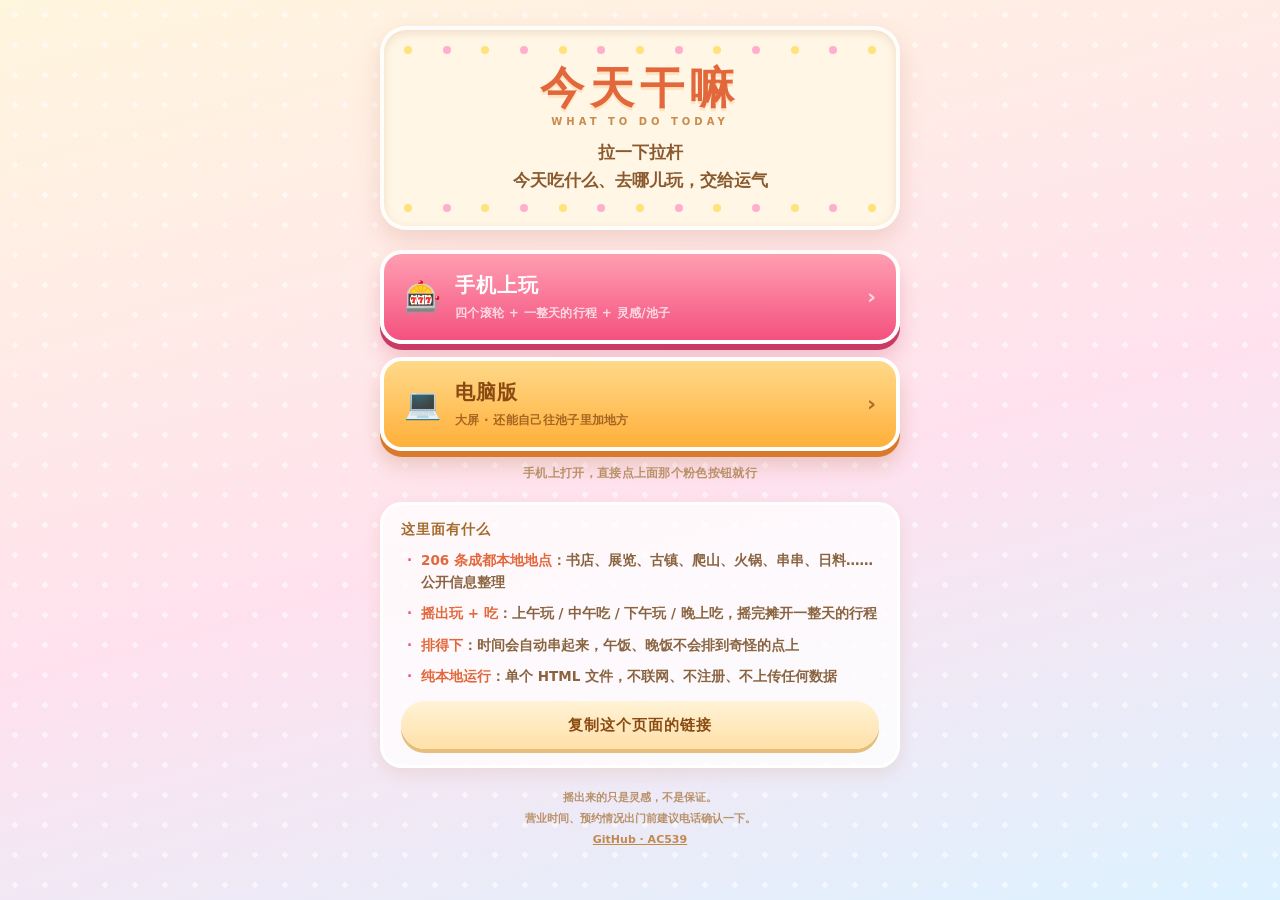
<file: index.html>
<!DOCTYPE html>
<html lang="zh-CN">
<head>
<meta charset="utf-8">
<meta name="viewport" content="width=device-width,initial-scale=1,viewport-fit=cover">
<meta name="theme-color" content="#FF9E4F">
<title>今天干嘛 · 摇一下，今天不用想</title>
<meta name="description" content="「今天干嘛」：拉一下拉杆，随机摇出今天的玩法和吃法。成都本地内容池，纯静态页面，不联网、不上传任何数据。">
<link rel="icon" href="data:image/svg+xml,%3Csvg xmlns='http://www.w3.org/2000/svg' viewBox='0 0 64 64'%3E%3Crect width='64' height='64' rx='14' fill='%23FF9E4F'/%3E%3Ccircle cx='22' cy='28' r='7' fill='%23fff'/%3E%3Ccircle cx='42' cy='28' r='7' fill='%23fff'/%3E%3Ccircle cx='22' cy='29' r='3' fill='%234A2C17'/%3E%3Ccircle cx='42' cy='29' r='3' fill='%234A2C17'/%3E%3Cpath d='M32 36l4 4-4 4-4-4z' fill='%23F4517F'/%3E%3C/svg%3E">
<style>
:root{
  --orange:#FF9E4F; --orange-d:#E07B2E; --pink:#FF8FB1; --pink-d:#F4517F;
  --cream:#FFF6E5; --brown:#7A4A21; --yellow:#FFE27A; --ink3:#B99169;
  --cute:"Yuanti SC","YouYuan","ZCOOL KuaiLe","PingFang SC","Microsoft YaHei",sans-serif;
}
*{box-sizing:border-box;-webkit-tap-highlight-color:transparent}
html,body{margin:0;padding:0}
body{
  min-height:100dvh;color:var(--brown);
  font-family:"PingFang SC","Hiragino Sans GB","Microsoft YaHei",system-ui,sans-serif;
  background:
    radial-gradient(circle, rgba(255,255,255,.55) 2.5px, transparent 3px) 0 0/30px 30px,
    linear-gradient(165deg,#FFF6DE 0%,#FFE1EE 55%,#DDF2FF 100%);
  background-attachment:fixed;
  -webkit-font-smoothing:antialiased;
  display:flex;justify-content:center;
  padding:calc(env(safe-area-inset-top,0px) + 26px) 18px calc(env(safe-area-inset-bottom,0px) + 30px);
}
.wrap{width:100%;max-width:520px;display:flex;flex-direction:column;gap:20px}

/* ---- 招牌 ---- */
.board{
  position:relative;background:var(--cream);border-radius:26px;
  padding:16px 16px 14px;text-align:center;
  border:4px solid rgba(255,255,255,.8);
  box-shadow:0 10px 24px rgba(180,90,60,.18), inset 0 3px 8px rgba(150,80,20,.14);
}
.bulbs{display:flex;justify-content:space-between;padding:0 4px}
.bulbs span{width:8px;height:8px;border-radius:50%;background:var(--yellow);animation:glow 1.2s ease-in-out infinite alternate}
.bulbs span:nth-child(even){background:#FFAFCE;animation-delay:.6s}
.bulbs:last-child{margin-top:10px}
@keyframes glow{from{opacity:.35}to{opacity:1;box-shadow:0 0 8px 2px rgba(255,200,90,.85)}}
.title{
  font-family:var(--cute);font-size:44px;font-weight:700;color:#E2683C;
  letter-spacing:6px;line-height:1.1;margin:10px 0 4px;text-shadow:0 3px 0 #FFE3C2;
}
.sub{font-size:10px;font-weight:800;letter-spacing:4px;color:#C98B4E}
.slogan{
  font-family:var(--cute);font-size:17px;font-weight:700;color:#8A5A2E;
  margin-top:12px;line-height:1.6;
}

/* ---- 入口按钮 ---- */
.doors{display:flex;flex-direction:column;gap:13px}
a.door{
  display:flex;align-items:center;gap:14px;text-decoration:none;
  padding:18px 20px;border-radius:22px;border:4px solid #fff;
  transition:transform .1s, box-shadow .1s;
}
a.door .em{font-size:30px;line-height:1;flex:0 0 auto}
a.door .tx{flex:1;min-width:0}
a.door .t1{display:block;font-family:var(--cute);font-size:20px;font-weight:700;letter-spacing:1px}
a.door .t2{display:block;font-size:12px;font-weight:700;opacity:.75;margin-top:5px;letter-spacing:.3px;line-height:1.5}
a.door .arr{font-size:22px;font-weight:800;opacity:.7}
.door.play{background:linear-gradient(180deg,#FF9FB2,#F4517F);color:#fff;box-shadow:0 6px 0 #C93A64, 0 14px 20px rgba(200,60,100,.24)}
.door.play:active{transform:translateY(5px);box-shadow:0 1px 0 #C93A64}
.door.desk{background:linear-gradient(180deg,#FFD98A,#FFB03A);color:#8A4A12;box-shadow:0 6px 0 #D97A2B, 0 14px 20px rgba(150,70,10,.2)}
.door.desk:active{transform:translateY(5px);box-shadow:0 1px 0 #D97A2B}
.hint{
  text-align:center;font-size:12px;font-weight:700;color:var(--ink3);
  letter-spacing:.3px;margin-top:-6px;
}

/* ---- 说明卡 ---- */
.card{
  background:rgba(255,255,255,.78);border:3px solid #fff;border-radius:22px;
  padding:16px 18px;box-shadow:0 6px 16px rgba(180,110,40,.12);
}
.card h2{
  margin:0 0 10px;font-size:14px;font-weight:800;color:#A56A2C;letter-spacing:1px;
  font-family:var(--cute);
}
.card ul{margin:0;padding:0;list-style:none;display:flex;flex-direction:column;gap:9px}
.card li{font-size:13.5px;font-weight:600;line-height:1.65;color:#8A6440;padding-left:20px;position:relative}
.card li::before{content:"·";position:absolute;left:6px;color:var(--pink-d);font-weight:900}
.card li b{color:#E2683C}
.linkbtn{
  margin-top:14px;width:100%;height:48px;border:0;border-radius:24px;cursor:pointer;
  background:linear-gradient(180deg,#FFF3D6,#FFE0A8);color:#8A4A12;
  box-shadow:0 4px 0 #E5BE7C;font-family:var(--cute);font-size:14.5px;font-weight:700;letter-spacing:1px;
}
.linkbtn:active{transform:translateY(3px);box-shadow:0 1px 0 #E5BE7C}
.foot{text-align:center;font-size:11px;font-weight:600;color:#B99169;line-height:1.9;padding:0 6px}
.foot a{color:#C2894F}
</style>
</head>
<body>
<div class="wrap">

  <div class="board">
    <div class="bulbs" id="bulbs1"></div>
    <div class="title">今天干嘛</div>
    <div class="sub">WHAT TO DO TODAY</div>
    <div class="slogan">拉一下拉杆<br>今天吃什么、去哪儿玩，交给运气</div>
    <div class="bulbs" id="bulbs2"></div>
  </div>

  <div class="doors">
    <a class="door play" href="play.html">
      <span class="em">🎰</span>
      <span class="tx">
        <span class="t1">手机上玩</span>
        <span class="t2">四个滚轮 + 一整天的行程 + 灵感/池子</span>
      </span>
      <span class="arr">›</span>
    </a>
    <a class="door desk" href="desktop.html">
      <span class="em">💻</span>
      <span class="tx">
        <span class="t1">电脑版</span>
        <span class="t2">大屏 · 还能自己往池子里加地方</span>
      </span>
      <span class="arr">›</span>
    </a>
  </div>
  <div class="hint">手机上打开，直接点上面那个粉色按钮就行</div>

  <div class="card">
    <h2>这里面有什么</h2>
    <ul>
      <li><b>206 条成都本地地点</b>：书店、展览、古镇、爬山、火锅、串串、日料……公开信息整理</li>
      <li><b>摇出玩 + 吃</b>：上午玩 / 中午吃 / 下午玩 / 晚上吃，摇完摊开一整天的行程</li>
      <li><b>排得下</b>：时间会自动串起来，午饭、晚饭不会排到奇怪的点上</li>
      <li><b>纯本地运行</b>：单个 HTML 文件，不联网、不注册、不上传任何数据</li>
    </ul>
    <button class="linkbtn" id="btnCopy">复制这个页面的链接</button>
  </div>

  <div class="foot">
    摇出来的只是灵感，不是保证。<br>
    营业时间、预约情况出门前建议电话确认一下。<br>
    <a href="https://github.com/AC539" id="repoLink">GitHub · AC539</a>
  </div>

</div>

<script>
(function () {
  /* 招牌上下两排小灯泡 */
  [['bulbs1', 13], ['bulbs2', 13]].forEach(function (cfg) {
    var box = document.getElementById(cfg[0]), html = '';
    for (var i = 0; i < cfg[1]; i++) html += '<span></span>';
    box.innerHTML = html;
  });

  /* 复制当前链接（https 下 navigator.clipboard 可用；file:// 下退化成选中） */
  var btn = document.getElementById('btnCopy');
  btn.addEventListener('click', function () {
    var url = location.href;
    var done = function (okText) {
      btn.textContent = okText;
      setTimeout(function () { btn.textContent = '复制这个页面的链接'; }, 1800);
    };
    if (navigator.clipboard && window.isSecureContext) {
      navigator.clipboard.writeText(url).then(function () { done('已复制 ✓ 发给要一起出门的人'); },
                                              function () { fallback(url); });
    } else {
      fallback(url);
    }
    function fallback(u) {
      var ta = document.createElement('textarea');
      ta.value = u; ta.style.position = 'fixed'; ta.style.opacity = '0';
      document.body.appendChild(ta); ta.select();
      var ok = false;
      try { ok = document.execCommand('copy'); } catch (e) { ok = false; }
      document.body.removeChild(ta);
      done(ok ? '已复制 ✓ 发给要一起出门的人' : '长按地址栏复制吧');
    }
  });
})();
</script>
</body>
</html>
</file>
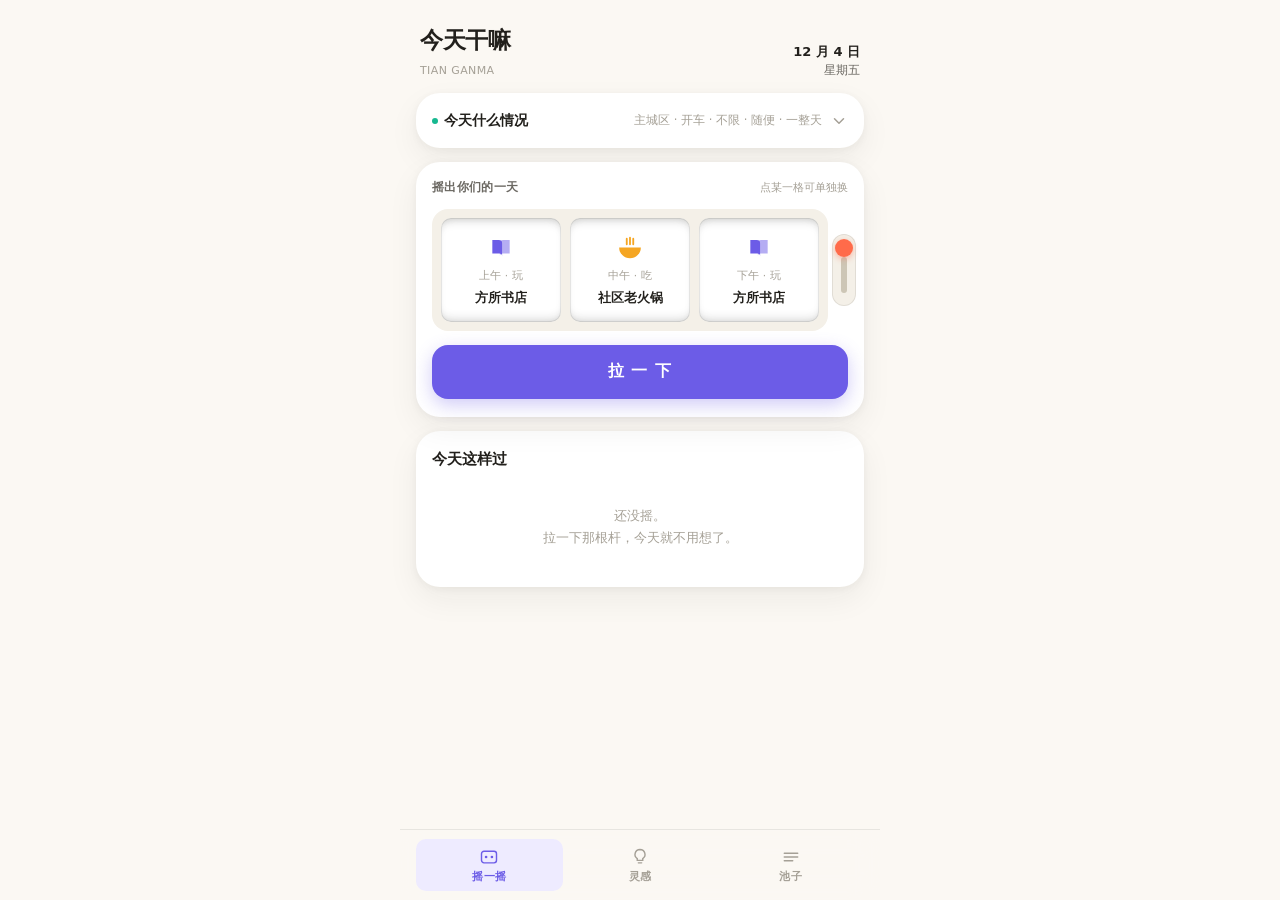
<file: desktop.html>
<!DOCTYPE html>
<html lang="zh-CN">
<head>
<meta charset="utf-8">
<meta name="viewport" content="width=device-width,initial-scale=1,viewport-fit=cover">
<meta name="theme-color" content="#FBF8F3">
<meta name="apple-mobile-web-app-capable" content="yes">
<meta name="apple-mobile-web-app-status-bar-style" content="default">
<meta name="apple-mobile-web-app-title" content="今天干嘛">
<title>今天干嘛</title>
<!-- 内联图标：零请求，本地和线上都不会去要 /favicon.ico（那个会 404） -->
<link rel="icon" href="data:image/svg+xml,%3Csvg xmlns='http://www.w3.org/2000/svg' viewBox='0 0 64 64'%3E%3Crect width='64' height='64' rx='14' fill='%23FF9E4F'/%3E%3Ccircle cx='22' cy='28' r='7' fill='%23fff'/%3E%3Ccircle cx='42' cy='28' r='7' fill='%23fff'/%3E%3Ccircle cx='22' cy='29' r='3' fill='%234A2C17'/%3E%3Ccircle cx='42' cy='29' r='3' fill='%234A2C17'/%3E%3Cpath d='M32 36l4 4-4 4-4-4z' fill='%23F4517F'/%3E%3C/svg%3E">
<link rel="apple-touch-icon" href="apple-touch-icon.png">
<style>
:root{
  --bg:#FBF8F3; --surface:#FFFFFF; --surface2:#F4F0E8;
  --ink:#22201C; --ink2:#6B6862; --ink3:#A5A096;
  --line:rgba(34,32,28,.09); --line2:rgba(34,32,28,.16);
  --purple:#6C5CE7; --purple-s:#EEEBFF;
  --coral:#FF6B4A; --coral-s:#FFEDE8;
  --mint:#17B890; --mint-s:#E3F7F1;
  --amber:#F5A623; --amber-s:#FFF3E0;
  --blue:#3B8DF0; --blue-s:#E7F1FE;
  --r-l:24px; --r-m:16px; --r-s:10px;
  --sh:0 2px 8px rgba(34,32,28,.05), 0 12px 32px rgba(34,32,28,.06);
}
*{box-sizing:border-box;-webkit-tap-highlight-color:transparent}
html,body{margin:0;padding:0}
body{
  background:var(--bg); color:var(--ink);
  font-family:system-ui,-apple-system,"PingFang SC","Hiragino Sans GB","Microsoft YaHei",sans-serif;
  font-size:15px; line-height:1.6;
  -webkit-font-smoothing:antialiased;
  overscroll-behavior-y:none;
}
button{font-family:inherit;font-size:inherit;color:inherit;border:0;background:none;cursor:pointer}
input,textarea,select{font-family:inherit;font-size:inherit;color:inherit}
.hide{display:none !important}

#app{max-width:480px;margin:0 auto;padding:0 16px 100px;position:relative}

/* ---------- 顶栏 ---------- */
.top{display:flex;align-items:flex-end;justify-content:space-between;padding:22px 4px 14px}
.top h1{margin:0;font-size:23px;font-weight:700;letter-spacing:-.3px}
.top h1 small{display:block;font-size:11px;font-weight:500;color:var(--ink3);letter-spacing:.4px;margin-top:3px}
.top .date{font-size:12px;color:var(--ink2);text-align:right;line-height:1.5}
.top .date b{display:block;font-size:13px;color:var(--ink);font-weight:600}

/* ---------- 通用卡 ---------- */
.card{background:var(--surface);border-radius:var(--r-l);box-shadow:var(--sh);padding:16px;margin-bottom:14px}
.card-t{display:flex;align-items:center;justify-content:space-between;margin-bottom:12px}
.card-t h2{margin:0;font-size:15px;font-weight:600}
.card-t .lnk{font-size:12px;color:var(--purple);font-weight:500}

/* ---------- 折叠条件 ---------- */
.cond-head{display:flex;align-items:center;justify-content:space-between;cursor:pointer;user-select:none}
.cond-head h2{margin:0;font-size:14px;font-weight:600;display:flex;align-items:center;gap:6px}
.cond-dot{width:6px;height:6px;border-radius:50%;background:var(--mint)}
.cond-sum{font-size:11.5px;color:var(--ink3);flex:1;text-align:right;margin-right:8px;overflow:hidden;text-overflow:ellipsis;white-space:nowrap}
.cond-head .chev{width:18px;height:18px;flex:0 0 18px;transition:transform .25s;color:var(--ink3)}
.cond.open .chev{transform:rotate(180deg)}
.cond-body{display:none;margin-top:14px;padding-top:14px;border-top:1px dashed var(--line)}
.cond.open .cond-body{display:block}
.row{margin-bottom:12px}
.row:last-child{margin-bottom:0}
.row>label{display:block;font-size:11.5px;color:var(--ink3);font-weight:500;margin-bottom:7px}
.chips{display:flex;flex-wrap:wrap;gap:7px}
.chip{
  padding:7px 13px;border-radius:999px;background:var(--surface2);color:var(--ink2);
  font-size:12.5px;font-weight:500;border:1px solid transparent;transition:.16s;line-height:1.3;
}
.chip:active{transform:scale(.95)}
.chip.on{background:var(--purple);color:#fff;border-color:var(--purple)}

/* ---------- 老虎机 ---------- */
.machine{
  position:relative;background:var(--surface);border-radius:var(--r-l);
  box-shadow:var(--sh);padding:16px 16px 18px;margin-bottom:14px;
  transition:transform .12s;
}
.machine.rolling{animation:rumble .13s linear infinite}
@keyframes rumble{
  0%{transform:translate(0,0) rotate(0)}
  25%{transform:translate(-1.4px,.6px) rotate(-.16deg)}
  50%{transform:translate(1.2px,-.8px) rotate(.16deg)}
  75%{transform:translate(-.8px,-.5px) rotate(.1deg)}
  100%{transform:translate(.9px,.7px) rotate(-.1deg)}
}
.machine-t{display:flex;align-items:center;justify-content:space-between;margin-bottom:12px}
.machine-t .lb{font-size:12px;font-weight:600;color:var(--ink2);letter-spacing:.3px}
.machine-t .hint{font-size:11px;color:var(--ink3)}

.reels{
  display:flex;gap:9px;background:var(--surface2);
  border-radius:var(--r-m);padding:9px;position:relative;
  margin-right:20px;
}
.reel{
  flex:1;height:104px;overflow:hidden;position:relative;
  background:var(--surface);border-radius:var(--r-s);
  box-shadow:inset 0 0 0 1px var(--line), inset 0 2px 6px rgba(34,32,28,.05);
}
.reel .strip{position:absolute;left:0;right:0;top:0;will-change:transform}
.cell{
  height:104px;display:flex;flex-direction:column;align-items:center;justify-content:center;
  gap:6px;padding:6px 5px;text-align:center;
}
.cell .ic{width:26px;height:26px;flex:0 0 26px;color:var(--ink3)}
.cell .ic svg{width:26px;height:26px;display:block}
.cell .tag{font-size:10.5px;color:var(--ink3);font-weight:500;letter-spacing:.2px}
.cell .nm{font-size:12.5px;font-weight:600;line-height:1.25;word-break:break-all;
  display:-webkit-box;-webkit-line-clamp:3;-webkit-box-orient:vertical;overflow:hidden}
.reel::after{
  content:"";position:absolute;inset:0;pointer-events:none;border-radius:var(--r-s);
  box-shadow:inset 0 10px 12px -10px rgba(34,32,28,.28), inset 0 -10px 12px -10px rgba(34,32,28,.28);
}
.reel.win{animation:pop .42s cubic-bezier(.34,1.56,.64,1)}
@keyframes pop{0%{transform:scale(1)}45%{transform:scale(1.07)}100%{transform:scale(1)}}

.lever{position:absolute;right:8px;top:72px;width:24px;height:72px;z-index:3;
  cursor:grab;touch-action:none;border-radius:12px;background:var(--surface2);
  box-shadow:inset 0 0 0 1px var(--line);
  display:flex;flex-direction:column;align-items:center;padding-top:5px}
.lever .knob{width:18px;height:18px;flex:0 0 18px;border-radius:50%;background:var(--coral);
  box-shadow:0 2px 6px rgba(255,107,74,.45);transition:transform .18s cubic-bezier(.34,1.56,.64,1);
  position:relative;z-index:2}
.lever .stick{width:6px;height:36px;border-radius:3px;background:#CDC6B6;transition:height .16s}
.lever.pulled .knob{transform:translateY(16px)}
.lever.pulled .stick{height:20px}

.spin-btn{
  width:100%;height:54px;margin-top:14px;border-radius:var(--r-m);
  background:var(--purple);color:#fff;font-size:16px;font-weight:700;letter-spacing:1px;
  box-shadow:0 6px 18px rgba(108,92,231,.32);transition:.14s;
  display:flex;align-items:center;justify-content:center;gap:8px;
}
.spin-btn:active{transform:translateY(2px) scale(.985);box-shadow:0 2px 8px rgba(108,92,231,.28)}
.spin-btn:disabled{opacity:.5;box-shadow:none}

/* ---------- 时间轴 ---------- */
.plan-empty{text-align:center;color:var(--ink3);font-size:13px;padding:22px 10px;line-height:1.7}
.tl{position:relative;padding-left:4px}
.tl-row{display:flex;gap:11px;padding:11px 0;border-bottom:1px solid var(--line)}
.tl-row:last-child{border-bottom:0}
.tl-time{width:42px;flex:0 0 42px;font-size:12px;font-weight:600;color:var(--ink2);
  font-variant-numeric:tabular-nums;padding-top:2px}
.tl-rail{width:9px;flex:0 0 9px;display:flex;flex-direction:column;align-items:center;padding-top:5px}
.tl-rail i{width:9px;height:9px;border-radius:50%;display:block}
.tl-rail s{flex:1;width:1.5px;background:var(--line);display:block;margin-top:3px}
.tl-row:last-child .tl-rail s{display:none}
.tl-body{flex:1;min-width:0}
.tl-body .k{font-size:10.5px;color:var(--ink3);font-weight:600;letter-spacing:.4px}
.tl-body .v{font-size:14.5px;font-weight:600;line-height:1.35;margin-top:1px;word-break:break-all}
.tl-body .p{font-size:12px;color:var(--ink2);margin-top:3px;line-height:1.5}
.tl-acts{display:flex;gap:8px;margin-top:6px;flex-wrap:wrap}
.mini{font-size:11.5px;font-weight:500;color:var(--purple);padding:4px 9px;
  background:var(--purple-s);border-radius:999px}
.mini.gray{color:var(--ink2);background:var(--surface2)}

.plan-acts{display:flex;gap:9px;margin-top:14px}
.plan-acts button{flex:1;height:42px;border-radius:var(--r-s);font-size:13.5px;font-weight:600;
  background:var(--surface2);color:var(--ink);transition:.14s}
.plan-acts button:active{transform:scale(.97)}
.plan-acts button.pri{background:var(--ink);color:#fff}

/* ---------- 标签 ---------- */
.tags{display:flex;flex-wrap:wrap;gap:5px;margin-top:6px}
.tg{font-size:10.5px;padding:2.5px 7px;border-radius:5px;background:var(--surface2);color:var(--ink2);font-weight:500}
.tg.p{background:var(--purple-s);color:#5A4BD1}
.tg.c{background:var(--coral-s);color:#E0522F}
.tg.m{background:var(--mint-s);color:#0E8E6E}
.tg.a{background:var(--amber-s);color:#B87914}
.tg.b{background:var(--blue-s);color:#2C74CE}

/* ---------- 灵感/池子列表 ---------- */
.item{display:flex;gap:11px;padding:12px 0;border-bottom:1px solid var(--line);align-items:flex-start}
.item:last-child{border-bottom:0}
.item .bul{width:34px;height:34px;flex:0 0 34px;border-radius:10px;display:flex;
  align-items:center;justify-content:center;font-size:11px;font-weight:700}
.item .bul.p{background:var(--blue-s);color:#2C74CE}
.item .bul.e{background:var(--coral-s);color:#E0522F}
.item .bd{flex:1;min-width:0}
.item .bd .h{font-size:14px;font-weight:600;line-height:1.35}
.item .bd .s{font-size:11.5px;color:var(--ink3);margin-top:2px}
.item .bd .t{font-size:12.5px;color:var(--ink2);margin-top:4px;line-height:1.5}
.item .op{display:flex;flex-direction:column;gap:6px;flex:0 0 auto}
.icon-btn{width:30px;height:30px;border-radius:9px;background:var(--surface2);
  display:flex;align-items:center;justify-content:center;transition:.14s}
.icon-btn:active{transform:scale(.9)}
.icon-btn svg{width:15px;height:15px}
.icon-btn.add{background:var(--mint-s)}
.icon-btn.del{background:var(--coral-s)}

/* ---------- 输入 ---------- */
textarea{width:100%;min-height:92px;padding:12px;border-radius:var(--r-s);
  border:1px solid var(--line2);background:var(--surface2);resize:vertical;line-height:1.6;outline:none}
textarea:focus{border-color:var(--purple);background:#fff}
input[type=text],input[type=password],select{width:100%;height:42px;padding:0 12px;border-radius:var(--r-s);
  border:1px solid var(--line2);background:var(--surface2);outline:none}
input:focus,select:focus{border-color:var(--purple);background:#fff}
textarea::placeholder,input::placeholder{color:var(--ink3)}
.btn-row{display:flex;gap:9px;margin-top:10px}
.btn-row button{flex:1;height:44px;border-radius:var(--r-s);font-size:14px;font-weight:600;transition:.14s}
.btn-row button:active{transform:scale(.97)}
.btn-pri{background:var(--purple);color:#fff;box-shadow:0 4px 12px rgba(108,92,231,.26)}
.btn-sec{background:var(--surface2);color:var(--ink)}
.btn-g{flex:1;height:42px;border-radius:var(--r-s);background:var(--surface2);font-size:13px;font-weight:600}

/* ---------- 底栏导航 ---------- */
.nav{
  position:fixed;left:50%;transform:translateX(-50%);bottom:0;
  width:100%;max-width:480px;padding:9px 16px calc(9px + env(safe-area-inset-bottom));
  background:rgba(251,248,243,.92);backdrop-filter:blur(14px);
  border-top:1px solid var(--line);display:flex;gap:4px;z-index:50;
}
.nav button{flex:1;height:52px;border-radius:var(--r-s);display:flex;flex-direction:column;
  align-items:center;justify-content:center;gap:3px;color:var(--ink3);transition:.16s}
.nav button.on{color:var(--purple);background:var(--purple-s)}
.nav button svg{width:20px;height:20px}
.nav button span{font-size:10.5px;font-weight:600;letter-spacing:.3px}

/* ---------- toast ---------- */
#toast{position:fixed;left:50%;bottom:96px;transform:translate(-50%,14px);
  background:rgba(34,32,28,.9);color:#fff;font-size:13px;font-weight:500;
  padding:10px 18px;border-radius:999px;opacity:0;pointer-events:none;
  transition:.28s;z-index:99;max-width:86%;text-align:center}
#toast.on{opacity:1;transform:translate(-50%,0)}

/* ---------- 空态 ---------- */
.empty{text-align:center;padding:34px 16px;color:var(--ink3);font-size:13px;line-height:1.8}
.empty b{display:block;font-size:14px;color:var(--ink2);margin-bottom:5px;font-weight:600}

.note{font-size:11.5px;color:var(--ink3);line-height:1.6;margin-top:10px;
  padding:9px 11px;background:var(--surface2);border-radius:var(--r-s)}
.seg{display:flex;background:var(--surface2);border-radius:var(--r-s);padding:3px;gap:3px;margin-bottom:12px}
.seg button{flex:1;height:34px;border-radius:7px;font-size:12.5px;font-weight:600;color:var(--ink2);transition:.16s}
.seg button.on{background:var(--surface);color:var(--ink);box-shadow:0 1px 4px rgba(34,32,28,.08)}

</style>
</head>
<body>

<div id="app">
  <div class="top">
    <h1>今天干嘛<small>TIAN GANMA</small></h1>
    <div class="date"><b id="dToday">—</b><span id="dWeek">—</span></div>
  </div>

  <main>
    <section id="pgRoll">

      <div class="card cond" id="condCard">
        <div class="cond-head" id="condHead">
          <h2><span class="cond-dot"></span>今天什么情况</h2>
          <span class="cond-sum" id="condSum"></span>
          <svg class="chev" viewBox="0 0 24 24" fill="none"><path d="M6 9l6 6 6-6" stroke="currentColor" stroke-width="2" stroke-linecap="round" stroke-linejoin="round"/></svg>
        </div>
        <div class="cond-body">
          <div class="row"><label>活动范围</label><div class="chips" data-k="scope">
            <button class="chip" data-v="city">主城区</button>
            <button class="chip" data-v="near">含近郊</button>
            <button class="chip" data-v="any">不限</button>
          </div></div>
          <div class="row"><label>怎么去</label><div class="chips" data-k="traffic">
            <button class="chip" data-v="car">开车</button>
            <button class="chip" data-v="metro">地铁</button>
            <button class="chip" data-v="walk">走路</button>
          </div></div>
          <div class="row"><label>人均预算</label><div class="chips" data-k="budget">
            <button class="chip" data-v="0">不限</button>
            <button class="chip" data-v="1">50 内</button>
            <button class="chip" data-v="2">100 内</button>
            <button class="chip" data-v="3">200 内</button>
          </div></div>
          <div class="row"><label>今天的状态</label><div class="chips" data-k="energy">
            <button class="chip" data-v="chill">躺平</button>
            <button class="chip" data-v="any">随便</button>
            <button class="chip" data-v="active">想动</button>
          </div></div>
          <div class="row"><label>玩多久</label><div class="chips" data-k="len">
            <button class="chip" data-v="full">一整天</button>
            <button class="chip" data-v="half">半天</button>
          </div></div>
          <div class="row"><label>摇过的</label><div class="chips" data-k="repeat">
            <button class="chip" data-v="norepeat">不再出现</button>
            <button class="chip" data-v="allow">允许重复</button>
          </div></div>
          <div class="row">
            <label>附近实时数据（可选）</label>
            <input type="password" id="amapKey" placeholder="高德 Web 服务 Key，不填就用本地池">
            <div class="btn-row">
              <button class="btn-g" id="btnLive">拉取附近</button>
              <button class="btn-g" id="btnLiveClear">清空实时数据</button>
            </div>
            <div class="note" id="liveNote">不填也能用。</div>
          </div>
        </div>
      </div>

      <div class="machine" id="machine">
        <div class="machine-t">
          <span class="lb">摇出你们的一天</span>
          <span class="hint">点某一格可单独换</span>
        </div>
        <div class="reels" id="reels">
          <div class="reel" data-type="p" data-label="上午 · 玩"><div class="strip"></div></div>
          <div class="reel" data-type="e" data-label="中午 · 吃"><div class="strip"></div></div>
          <div class="reel" data-type="p" data-label="下午 · 玩"><div class="strip"></div></div>
        </div>
        <div class="lever" id="lever"><div class="knob"></div><div class="stick"></div></div>
        <button class="spin-btn" id="btnSpin">拉 一 下</button>
      </div>

      <div class="card">
        <div class="card-t">
          <h2>今天这样过</h2>
          <span class="lnk" id="planCount"></span>
        </div>
        <div id="planBox"><div class="plan-empty">还没摇。<br>拉一下那根杆，今天就不用想了。</div></div>
        <div class="plan-acts" id="planActs" style="display:none">
          <button id="btnRerollAll">全部重摇</button>
          <button id="btnCopyPlan">复制计划</button>
          <button class="pri" id="btnSaveCombo">存进池子</button>
        </div>
      </div>
    </section>

    <section id="pgIdea" class="hide">
      <div class="card">
        <div class="card-t"><h2>粘贴一个点子进来</h2></div>
        <textarea id="pasteBox" placeholder="刷到好玩的、朋友推荐的，直接粘在这里。一行一个，用句号分开也行。"></textarea>
        <div class="btn-row">
          <button class="btn-sec" id="btnPasteClear">清空</button>
          <button class="btn-pri" id="btnParse">解析成条目</button>
        </div>
      </div>

      <div class="card" id="candCard" style="display:none">
        <div class="card-t"><h2>待确认</h2><span class="lnk" id="candCount"></span></div>
        <div id="candBox"></div>
        <div class="btn-row"><button class="btn-pri" id="btnCandAll">全部加进池子</button></div>
      </div>

      <div class="card">
        <div class="card-t"><h2>换一批灵感</h2><span class="lnk" id="btnMoreIdeas">换一批</span></div>
        <div id="ideaBox"></div>
        <div class="note">标「报道」的是从公开报道整理的，标「AI」的是生成的。去之前都建议先搜一下确认还在不在。</div>
      </div>
    </section>

    <section id="pgPool" class="hide">
      <div class="card">
        <input type="text" id="poolSearch" placeholder="搜名字 / 区域 / 标签" style="margin-bottom:12px">
        <div class="seg" id="poolSeg">
          <button class="on" data-v="all">全部</button>
          <button data-v="p">玩的</button>
          <button data-v="e">吃的</button>
          <button data-v="u">我加的</button>
          <button data-v="x">拉黑</button>
        </div>
        <div id="poolBox"></div>
      </div>

      <div class="card">
        <div class="card-t"><h2>手动加一条</h2></div>
        <input type="text" id="addName" placeholder="名字，比如「家楼下新开的串串」">
        <div class="chips" id="addType" style="margin-top:10px">
          <button class="chip on" data-v="p">玩的</button>
          <button class="chip" data-v="e">吃的</button>
        </div>
        <div class="btn-row"><button class="btn-pri" id="btnAdd">加进池子</button></div>
      </div>

      <div class="card">
        <div class="card-t"><h2>收藏的组合</h2><span class="lnk" id="comboClear">清空</span></div>
        <div id="comboBox"></div>
      </div>

      <div class="card">
        <div class="card-t"><h2>维护</h2></div>
        <div class="btn-row">
          <button class="btn-sec" id="btnResetRecent">清空「摇过的」</button>
          <button class="btn-sec" id="btnResetAll">恢复出厂</button>
        </div>
        <div class="note" id="statNote"></div>
      </div>
    </section>
  </main>

  <nav class="nav" id="nav">
    <button data-p="roll" class="on">
      <svg viewBox="0 0 24 24" fill="none"><rect x="3" y="5" width="18" height="14" rx="3" stroke="currentColor" stroke-width="1.7"/><circle cx="8.5" cy="12" r="1.6" fill="currentColor"/><circle cx="15.5" cy="12" r="1.6" fill="currentColor"/></svg>
      <span>摇一摇</span>
    </button>
    <button data-p="idea">
      <svg viewBox="0 0 24 24" fill="none"><path d="M12 3a6 6 0 0 0-3.3 11v2h6.6v-2A6 6 0 0 0 12 3Z" stroke="currentColor" stroke-width="1.7"/><path d="M10 19h4" stroke="currentColor" stroke-width="1.7" stroke-linecap="round"/></svg>
      <span>灵感</span>
    </button>
    <button data-p="pool">
      <svg viewBox="0 0 24 24" fill="none"><path d="M4 7.5h16M4 12h16M4 16.5h10" stroke="currentColor" stroke-width="1.9" stroke-linecap="round"/></svg>
      <span>池子</span>
    </button>
  </nav>
</div>

<div id="toast"></div>

<script>
/* 今天干嘛 · 内容池 v1 · 2026-09-25
   格式 [名称, 类型, 子类, 区域, 价位1-3, 时长h, 标签, 贴士]
   类型: p=玩 e=吃
   来源说明: 本池由公开信息整理而成, 营业状态可能变化, 出门前建议电话确认。
   新增条目请直接往对应数组里加, 然后重跑 build.py。 */

window.POOL_RAW = [

/* ============ 玩 · 书店阅读 ============ */
["方所书店",           "p","书店","锦江",2,2,  "室内,安静,出片",        "太古里负一层, 傍晚人少, 看完书直接上楼吃饭"],
["几何书店",           "p","书店","成华",2,2,  "室内,安静,出片",        "猛追湾那家是洞穴式设计, 适合拍照"],
["钟书阁",             "p","书店","高新",2,1.5,"室内,出片",              "镜面天花板, 周末进门要排队"],
["西西弗书店",         "p","书店","锦江",2,1,  "室内,安静",              "商场里最好找, 随便翻翻就走"],
["一苇书坊",           "p","书店","青羊",1,2,  "室内,安静,小众",        "宽窄巷子附近的独立书店, 有猫"],
["读本屋",             "p","书店","锦江",1,1.5,"室内,安静,小众",        "镋钯街里面, 书选得不错"],

/* ============ 玩 · 展览博物馆 ============ */
["天府艺术公园美术馆", "p","展览","金牛",1,2.5,"室内,免费,出片,雨天友好","免预约直接进, A区穹顶展厅光影好, 逛完湖边喝咖啡"],
["成都博物馆",         "p","博物馆","青羊",1,2.5,"室内,免费,雨天友好",  "天府广场旁, 周一闭馆, 记得提前约票"],
["成都自然博物馆",     "p","博物馆","成华",2,2.5,"室内,亲子,雨天友好",  "理工大旁边, 恐龙化石是主角, 周末人多"],
["四川博物院",         "p","博物馆","青羊",1,2,  "室内,免费,安静",      "浣花溪边, 人比成都博物馆少, 看得舒服"],
["成都当代影像馆",     "p","展览","金牛",2,1.5,"室内,安静,出片",        "华侨城那边, 摄影展为主, 人不多"],
["A4美术馆",           "p","展览","天府",2,1.5,"室内,安静,出片",        "麓湖生态城里, 看完可以沿湖走走"],
["蓝顶艺术中心",       "p","展览","锦江",2,1.5,"室内,安静,小众",        "三圣乡, 当代艺术聚集地, 看运气赶上开放"],
["成都画院",           "p","展览","青羊",1,1,  "室内,免费,安静",        "宽窄巷子旁边, 很小很安静, 顺路逛"],
["成都科幻馆",         "p","展览","郫都",2,2.5,"室内,出片,需要预约",    "周末晚八点有无人机表演, 票要提前三天在公众号约"],
["川菜博物馆",         "p","博物馆","郫都",2,2,  "室内,体验,雨天友好",  "里面有全天自助小吃街, 真能吃一整天"],
["成都美术馆",         "p","展览","青羊",1,2,  "室内,免费,安静",        "天府艺术公园旁边, 常设展免费看"],
["建川博物馆聚落",     "p","博物馆","大邑",2,4,  "室内外,历史,体力活",  "安仁古镇那一片, 馆太多一天看不完"],
["成都武侯祠",         "p","博物馆","武侯",2,2,  "室内外,历史,游客多",  "红墙竹影那段最出片, 和锦里连着逛"],
["杜甫草堂",           "p","博物馆","青羊",2,2,  "室内外,历史,安静",    "往里走比门口安静得多, 旁边就是浣花溪"],

/* ============ 玩 · 公园户外 ============ */
["桂溪生态公园",       "p","公园","高新",1,2,  "户外,免费,轻运动,出片","天府大道边上, 草坪大, 适合野餐和滑板"],
["青龙湖湿地公园",     "p","公园","成华",1,2.5,"户外,免费,轻运动,骑行","环湖骑一圈正好, 门口有租车的"],
["兴隆湖",             "p","户外","天府",1,2.5,"户外,免费,轻运动,出片","湖很大, 日落好看, 周末人不少"],
["白鹭湾湿地公园",     "p","公园","锦江",1,2,  "户外,免费,安静,骑行",  "三圣乡旁边, 人少, 适合什么都不干"],
["人民公园",           "p","公园","青羊",1,1.5,"户外,免费,躺平,体验",  "鹤鸣茶社喝盖碗茶加采耳, 最成都的一下午"],
["望江楼公园",         "p","公园","武侯",1,1.5,"户外,免费,安静",        "竹子多, 人不多, 适合慢慢走"],
["浣花溪公园",         "p","公园","青羊",1,1.5,"户外,免费,安静",        "跟杜甫草堂挨着, 两个一起逛正好"],
["东湖公园",           "p","公园","锦江",1,1.5,"户外,免费,出片",        "城里最近的湖, 傍晚跑步的人很多"],
["塔子山公园",         "p","公园","成华",1,1.5,"户外,免费,亲子",        "有野餐区, 周末带垫子来的人多"],
["交子公园",           "p","公园","高新",1,1.5,"户外,免费,夜晚",        "晚上有灯光秀, 双塔下面"],
["天府绿道",           "p","户外","不限",1,3,  "户外,免费,轻运动,骑行",  "随便找一段入口, 骑到累为止"],
["龙泉山看日落",       "p","户外","龙泉",1,3,  "户外,免费,出片",        "开车上山, 日落后天黑路滑慢点开"],
["麓客岛",             "p","户外","天府",2,3,  "户外,出片,遛娃",        "麓湖里的小岛, 有草坪有集市"],
["三圣乡花市",         "p","户外","锦江",1,2,  "户外,免费,出片",        "买两把花回家, 比市区便宜很多"],
["青龙湖观鸟",         "p","户外","成华",1,2,  "户外,免费,安静",        "冬天候鸟多, 带个望远镜"],
["锦城湖公园",         "p","公园","高新",1,2,  "户外,免费,轻运动",      "环湖跑道好, 适合跑步和骑车"],
["非遗博览园",         "p","公园","青羊",1,2,  "户外,免费,小众",        "人少地大, 春天花开的时候最好"],
["音乐百花谷",         "p","户外","新都",2,3,  "户外,出片",            "花海为主, 季节性强, 去之前看看花期"],

/* ============ 玩 · 街区园区 ============ */
["东郊记忆",           "p","园区","成华",1,3,  "户外,出片,免费,热闹",  "老厂区改造, 红砖厂房和成都墙, 常有漫展市集"],
["U37创意仓库",        "p","园区","锦江",1,1.5,"户外,出片,小众",        "水碾河那边, 小店和文创, 人比东郊少"],
["铁像寺水街",         "p","街区","高新",2,2,  "户外,出片,茶馆",        "古风建筑配商业, 喝茶吃饭都在一条街上"],
["镋钯街",             "p","街区","锦江",2,1.5,"户外,出片,咖啡",        "成都小泰国, 独立咖啡馆和买手店密集"],
["青莲上街",           "p","街区","锦江",2,1.5,"户外,出片,小众",        "社区小店一条街, 适合边逛边喝"],
["抚琴小区老巷",       "p","街区","金牛",1,1.5,"户外,烟火气,免费,小吃","五块钱喝一下午盖碗茶, 傍晚夜市糖油果子现炸"],
["建设路小吃街",       "p","街区","成华",1,1.5,"户外,小吃,热闹",        "电子科大旁边, 晚上才出摊, 排队是常态"],
["太古里",             "p","街区","锦江",2,2,  "户外,出片,逛街",        "白天拍照晚上灯光好, 什么时候人都多"],
["宽窄巷子",           "p","街区","青羊",1,1.5,"户外,游客多,出片",      "游客多但确实好看, 往旁边柿子巷走人少"],
["锦里",               "p","街区","武侯",1,1.5,"户外,游客多,出片,夜晚","晚上红灯笼亮起来好看, 和武侯祠连着逛"],
["香香巷望平街",       "p","街区","成华",1,1.5,"户外,免费,出片,夜生活","猛追湾河边, 咖啡馆和酒吧挤在一条街上"],
["东门市井",           "p","街区","成华",1,1.5,"户外,免费,出片,体验",  "老成都街景复刻, 有川剧变脸和盖碗茶"],
["文殊院街区",         "p","街区","青羊",1,1.5,"户外,免费,安静",        "庙里安静, 旁边小吃街热闹, 一动一静"],
["青羊宫",             "p","街区","青羊",1,1,  "户外,免费,安静,历史",  "门票十块, 里面很清静"],
["大慈寺",             "p","街区","锦江",1,1,  "户外,免费,安静",        "就在太古里里面, 闹中取静"],
["川大望江校区",       "p","街区","武侯",1,1.5,"户外,免费,安静",        "老校区树多, 走一圈很舒服"],

/* ============ 玩 · 夜生活演出 ============ */
["玉林路小酒馆",       "p","夜生活","武侯",2,3,  "夜生活,热闹,需要预约","就是歌里那个, 听现场要早点去占位"],
["九眼桥酒吧街",       "p","夜生活","锦江",2,3,  "夜生活,热闹",        "河边一整条, 挑一家有驻场的坐坐"],
["339电视塔片区",      "p","夜生活","成华",2,3,  "夜生活,热闹,出片",    "塔下面一圈酒吧和Livehouse, 晚上才热闹"],
["正火艺术中心",       "p","演出","成华",2,3,  "夜生活,演出,需要预约","东郊记忆里面, 看乐队演出, 提前买票"],
["小酒馆空间",         "p","演出","武侯",2,2.5,"夜生活,演出,需要预约","玉林那边的新场地, 独立乐队多"],
["过载喜剧",           "p","演出","锦江",1,2,  "室内,演出,需要预约",  "成都本土脱口秀, 小剧场, 票不贵但抢手"],
["成都城市音乐厅",     "p","演出","武侯",2,2.5,"室内,演出,需要预约",  "音乐会为主, 穿得正式点不违和"],
["四川大剧院",         "p","演出","青羊",2,2.5,"室内,演出,需要预约",  "话剧舞剧为主, 天府广场附近"],
["繁星戏剧村",         "p","演出","锦江",2,2,  "室内,演出",            "小剧场话剧和沉浸式戏剧, 票价便宜"],
["东郊记忆演艺中心",   "p","演出","成华",2,2.5,"室内,演出,需要预约",  "音乐剧和live都有, 看排期"],
["成都城市音乐坊",     "p","夜生活","武侯",2,2,  "夜生活,音乐,出片",    "晚上有街头演出, 随便走走听听"],
["天府双塔灯光秀",     "p","夜生活","高新",1,1,  "夜生活,免费,出片",    "金融城那边, 晚上整点有, 看完顺路吃宵夜"],

/* ============ 玩 · 体验动手 ============ */
["陶艺体验",           "p","体验","锦江",2,2.5,"室内,体验,出片,需要预约","太古里周边有店, 捏完要等烧制, 下次来取"],
["漆器制作",           "p","体验","成华",2,2,  "室内,体验,小众",      "老漆器厂改造的大旗茶馆楼上, 楼下还能看变脸"],
["DIY烘焙",            "p","体验","高新",2,2.5,"室内,体验,甜",        "商场里都有, 适合下雨天, 做完直接当下午茶"],
["手冲咖啡课",         "p","体验","锦江",2,2,  "室内,体验,安静",      "不少独立咖啡馆有体验课, 提前问"],
["攀岩馆",             "p","运动","武侯",2,2,  "室内,体力活,体验",    "第一次去玩抱石区就够, 穿运动裤"],
["射箭馆",             "p","运动","锦江",2,1.5,"室内,体验",            "一小时一百出头, 手臂会酸"],
["保龄球",             "p","运动","高新",2,1.5,"室内,轻运动",          "商场里都有, 人多的时候要排道"],
["台球",               "p","运动","成华",1,1.5,"室内,轻运动",          "老球房便宜, 新球房环境好"],
["电玩城",             "p","游戏","锦江",1,1,  "室内,轻运动",          "抓娃娃和赛车, 逛累了进去玩两把"],
["剧本杀",             "p","游戏","锦江",2,4,  "室内,长时间,需要预约", "一场四小时起, 最好先凑够人"],
["密室逃脱",           "p","游戏","青羊",2,1.5,"室内,需要预约",        "两人场少, 一般要拼场"],
["桌游吧",             "p","游戏","武侯",1,2,  "室内,安静,可以耗一天","工作日人少, 老板一般会教你玩"],
["蜀宴赋沉浸式餐秀",   "p","体验","成华",3,2.5,"室内,体验,出片,需要预约,夜生活","东郊记忆里, 边吃边看汉文化演出, 人均不便宜"],
["大话蜀汉宴游洛带",   "p","体验","龙泉",3,2.5,"室内,体验,出片,需要预约,夜生活","洛带古镇里, 能餐能茶能戏"],
["川剧变脸",           "p","体验","青羊",2,1.5,"室内,体验,游客向",    "悦来茶园或大旗茶馆都有, 提前订位"],
["采耳",               "p","体验","青羊",1,0.5,"体验,躺平",            "人民公园里就有, 叮一声很上头"],
["汉服体验拍照",       "p","体验","锦江",2,2,  "出片,体验,需要预约",  "宽窄巷子周边一大堆, 含妆造"],
["拍照写真",           "p","体验","锦江",3,3,  "出片,需要预约",        "纪念日拍一组, 提前找摄影师"],
["油画体验",           "p","体验","青羊",2,2.5,"室内,安静,体验",      "画完能带走, 不用基础"],
["马术体验",           "p","体验","双流",3,1.5,"户外,体验,需要预约",  "近郊马场, 第一次就是牵着走一圈"],
["卡丁车",             "p","运动","龙泉",2,1.5,"户外,体力活",          "近郊的赛道更长, 市区里的偏小"],
["密室剧本一日连打",   "p","游戏","锦江",2,6,  "室内,长时间,需要预约","连着玩两三个本, 一天就过去了"],

/* ============ 玩 · 活动型(不绑地点) ============ */
["去菜市场买菜回家做饭",  "p","活动","不限",1,3,  "室内,躺平,省钱",      "挑两样没做过的菜, 一起做才有意思"],
["找家没去过的咖啡馆坐一下午","p","活动","不限",2,2,"室内,躺平,发呆",    "地图上随便点一家, 摇到什么就是什么, 不许反悔"],
["公园野餐",           "p","活动","不限",1,3,  "户外,免费,出片",        "带上垫子和吃的, 什么都不用买"],
["去旧书市场淘书",     "p","活动","不限",1,2,  "室内,小众,省钱",        "送仙桥或者文殊院附近, 慢慢翻, 一本几块钱"],
["走一条没走过的路",   "p","活动","不限",1,1.5,"户外,免费,发呆",        "不带目的地, 就在家附近走一小时"],
["去看一场电影",       "p","活动","不限",1,2.5,"室内,躺平",            "挑个最近上映的, 别纠结评分"],
["在家做饭加看老电影","p","活动","不限",1,4,  "室内,躺平,省钱",        "提前想好菜单, 别最后又点外卖"],
["去大学门口吃小吃",   "p","活动","不限",1,1.5,"户外,小吃,省钱",        "川大 电子科大 西南交大 随便挑一个"],
["骑车去找一家没吃过的面馆","p","活动","不限",1,2,"户外,轻运动,省钱",  "骑到哪儿吃到哪儿, 不许导航"],
["去书店各挑一本书互相交换","p","活动","不限",1,2,"室内,安静",          "挑完当场交换, 各自看一小时"],
["拼一副拼图",         "p","活动","不限",1,3,  "室内,躺平,安静",        "一千片的够耗一下午, 放着当装饰也行"],
["整理一次家里",       "p","活动","不限",1,3,  "室内,体力活,省钱",      "扔掉一年没用的东西, 弄完心情会好"],
["泡温泉",             "p","活动","温江",3,4,  "室内外,躺平,需要预约",  "近郊温泉, 傍晚去最舒服"],
["露营",               "p","活动","龙泉",2,5,  "户外,出片,需要装备",    "龙泉山或近郊营地, 帐篷一般能租"],
["去酒店住一晚",       "p","活动","锦江",3,24, "室内,躺平,换个环境",    "不用出城, 就在城里找个酒店躺一天"],
["公园划船",           "p","活动","不限",1,1.5,"户外,轻运动,免费",      "人民公园和东湖公园都有, 划一小时正好"],
["逛一次花鸟市场",     "p","活动","青羊",1,1.5,"户外,免费,小众",        "青石桥那边, 看鱼看花看鸟"],
["去体育馆看一场球",   "p","活动","武侯",2,2.5,"室内,热闹,需要预约",    "川队的比赛, 现场气氛和电视完全不一样"],
["打一场羽毛球",       "p","活动","不限",1,1.5,"室内,体力活,需要预约",  "场馆要提前订, 两个人也能打"],
["游泳",               "p","活动","不限",2,1.5,"室内,体力活",           "找个恒温泳池, 冬天也能游"],

/* ============ 玩 · 古镇近郊 ============ */
["洛带古镇",           "p","古镇","龙泉",1,3,  "户外,免费,小吃",        "客家古镇, 伤心凉粉和油烫鹅值得吃"],
["黄龙溪古镇",         "p","古镇","双流",1,4,  "户外,免费,玩水",        "夏天可以下河, 其他季节就是逛吃"],
["安仁古镇",           "p","古镇","大邑",2,5,  "户外,民国风,出片",      "公馆建筑群加建川博物馆, 一天正好"],
["平乐古镇",           "p","古镇","邛崃",1,5,  "户外,免费,玩水",        "竹溪湖边, 夏天凉快"],
["五凤溪古镇",         "p","古镇","金堂",1,4,  "户外,免费,小众",        "人少, 沱江边, 适合发呆"],
["街子古镇",           "p","古镇","崇州",1,5,  "户外,免费,避暑",        "青城山脚下, 光严禅院可以顺路"],
["唐昌古镇",           "p","古镇","郫都",1,3,  "户外,免费,小众",        "常有崇宁王巡游那种民俗活动"],
["白鹿镇",             "p","古镇","彭州",2,5,  "户外,出片,法式",        "法式风情小镇, 有音乐活动的时候更值"],
["青城山",             "p","山水","都江堰",2,6,"户外,体力活,避暑",      "前山轻松后山累, 早点出发"],
["都江堰景区",         "p","山水","都江堰",2,5,"户外,体力活,历史",      "和青城山能连成一天, 太赶就分两天"],
["天台山",             "p","山水","邛崃",2,6,  "户外,体力活,避暑",      "夏天看萤火虫, 晚上住一晚"],
["西岭雪山",           "p","山水","大邑",3,8,  "户外,体力活,需要预约",  "冬天滑雪夏天避暑, 一天来回有点赶"],
["龙泉山爬山",         "p","山水","龙泉",1,4,  "户外,体力活,免费",      "丹景台那条线路好走, 适合新手"],
["彭州葛仙山",         "p","山水","彭州",1,4,  "户外,体力活,小众",      "人少, 春天看花"],
["松鼠部落",           "p","户外","温江",2,3,  "户外,亲子",            "带小孩合适, 两个人去会有点冷清"],
["蔚然花海",           "p","户外","新津",2,3,  "户外,出片",            "季节性花海, 去之前确认花期"],
["竹溪湖",             "p","山水","邛崃",1,3,  "户外,免费,安静",        "可以划船, 人不多"],

/* ============ 吃 · 火锅串串 ============ */
["社区老火锅",         "e","火锅","不限",2,2,  "排队久,热闹,辣",        "别去连锁, 找小区楼下招牌旧的"],
["天星正源火锅",       "e","火锅","锦江",2,2,  "排队久,本地人,辣",      "海椒市店, 牛油锅底越煮越香, 人均八十吃到撑"],
["钢管厂五区小郡肝",   "e","串串","成华",2,2,  "排队久,热闹",          "老牌串串, 下午五点就去排队"],
["冒椒火辣",           "e","串串","青羊",2,1.5,"串串,排队久",          "按签算钱, 冰粉必点"],
["马路边边麻辣烫",     "e","串串","锦江",2,1.5,"复古,热闹,出片",        "装修成八十年代, 适合拍照"],
["玉林串串香",         "e","串串","武侯",2,2,  "夜宵,本地人",          "玉林路那一片, 深夜还开着"],
["小龙坎",             "e","火锅","不限",3,2,  "连锁,稳定,辣",          "贵一点但不会踩雷, 外地朋友来就选这个"],
["蜀大侠",             "e","火锅","不限",3,2,  "连锁,稳定,辣",          "同上, 出品稳"],
["大龙燚",             "e","火锅","不限",3,2,  "连锁,稳定,辣",          "成都本地起来的连锁"],
["冷啖杯",             "e","川菜","不限",1,1.5,"夏夜,便宜,宵夜",        "凉菜配啤酒, 成都夏天的宵夜标配"],
["九宫格老火锅",       "e","火锅","锦江",2,2,  "辣,传统",              "九宫格不同格子火候不一样, 问老板怎么烫"],
["鲜锅兔",             "e","川菜","不限",2,2,  "辣,自贡菜",            "自贡菜偏辣偏鲜, 不能吃辣要提前说"],

/* ============ 吃 · 川菜家常 ============ */
["明婷饭店",           "e","川菜","金牛",2,1.5,"苍蝇馆子,地道,排队久",  "脑花烧豆腐是招牌, 人均六十出头"],
["雨田饭店",           "e","川菜","青羊",1,1,  "苍蝇馆子,地道,省钱",    "老成都家常菜, 上菜快"],
["老妈蹄花",           "e","川菜","青羊",1,1,  "夜宵,清淡",            "半只蹄花一碗汤, 宵夜首选"],
["陈麻婆豆腐",         "e","川菜","青羊",2,1,  "老字号,游客向",        "麻婆豆腐的祖宗, 贵但值得去一次"],
["银杏川菜",           "e","川菜","锦江",3,2,  "正经川菜,请客",        "请客或者纪念日来这种"],
["柴火鸡",             "e","川菜","龙泉",2,2.5,"户外,热闹,需要预约",    "现炒, 一桌人围着吃, 近郊的多"],
["老妈爱厨",           "e","川菜","不限",2,1.5,"家常,地道",            "连锁的家常川菜, 出品稳"],
["乐山钵钵鸡",         "e","小吃","不限",2,1,  "冷吃,小吃",            "藤椒味的最好"],
["跷脚牛肉",           "e","川菜","不限",2,1.5,"汤菜,乐山",            "清淡不辣, 吃不了辣的时候救命"],
["甜皮鸭",             "e","小吃","不限",2,0.5,"熟食,乐山",            "买半只回去当宵夜"],
["自贡盐帮菜",         "e","川菜","不限",2,2,  "辣,重口",              "水煮牛肉和冷吃兔, 辣得过瘾"],
["川北凉粉",           "e","小吃","不限",1,0.5,"小吃,便宜",            "一把凉粉一碗饭"],

/* ============ 吃 · 面食小吃 ============ */
["肥肠粉加节子",       "e","面食","不限",1,0.7,"早餐,地道,省钱",        "成都早餐天花板, 配个锅盔"],
["甘食记",             "e","面食","青羊",1,0.7,"早餐,地道,省钱",        "老牌肥肠粉, 春熙路附近就有"],
["龙抄手",             "e","小吃","锦江",1,1,  "老字号,游客向,小吃",    "一次点一笼各种小吃, 什么都尝一点"],
["钟水饺",             "e","小吃","青羊",1,1,  "老字号,小吃",          "红油水饺, 甜辣口"],
["甜水面",             "e","小吃","不限",1,0.5,"小吃,省钱",            "面条比手指粗, 酱是甜的"],
["蛋烘糕",             "e","小吃","不限",1,0.3,"小吃,路边",            "现烤的, 加奶油肉松"],
["糖油果子",           "e","小吃","金牛",1,0.3,"小吃,现炸,夜市",        "抚琴夜市排队最久那家就对"],
["三大炮",             "e","小吃","青羊",1,0.3,"小吃,游客向",          "锦里和宽窄都有的表演型小吃"],
["军屯锅盔",           "e","小吃","不限",1,0.3,"小吃,省钱",            "刚出炉的最好吃"],
["双流老妈兔头",       "e","小吃","双流",1,1,  "地方特色",            "五香和麻辣各点一个"],
["冒菜",               "e","小吃","不限",1,1,  "一个人也合适,省钱",    "一个人的火锅"],
["清汤抄手",           "e","面食","不限",1,0.5,"早餐,清淡",            "红油或清汤都行"],
["豆花面",             "e","面食","不限",1,0.5,"早餐,便宜",            "咸豆花配面, 加个蛋"],
["凉糕凉虾",           "e","小吃","不限",1,0.5,"甜品,解辣,夏天",        "吃完火锅来一碗"],
["烤苕皮",             "e","小吃","不限",1,0.3,"小吃,夜市",            "建设路和抚琴都有"],
["锅巴土豆",           "e","小吃","不限",1,0.3,"小吃,夜市",            "糖醋麻辣那个味最好"],

/* ============ 吃 · 烧烤夜宵 ============ */
["何师烧烤",           "e","烧烤","不限",2,1.5,"夜宵,热闹,连锁",        "成都最稳的连锁烧烤, 深夜也开"],
["万州烤鱼",           "e","烧烤","不限",2,1.5,"夜宵,热闹,辣",          "配啤酒, 两个人点一条就够"],
["夜蹄花",             "e","夜宵","不限",1,1,  "夜宵,清淡",            "凌晨还开着, 喝完酒来一碗"],
["碳烤生蚝",           "e","烧烤","不限",2,1,  "夜宵,海鲜",            "建设路和玉林都有摊"],
["烤脑花",             "e","烧烤","不限",2,1,  "夜宵,重口",            "锡纸包着烤, 敢吃就很香"],
["冰粉",               "e","甜品","不限",1,0.3,"甜品,解辣",            "吃完火锅必须来一碗"],
["醪糟小汤圆",         "e","甜品","不限",1,0.5,"甜品,宵夜",            "冬天热的, 夏天冰的"],
["锅盔夹凉粉",         "e","小吃","不限",1,0.5,"小吃,省钱",            "南充做法, 一个就饱"],

/* ============ 吃 · 异国与全国菜 ============ */
["泰式料理",           "e","异国","不限",2,1.5,"酸辣,换口味",          "成都泰餐多, 冬阴功必点"],
["日料",               "e","日料","锦江",3,2,  "生食,安静",            "太古里周边密集, 最好提前订"],
["韩式烤肉",           "e","韩餐","不限",3,2,  "热闹",                "人均一百多, 肉要自己烤"],
["粤菜",               "e","粤菜","不限",2,2,  "清淡,换口味",          "吃腻了辣就来这个"],
["新疆菜",             "e","异国","不限",2,1.5,"大份,换口味",          "大盘鸡和烤包子"],
["云南菜",             "e","异国","不限",2,1.5,"酸辣,菌子",            "雨季来吃菌子火锅"],
["江浙菜",             "e","粤菜","不限",2,1.5,"清淡,甜",              "换换口味"],
["东北菜",             "e","异国","不限",2,1.5,"大份,豪爽",            "锅包肉和铁锅炖"],
["西北面馆",           "e","面食","不限",1,1,  "面食,便宜",            "油泼面和臊子面"],
["螺蛳粉",             "e","小吃","不限",1,0.7,"重口,便宜",            "两个人吃就都不臭了"],
["潮汕牛肉火锅",       "e","火锅","不限",3,2,  "清淡,不辣",            "吃不了辣又想火锅就选这个"],
["椰子鸡",             "e","火锅","不限",3,2,  "清淡,不辣",            "汤好喝, 先喝汤再吃肉"],

/* ============ 吃 · 咖啡甜品下午茶 ============ */
["独立咖啡馆",         "e","咖啡","锦江",2,1.5,"发呆,出片",            "镋钯街和青莲上街一条街都是"],
["老街盖碗茶",         "e","茶","不限",1,2,  "躺平,便宜,地道",        "五块钱坐一下午, 没人赶你"],
["鹤鸣茶社",           "e","茶","青羊",1,2,  "躺平,地道,游客多",      "人民公园里, 采耳师傅会来招呼你"],
["酒店下午茶",         "e","咖啡","锦江",3,2,  "出片,安静",            "高层视野, 纪念日合适"],
["甜品店",             "e","甜品","不限",2,1,  "甜,出片",              "成都甜品店密度全国前列"],
["面包店买早餐",       "e","咖啡","不限",1,0.5,"省钱,简单",            "早上顺路买"],
["老茶馆听龙门阵",     "e","茶","不限",1,2,  "躺平,地道,安静",        "随便找家老茶馆, 听旁边大爷聊天"],
["精品茶室",           "e","茶","青羊",3,2,  "安静,慢,需要预约",      "文殊院附近有几家, 一泡茶坐半天"],

/* ============ 吃 · 酒吧微醺 ============ */
["精酿酒吧",           "e","酒吧","锦江",2,2,  "夜生活,安静",          "玉林和九眼桥都有, 人少说话方便"],
["清吧",               "e","酒吧","成华",2,2,  "夜生活,安静,驻场",      "猛追湾河边那几家"],
["小酒馆喝一杯",       "e","酒吧","武侯",2,2,  "夜生活,音乐",          "玉林路, 有现场演出"],
["楼顶酒吧",           "e","酒吧","锦江",3,2,  "夜生活,出片",          "看夜景, 贵但值一次"],
["威士忌吧",           "e","酒吧","锦江",3,2,  "夜生活,安静,小贵",      "太古里周边, 适合聊天"],
["路边摊喝啤酒",       "e","酒吧","不限",1,1.5,"夜生活,便宜,热闹",      "烧烤摊配冰啤, 夏天最舒服"],

/* ============ 吃 · 早餐早茶 ============ */
["肥肠粉当早餐",       "e","面食","不限",1,0.5,"早餐,地道",            "上班路上也能吃"],
["酒店自助早餐",       "e","西餐","锦江",3,1.5,"慢,请客",              "周末早上慢慢吃, 当早午餐"],
["广式早茶",           "e","粤菜","不限",2,2,  "慢,清淡",              "虾饺烧卖凤爪, 点一桌"],
["豆浆油条",           "e","早餐","不限",1,0.5,"早餐,便宜",            "最普通的早饭, 但很少专门去吃"],

/* ============ 吃 · 家里也能算 ============ */
["自己煮一锅小面",     "e","面食","不限",1,0.7,"省钱,家里",            "不用出门, 但要说好谁洗碗"],
["点外卖在家吃",       "e","不限","不限",1,1,  "躺平,省钱,家里",        "摇到这个就认命, 至少点个没点过的"],
["一起做一顿饭",       "e","不限","不限",1,2,  "省钱,家里,体验",        "分工, 一个做菜一个打下手"]
];

</script>
<script>
/* 今天干嘛 · 灵感池 · v1 · 2026-09-25
   格式 [名称, 类型, 子类, 区域, 价位, 时长h, 标签, 贴士, 来源]
   来源: news = 公开报道整理 / ai = AI 生成, 去之前请自行确认 */

window.IDEA_RAW = [

/* ---------- 公开报道整理 ---------- */
["中医解暑观光巴士","p","体验","成华",2,2,"户外,体验,出片,小众","周末开行,串东郊记忆 万象城 太古里, 车上能做香囊喝解暑茶","news"],
["拓竹科技3D打印首店","p","体验","成华",2,1.5,"室内,体验,亲子","万象城里, 自己建模一键打印, 打完能拿走","news"],
["帕帕拉兹热带雨林快闪展","p","展览","高新",2,1.5,"室内,亲子,小众","大魔方招商花园城, 能近距离看爬宠","news"],
["成都自然博物馆夜宿","p","体验","成华",3,14,"室内,亲子,需要预约","在马门溪龙化石旁搭帐篷过夜, 名额很少要抢","news"],
["博物馆奇妙耶公益研学","p","体验","不限",1,3,"室内,免费,亲子,需要预约","全市24家文博场馆几十场免费活动, 关注文旅局公众号报名","news"],
["望江楼非遗小工匠研学","p","体验","武侯",1,2.5,"户外,体验,亲子","在薛涛井旁听故事, 动手做一张薛涛笺","news"],
["杜甫草堂中医药药圃","p","体验","青羊",2,1.5,"户外,体验,小众","草堂里开放的中药圃体验区, 能实地认草药","news"],
["天府艺术公园青年艺术季","p","展览","金牛",1,2,"室内,免费,出片","天府艺术公园美术馆特展, 装置艺术多, 免预约","news"],
["成都科幻馆无人机表演","p","夜生活","郫都",1,1,"户外,免费,出片,需要预约","周末晚八点五千架无人机, 拼三星堆和飞船图案","news"],
["蜀宴赋沉浸式餐秀","p","体验","成华",3,2.5,"室内,体验,出片,需要预约","东郊记忆里, 边吃边看汉文化演出, 换装拍照","news"],
["大旗茶馆看变脸","p","体验","青羊",2,2,"室内,体验,小众","老漆器厂爆改的茶馆, 楼下看变脸楼上做漆器","news"],
["大话蜀汉宴游洛带","p","体验","龙泉",3,2.5,"户外,体验,出片","洛带古镇里, 可餐可茶可戏的三国主题","news"],
["铁像寺水街夜游","p","街区","高新",2,2,"户外,出片,夜生活","古风建筑晚上打灯, 水边吃饭喝茶都舒服","news"],
["东郊记忆成都墙打卡","p","园区","成华",1,0.5,"户外,免费,出片","成都舞台旁边那面巨幅墙, 排队拍照的人不断","news"],
["抚琴夜市糖油果子","e","小吃","金牛",1,0.5,"小吃,夜市,现炸","现炸外脆里糯, 排队最久那家就是","news"],
["中医夜市","p","街区","不限",1,2,"户外,免费,小众,夜生活","把脉推拿香囊摊摆到夜市里, 全城轮流办","news"],
["坝坝电影","p","活动","不限",1,2.5,"户外,免费,躺平,夏夜","社区和公园露天放电影, 自带板凳和小风扇","news"],
["社区食堂探店","e","川菜","不限",1,1,"省钱,家常,小众","一荤一素十几块, 老年人多但味道实在","news"],

/* ---------- AI 生成, 去之前确认 ---------- */
["城市漫步定一个主题","p","活动","不限",1,3,"户外,免费,轻运动,出片","比如今天只走成都的桥, 或者只走梧桐树多的街","ai"],
["摇摆舞社交舞会","p","活动","锦江",2,3,"室内,体验,社交,夜生活","成都每周都有固定的摇摆舞局, 新手场会教基础步","ai"],
["即兴戏剧体验场","p","活动","锦江",2,2,"室内,体验,社交","不用背台词, 现场给题目直接演, 比看演出好玩","ai"],
["天台电影院","p","活动","成华",2,2.5,"户外,出片,夜生活","不少楼顶酒吧会放老电影, 提前问那天放什么","ai"],
["咖啡面包市集","p","街区","不限",1,2,"户外,免费,小吃,周末","成都周末常有咖啡和面包主题市集, 关注本地号","ai"],
["精酿节","p","活动","锦江",2,4,"户外,热闹,夜生活","一整条街的本地精酿厂牌, 按杯买边走边喝","ai"],
["桨板体验","p","运动","天府",3,2,"户外,体力活,玩水","兴隆湖和锦江部分河段有, 会游泳再去","ai"],
["腰旗橄榄球局","p","运动","高新",2,2,"户外,体力活,社交","社交平台上随便搜, 基本都是拼场新手局","ai"],
["夜跑团","p","运动","不限",1,1.5,"户外,轻运动,免费,社交","锦城湖和桂溪公园晚上有固定团, 配速分组","ai"],
["独立书店读书会","p","活动","锦江",1,2,"室内,安静,社交","一苇书坊这类书店常有, 一般免费但要报名","ai"],
["剧本围读","p","活动","锦江",2,3,"室内,体验,安静","几个人分角色读一个剧本, 比剧本杀轻松","ai"],
["手作市集淘东西","p","街区","不限",2,2,"户外,出片,周末","陶器 香薰 手工皂, 东西不贵但很容易买多","ai"],
["黑胶唱片店淘碟","p","街区","锦江",2,1.5,"室内,安静,小众","成都还有几家老唱片店, 老板会给你放来听","ai"],
["城市观鸟","p","户外","锦江",1,2,"户外,免费,安静","白鹭湾和青龙湖, 带上望远镜和一本图鉴","ai"],
["植物园夜游","p","户外","不限",2,2,"户外,小众,夜生活","夏天特定日子开到晚上, 比白天凉快也有意思","ai"],
["龙泉山观星","p","户外","龙泉",1,3,"户外,免费,夜生活,小众","避开满月, 山上看银河比市区清楚得多","ai"],
["房车露营","p","活动","温江",3,8,"户外,出片,需要预约","近郊有房车营地, 一车住两人, 自带食材最好","ai"],
["一日咖啡地图","e","咖啡","锦江",2,4,"咖啡,出片,轻运动","一天只喝三家, 每家点一种不重复的, 走完就饱了","ai"],
["黑胶加咖啡的下午","e","咖啡","锦江",2,2,"室内,安静,发呆","找家放黑胶的咖啡馆, 什么都不干坐一下午","ai"],
["火锅巴士","p","体验","锦江",2,2,"体验,小众,出片","边坐车逛城边吃火锅, 关注本地生活号有没有开","ai"],
["无人驾驶体验","p","体验","天府",1,1,"体验,小众,免费","部分区域有自动驾驶接驳车, 路过就上去坐一站","ai"],
["低空观光飞行","p","体验","龙泉",3,1.5,"体验,出片,需要预约","直升机或动力伞观光, 贵但视角确实不一样","ai"],
["汉服City Walk","p","活动","青羊",2,4,"出片,体验,需要预约","宽窄巷子周边租一套, 走一圈回头率很高","ai"],
["一人食探店","e","不限","不限",1,1.5,"安静,小众,省钱","挑家吧台座的店, 一个人也不尴尬","ai"],
["小众剧场看沉浸式戏剧","p","演出","锦江",2,2.5,"室内,演出,需要预约","几百块的小剧场, 演员就在你旁边演","ai"],
["老茶馆听评书","e","茶","不限",1,2,"躺平,地道,安静","点一壶茶坐着听, 听不懂也没关系","ai"],
["早午餐巡礼","e","西餐","锦江",3,2,"慢,出片,周末","睡到十一点出门, 找家有院子的吃一上午","ai"],
["陶艺夜市","p","街区","不限",1,2,"户外,体验,夜市","晚上摆出来的手作摊, 能现场捏个小东西","ai"],
["老厂房改造空间探店","p","园区","成华",1,3,"户外,出片,小众","成都这类新空间越来越多, 挑没去过的进","ai"]
];

</script>
<script>
/* 今天干嘛 · app.js */
(function(){
'use strict';

/* ===================== 常量 ===================== */
var KEY = 'jtmgz_v1';
var CITY = ['锦江','青羊','金牛','武侯','成华','高新','天府'];
var NEAR = ['龙泉','温江','双流','郫都','新都','新津','金堂'];
var AREAS = {
  '锦江':[104.081,30.657],'青羊':[103.980,30.674],'金牛':[104.048,30.707],
  '武侯':[104.043,30.642],'成华':[104.102,30.668],'高新':[104.066,30.573],
  '天府':[104.068,30.420],'龙泉':[104.275,30.561],'温江':[103.856,30.682],
  '双流':[103.923,30.575],'郫都':[103.888,30.809],'新都':[104.159,30.823],
  '新津':[103.810,30.410],'金堂':[104.412,30.862],'都江堰':[103.617,30.988],
  '崇州':[103.673,30.630],'彭州':[103.958,30.990],'大邑':[103.511,30.587],
  '邛崃':[103.464,30.410]
};
var FAR = ['都江堰','崇州','彭州','大邑','邛崃'];
var ROW_H = 104;

var IC_PLAY = '<svg viewBox="0 0 24 24"><path d="M2.5 20L9 7.5l4.2 7.2L16.4 10 22 20H2.5Z" fill="currentColor"/></svg>';
var IC_EAT  = '<svg viewBox="0 0 24 24"><path d="M2 11.5h20a10 10 0 0 1-20 0Z" fill="currentColor"/><path d="M9 3.5v5M12 2.5v6M15 3.5v5" stroke="currentColor" stroke-width="1.7" stroke-linecap="round" fill="none"/></svg>';
var IC_BOOK = '<svg viewBox="0 0 24 24"><path d="M4 4.5h6a3 3 0 0 1 3 3v12a2.4 2.4 0 0 0-2.4-2.4H4V4.5Z" fill="currentColor"/><path d="M20 4.5h-6a3 3 0 0 0-3 3v12a2.4 2.4 0 0 1 2.4-2.4H20V4.5Z" fill="currentColor" opacity=".5"/></svg>';
var IC_MOON = '<svg viewBox="0 0 24 24"><path d="M15.5 2.5a9.5 9.5 0 1 0 6 15.2A8 8 0 0 1 15.5 2.5Z" fill="currentColor"/></svg>';
var IC_SPORT= '<svg viewBox="0 0 24 24"><circle cx="12" cy="12" r="9.2" fill="none" stroke="currentColor" stroke-width="1.8"/><path d="M12 3v18M3.5 12h17" stroke="currentColor" stroke-width="1.5" opacity=".55"/></svg>';

var C_PURPLE='#6C5CE7', C_CORAL='#FF6B4A', C_MINT='#17B890', C_AMBER='#F5A623', C_BLUE='#3B8DF0';
var RAMP = [C_PURPLE, C_CORAL, C_MINT, C_AMBER, C_BLUE];

var EAT_WORDS = ['吃','餐','饭','火锅','串串','烧烤','咖啡','茶','酒','面','粉','甜品','小吃','包','饼','日料','烤肉','brunch','西餐','食堂','早餐','夜宵','汤','鸭','鸡','鱼','牛','饺','抄手','锅盔','兔'];
var BOOK_SUBS = ['书店','展览','博物馆'];
var NIGHT_SUBS = ['夜生活','演出','酒吧'];
var SPORT_SUBS = ['运动'];

/* ===================== 状态 ===================== */
function defState(){
  return {
    cond:{scope:'city',traffic:'car',budget:0,energy:'any',len:'full',repeat:'norepeat'},
    custom:[], banned:[], fav:[], recent:[], combos:[],
    amapKey:'', amapArea:'锦江', live:[], ideasSeen:[],
    cand:[]
  };
}
var S = defState();

function load(){
  try{
    var raw = localStorage.getItem(KEY);
    if(raw){
      var o = JSON.parse(raw);
      var d = defState();
      for(var k in d){ if(o[k]!==undefined) d[k]=o[k]; }
      for(var k2 in d.cond){ if(!o.cond || o.cond[k2]===undefined) d.cond[k2]=defState().cond[k2]; }
      S = d;
    }
  }catch(e){ S = defState(); }
}
function save(){
  try{ localStorage.setItem(KEY, JSON.stringify(S)); }catch(e){}
}

/* ===================== 数据 ===================== */
var LIB = [];
function buildLib(){
  var raw = window.POOL_RAW || [];
  LIB = raw.map(function(r,i){ return mk(r[0],r[1],r[2],r[3],r[4],r[5],r[6],r[7],'L'+i,'lib'); });
}
function mk(name,type,sub,area,price,dur,tags,tip,id,src){
  return {
    id:id, name:name, type:type, sub:sub, area:area,
    price:price||2, dur:dur||2,
    tags:String(tags||'').split(',').map(function(s){return s.trim();}).filter(Boolean),
    tip:tip||'', src:src||'lib'
  };
}
function allItems(){
  return LIB.concat(S.custom, S.live);
}
function byId(id){
  var a = allItems();
  for(var i=0;i<a.length;i++){ if(a[i].id===id) return a[i]; }
  return null;
}
function isBanned(id){ return S.banned.indexOf(id)>=0; }
function isFav(id){ return S.fav.indexOf(id)>=0; }
function inCity(it){ return it.area==='不限' || CITY.indexOf(it.area)>=0; }
function isFar(it){ return FAR.indexOf(it.area)>=0; }
function hasTag(it,t){ return it.tags.indexOf(t)>=0; }
function subIn(it,arr){ return arr.indexOf(it.sub)>=0; }

function walkable(it){
  if(it.area!=='不限' && CITY.indexOf(it.area)<0) return false;
  if(it.type==='e') return it.price<=2;
  return ['公园','街区','活动','咖啡','茶'].indexOf(it.sub)>=0 || it.dur<=1.5;
}

/* ===================== 筛选与抽取 ===================== */
var LIGHT_SUBS = ['甜品','咖啡','茶'];                 /* 不适合当正餐 */
var FULL_SUBS  = ['火锅','串串','川菜','家常','面食','烧烤','夜宵','异国','粤菜','日料','韩餐','西餐','素食','早餐','不限'];

function isNightOnly(it){
  return hasTag(it,'夜生活') || it.sub==='酒吧' || it.sub==='夜生活';
}
function passesCond(it){
  var c = S.cond;
  if(isBanned(it.id)) return false;
  if(c.scope==='city' && !inCity(it)) return false;
  if(c.scope==='near' && isFar(it)) return false;
  if(c.budget>0 && it.price>Number(c.budget)) return false;
  if(c.energy==='chill' && hasTag(it,'体力活')) return false;
  if(c.traffic==='walk' && !walkable(it)) return false;
  if(c.repeat==='norepeat' && S.recent.indexOf(it.id)>=0 && !isFav(it.id)) return false;
  return true;
}
function poolOf(type, skipIds){
  var skip = skipIds||[];
  return allItems().filter(function(it){
    if(it.type!==type) return false;
    if(skip.indexOf(it.id)>=0) return false;
    return passesCond(it);
  });
}
function relaxed(type, skipIds){
  var p = poolOf(type, skipIds);
  if(p.length>=4) return p;
  var old = S.cond;
  var tmp = JSON.parse(JSON.stringify(old));
  tmp.repeat = 'allow'; tmp.energy = 'any'; tmp.budget = 0; tmp.traffic = 'car';
  S.cond = tmp;
  p = poolOf(type, skipIds);
  S.cond = old;
  if(p.length) return p;
  return allItems().filter(function(it){ return it.type===type && !isBanned(it.id); });
}
function weighted(p){
  if(!p || !p.length) return null;
  var tot=0, w=[];
  for(var i=0;i<p.length;i++){ var x = isFav(p[i].id)?3:1; w.push(x); tot+=x; }
  var r = Math.random()*tot;
  for(var j=0;j<p.length;j++){ r-=w[j]; if(r<=0) return p[j]; }
  return p[p.length-1];
}
/* 软过滤：候选够多才剔除，否则保留，避免筛到没东西 */
function soft(list, fn, min){
  var f = list.filter(fn);
  return f.length >= (min||6) ? f : list;
}
function pickItem(type, skipIds){ return weighted(relaxed(type, skipIds)); }

function pickPlay(skip, isMorning){           /* 白天玩：排除只有晚上才成立的 */
  var p = relaxed('p', skip);
  p = soft(p, function(it){ return !isNightOnly(it); }, 6);
  /* "住一晚"这类整日项目塞不进一天的格子 */
  p = soft(p, function(it){ return (it.dur||2) < 12; }, 6);
  /* 上午别排长项目，否则"午饭"要排到下午去；下午也别长到把晚上拖进后半夜 */
  if(isMorning) p = soft(p, function(it){ return (it.dur||2) <= 3; }, 6);
  else          p = soft(p, function(it){ return (it.dur||2) <= 5; }, 6);
  return weighted(p) || pickItem('p', skip);
}
function pickMeal(skip, isLunch){              /* 饭点：优先正餐，中午排除夜宵和酒吧 */
  var p = relaxed('e', skip);
  p = soft(p, function(it){ return FULL_SUBS.indexOf(it.sub)>=0; }, 8);
  p = soft(p, function(it){ return LIGHT_SUBS.indexOf(it.sub)<0; }, 8);
  if(isLunch){
    p = soft(p, function(it){ return !hasTag(it,'夜宵') && it.sub!=='酒吧'; }, 8);
  }
  return weighted(p) || pickItem('e', skip);
}
function pickNight(skip){                      /* 晚上那一站 */
  var p = allItems().filter(function(it){
    return isNightOnly(it) && skip.indexOf(it.id)<0 && passesCond(it);
  });
  if(p.length<3){
    p = allItems().filter(function(it){ return isNightOnly(it) && skip.indexOf(it.id)<0 && !isBanned(it.id); });
  }
  return weighted(p);
}

/* ===================== 时间轴 ===================== */
var plan = [];
function fmt(m){ m = Math.round(m/10)*10; var h=Math.floor(m/60), mi=m%60; return (h<10?'0':'')+h+':'+(mi<10?'0':'')+mi; }
/* 排到半夜以后写"次日 01:10"，不印 25:10 这种怪时间 */
function fmtWrap(m){
  m = Math.round(m/10)*10;
  var next = false;
  while(m >= 1440){ m -= 1440; next = true; }
  var h = Math.floor(m/60), mi = m%60;
  return (next?'次日 ':'') + (h<10?'0':'')+h+':'+(mi<10?'0':'')+mi;
}

function buildPlan(rolls){
  plan = [];
  var half = S.cond.len==='half';
  var t = 10*60;
  var used = [];

  if(rolls[0]){ plan.push({t:t,label:'玩',type:'p',item:rolls[0],slot:0}); t += rolls[0].dur*60; used.push(rolls[0].id); }
  if(rolls[1]){ t = Math.max(t+40, 12*60); plan.push({t:t,label:'午饭',type:'e',item:rolls[1],slot:1}); t += rolls[1].dur*60; used.push(rolls[1].id); }
  if(half) return;

  if(rolls[2]){ t = Math.max(t+40, 14*60); plan.push({t:t,label:'玩',type:'p',item:rolls[2],slot:2}); t += rolls[2].dur*60; used.push(rolls[2].id); }

  var din = pickMeal(used, false);
  if(din){ t = Math.max(t+40, 18*60); plan.push({t:t,label:'晚饭',type:'e',item:din,slot:3,auto:true}); t += din.dur*60; used.push(din.id); }

  var night = pickNight(used);
  if(night){ t = Math.max(t+40, 20*60); plan.push({t:t,label:'晚上',type:night.type,item:night,slot:4,auto:true}); }
}

/* ===================== 摇 ===================== */
var rolls = [null,null,null];
var rolling = false;

function iconOf(it){
  if(subIn(it,BOOK_SUBS)) return IC_BOOK;
  if(subIn(it,NIGHT_SUBS)) return IC_MOON;
  if(subIn(it,SPORT_SUBS)) return IC_SPORT;
  return it.type==='e' ? IC_EAT : IC_PLAY;
}
function colorOf(it){
  var s = it.sub||'x', h=0;
  for(var i=0;i<s.length;i++) h = (h*31 + s.charCodeAt(i)) >>> 0;
  return RAMP[h % RAMP.length];
}
function esc(s){ return String(s==null?'':s).replace(/[&<>"']/g, function(c){
  return {'&':'&amp;','<':'&lt;','>':'&gt;','"':'&quot;',"'":'&#39;'}[c]; }); }
function slotLabel(i){
  if(i===0) return '上午 · 玩';
  if(i===1) return '中午 · 吃';
  if(i===2) return '下午 · 玩';
  return '晚上 · 吃';
}
function cellHTML(it,label){
  if(!it) return '<div class="cell"><div class="nm" style="color:var(--ink3)">—</div></div>';
  return '<div class="cell">'+
    '<div class="ic" style="color:'+colorOf(it)+'">'+iconOf(it)+'</div>'+
    '<div class="tag">'+esc(label)+'</div>'+
    '<div class="nm">'+esc(it.name)+'</div>'+
  '</div>';
}
function reelEls(){ return Array.prototype.slice.call(document.querySelectorAll('#reels .reel')); }

function rollReel(reel, item, dur){
  var strip = reel.querySelector('.strip');
  var type = reel.getAttribute('data-type');
  var label = reel.getAttribute('data-label');
  var filler = [];
  var src = relaxed(type, []);
  for(var i=0;i<18;i++){ filler.push(src[Math.floor(Math.random()*src.length)]); }
  var seq = filler.concat([item]);
  strip.innerHTML = seq.map(function(x){ return cellHTML(x,label); }).join('');
  strip.style.transition = 'none';
  strip.style.transform = 'translateY(0px)';
  void strip.offsetHeight;
  strip.style.transition = 'transform '+dur+'s cubic-bezier(.13,.75,.24,1)';
  strip.style.transform = 'translateY(' + (-(seq.length-1)*ROW_H) + 'px)';
}

function doSpin(){
  if(rolling) return;
  rolling = true;
  var btn = document.getElementById('btnSpin');
  btn.disabled = true;
  btn.textContent = '在摇了…';
  var mach = document.getElementById('machine');
  mach.classList.add('rolling');
  document.getElementById('lever').classList.add('pulled');
  if(navigator.vibrate) try{ navigator.vibrate([12,40,12]); }catch(e){}

  var els = reelEls();
  var half = S.cond.len==='half';
  var count = half ? 2 : 3;
  var types = half ? ['p','e'] : ['p','e','p'];
  var used = [];

  for(var i=0;i<count;i++){
    var it = i===1 ? pickMeal(used, true) : pickPlay(used, i===0);
    if(it) used.push(it.id);
    rolls[i] = it;
  }
  if(half) rolls[2] = null;

  var longest = 0;
  for(var j=0;j<els.length;j++){
    if(j>=count){ els[j].style.visibility='hidden'; continue; }
    els[j].style.visibility='visible';
    var d = 1.05 + j*0.26;
    if(d>longest) longest = d;
    (function(el,item,delay){
      setTimeout(function(){ rollReel(el, item, delay); }, 60);
    })(els[j], rolls[j], d);
  }

  setTimeout(function(){
    mach.classList.remove('rolling');
    document.getElementById('lever').classList.remove('pulled');
    for(var k=0;k<count;k++){ els[k].classList.add('win'); (function(e){ setTimeout(function(){e.classList.remove('win');},450); })(els[k]); }
    if(navigator.vibrate) try{ navigator.vibrate(16); }catch(e){}
    // 记录
    for(var m=0;m<count;m++){
      var id = rolls[m] && rolls[m].id;
      if(id && S.recent.indexOf(id)<0) S.recent.unshift(id);
    }
    if(S.recent.length>90) S.recent = S.recent.slice(0,90);
    buildPlan(rolls);
    save();
    renderPlan();
    rolling = false;
    btn.disabled = false;
    btn.textContent = '再 拉 一 下';
  }, 60 + (longest*1000) + 260);
}

function spinOne(idx){
  if(rolling) return;
  if(S.cond.len==='half' && idx>1) return;
  rolling = true;
  var el = reelEls()[idx];
  var used = rolls.filter(Boolean).map(function(x){return x.id;});
  var it = idx===1 ? pickMeal(used, true) : pickPlay(used, idx===0);
  rolls[idx] = it;
  el.classList.add('win');
  rollReel(el, it, 1.15);
  setTimeout(function(){
    el.classList.remove('win');
    if(it && S.recent.indexOf(it.id)<0) S.recent.unshift(it.id);
    if(S.recent.length>90) S.recent = S.recent.slice(0,90);
    buildPlan(rolls);
    renderPlan(); save();
    rolling = false;
  }, 1350);
}

function swapPlanRow(slot){
  if(rolling) return;
  var used = rolls.filter(Boolean).map(function(x){return x.id;});
  if(slot===3 || slot===4){
    plan.forEach(function(p){ if(p.slot===3 || p.slot===4) used.push(p.item.id); });
    if(slot===3){
      var din = pickMeal(used, false);
      plan.forEach(function(p){ if(p.slot===3) p.item = din; });
    }else{
      var nt = pickNight(used);
      plan.forEach(function(p){ if(p.slot===4) p.item = nt; });
    }
    renderPlan(); save();
    return;
  }
  spinOne(slot);
}

/* ===================== 渲染 ===================== */
function $(id){ return document.getElementById(id); }

function renderCond(){
  var c = S.cond;
  document.querySelectorAll('#condCard .chips').forEach(function(g){
    var k = g.getAttribute('data-k');
    g.querySelectorAll('.chip').forEach(function(b){
      b.classList.toggle('on', String(c[k])===b.getAttribute('data-v'));
    });
  });
  var names = {city:'主城区',near:'含近郊',any:'不限'};
  var bud = {0:'不限',1:'50内',2:'100内',3:'200内'};
  var en = {chill:'躺平',any:'随便',active:'想动'};
  var tr = {car:'开车',metro:'地铁',walk:'走路'};
  $('condSum').textContent = names[c.scope]+' · '+tr[c.traffic]+' · '+bud[c.budget]+' · '+en[c.energy]+' · '+(c.len==='half'?'半天':'一整天');
  $('amapKey').value = S.amapKey || '';
  renderLiveNote();
}
function renderLiveNote(){
  var n = $('liveNote');
  var cnt = (S.live||[]).length;
  if(cnt){
    n.innerHTML = '已有 <b>'+cnt+'</b> 条实时数据参与摇号。高德个人配额有限，不用频繁拉。';
  }else if(S.amapKey){
    n.textContent = 'Key 已保存。点「拉取附近」按当前位置或所选区域拉一批真实营业的店。';
  }else{
    n.textContent = '不填也能用。填了可以按当前位置拉一次真实营业的店，拉完存本地，之后摇杆秒回。';
  }
}

function renderMachine(){
  var els = reelEls();
  var half = S.cond.len==='half';
  els.forEach(function(el,i){
    var label = el.getAttribute('data-label');
    if(half && i===2){ el.style.visibility='hidden'; return; }
    el.style.visibility='visible';
    var strip = el.querySelector('.strip');
    var cur = rolls[i];
    var type = el.getAttribute('data-type');
    if(!cur){ var tmp = relaxed(type,[]); cur = tmp[0] || null; }
    strip.innerHTML = cellHTML(cur,label);
    strip.style.transition='none';
    strip.style.transform='translateY(0px)';
  });
  if(S.cond.len==='half'){ els[2].style.visibility='hidden'; }
}

function renderPlan(){
  var box = $('planBox'), acts = $('planActs');
  if(!plan.length){
    box.innerHTML = '<div class="plan-empty">还没摇。<br>拉一下那根杆，今天就不用想了。</div>';
    acts.style.display='none';
    $('planCount').textContent='';
    return;
  }
  var html = '<div class="tl">';
  plan.forEach(function(p,i){
    var it = p.item;
    if(!it) return;
    var col = colorOf(it);
    var kindTxt = p.label || (p.type==='e' ? '吃' : '玩');
    var meta = [];
    if(it.area && it.area!=='不限') meta.push(it.area);
    if(it.dur) meta.push(it.dur>=24?'住一晚':('约 '+it.dur+' 小时'));
    if(it.price) meta.push(it.price===1?'便宜':it.price===2?'人均中档':'人均偏高');
    var tags = it.tags.slice(0,4).map(function(t){ return '<span class="tg">'+esc(t)+'</span>'; }).join('');
    html += '<div class="tl-row">'+
      '<div class="tl-time">'+fmtWrap(p.t)+'</div>'+
      '<div class="tl-rail"><i style="background:'+col+'"></i><s></s></div>'+
      '<div class="tl-body">'+
        '<div class="k">'+esc(kindTxt)+'</div>'+
        '<div class="v">'+esc(it.name)+'</div>'+
        '<div class="p">'+meta.join(' · ')+'</div>'+
        (it.tip?'<div class="p" style="color:var(--ink3)">'+esc(it.tip)+'</div>':'')+
        '<div class="tags">'+tags+'</div>'+
        '<div class="tl-acts"><button class="mini" data-swap="'+p.slot+'">换一个</button>'+
        (p.auto?'<span class="mini gray">自动补的</span>':'')+
        (it.src==='live'?'<span class="mini gray">实时</span>':'')+
        '</div>'+
      '</div></div>';
  });
  html += '</div>';
  box.innerHTML = html;
  acts.style.display='flex';
  var n = plan.length;
  var end = plan[n-1].t + (plan[n-1].item.dur||2)*60;
  $('planCount').textContent = fmtWrap(plan[0].t)+' — '+fmtWrap(end);
}

/* ---------- 灵感 ---------- */
function guessType(s){
  for(var i=0;i<EAT_WORDS.length;i++){
    if(s.toLowerCase().indexOf(EAT_WORDS[i].toLowerCase())>=0) return 'e';
  }
  return 'p';
}
function parsePaste(txt){
  var parts = txt.split(/\n+|。|！|？|；|;|(?:\d{1,2}[\.、)）])/);
  var out = [], seen = {};
  parts.forEach(function(s){
    s = s.trim().replace(/^[-•·*\s]+/,'').replace(/^[\(（].{0,3}[\)）]/,'').trim();
    if(s.length<2 || s.length>38) return;
    if(seen[s]) return; seen[s]=1;
    out.push({ name:s, type:guessType(s) });
  });
  return out.slice(0,20);
}
function renderCand(){
  var box = $('candBox'), card = $('candCard');
  if(!S.cand.length){ card.style.display='none'; box.innerHTML=''; return; }
  card.style.display='block';
  $('candCount').textContent = S.cand.length + ' 条';
  box.innerHTML = S.cand.map(function(c,i){
    return '<div class="item">'+
      '<div class="bul '+(c.type==='e'?'e':'p')+'">'+(c.type==='e'?'吃':'玩')+'</div>'+
      '<div class="bd"><div class="h">'+esc(c.name)+'</div>'+
      '<div class="s">我猜是'+(c.type==='e'?'吃的':'玩的')+'，点一下能改</div></div>'+
      '<div class="op">'+
      '<button class="icon-btn" data-flip="'+i+'" title="切换类型"><svg viewBox="0 0 24 24" fill="none"><path d="M4 8h13l-3-3M20 16H7l3 3" stroke="#6B6862" stroke-width="1.7" stroke-linecap="round" stroke-linejoin="round"/></svg></button>'+
      '<button class="icon-btn add" data-cadd="'+i+'" title="加进池子"><svg viewBox="0 0 24 24" fill="none"><path d="M12 5v14M5 12h14" stroke="#0E8E6E" stroke-width="2.2" stroke-linecap="round"/></svg></button>'+
      '<button class="icon-btn del" data-cdel="'+i+'" title="不要"><svg viewBox="0 0 24 24" fill="none"><path d="M6 6l12 12M18 6L6 18" stroke="#E0522F" stroke-width="2.2" stroke-linecap="round"/></svg></button>'+
      '</div></div>';
  }).join('');
}
function addCustom(name,type,sub,tip,src){
  var it = mk(name,type,sub||'自定义','不限',1,1.5,'','' ,
    'U'+Date.now()+Math.floor(Math.random()*1000), src||'user');
  if(tip) it.tip = tip;
  if(sub) it.sub = sub;
  S.custom.unshift(it);
  return it;
}
function renderIdeas(){
  var all = window.IDEA_RAW || [];
  if(!all.length) return;
  var unseen = [];
  all.forEach(function(r,i){ if(S.ideasSeen.indexOf('I'+i)<0) unseen.push(i); });
  if(unseen.length < 6){ S.ideasSeen = []; unseen = all.map(function(_,i){ return i; }); }
  var pool = unseen.slice(), idx = [];
  while(idx.length<6 && pool.length){
    idx.push(pool.splice(Math.floor(Math.random()*pool.length),1)[0]);
  }
  idx.forEach(function(i){ if(S.ideasSeen.indexOf('I'+i)<0) S.ideasSeen.push('I'+i); });
  $('ideaBox').innerHTML = idx.map(function(i){
    var r = all[i];
    var src = r[8]==='news' ? '<span class="tg b">报道</span>' : '<span class="tg a">AI</span>';
    return '<div class="item">'+
      '<div class="bul '+(r[1]==='e'?'e':'p')+'">'+(r[1]==='e'?'吃':'玩')+'</div>'+
      '<div class="bd"><div class="h">'+esc(r[0])+'</div>'+
      '<div class="s">'+esc(r[3]||'不限')+' · '+(r[5]||2)+' 小时</div>'+
      '<div class="t">'+esc(r[7]||'')+'</div>'+
      '<div class="tags">'+src+'</div></div>'+
      '<div class="op">'+
      '<button class="icon-btn add" data-iadd="'+i+'" title="加进池子"><svg viewBox="0 0 24 24" fill="none" width="15" height="15"><path d="M12 5v14M5 12h14" stroke="#0E8E6E" stroke-width="2.2" stroke-linecap="round"/></svg></button>'+
      '<button class="icon-btn" data-iskip="'+i+'" title="不感兴趣"><svg viewBox="0 0 24 24" fill="none" width="15" height="15"><path d="M6 6l12 12M18 6L6 18" stroke="#6B6862" stroke-width="2.2" stroke-linecap="round"/></svg></button>'+
      '</div></div>';
  }).join('');
  save();
}

/* ---------- 池子 ---------- */
var poolTab = 'all', poolQ = '';
function renderPool(){
  var list;
  if(poolTab==='u') list = S.custom.slice();
  else if(poolTab==='x') list = S.banned.map(byId).filter(Boolean);
  else list = allItems().filter(function(it){ return poolTab==='all' || it.type===poolTab; });

  if(poolQ){
    var q = poolQ.toLowerCase();
    list = list.filter(function(it){
      return (it.name+' '+it.area+' '+it.sub+' '+(it.tags||[]).join(' ')).toLowerCase().indexOf(q)>=0;
    });
  }
  var CAP = 40;
  var more = list.length > CAP ? list.length - CAP : 0;
  list = list.slice(0, CAP);

  if(!list.length){
    $('poolBox').innerHTML = '<div class="empty"><b>这里没东西</b>去灵感页挑几个，或者在下面手动加一条</div>';
  }else{
    $('poolBox').innerHTML = list.map(function(it){
      var banned = isBanned(it.id);
      return '<div class="item">'+
        '<div class="bul '+(it.type==='e'?'e':'p')+'">'+(it.type==='e'?'吃':'玩')+'</div>'+
        '<div class="bd"><div class="h">'+esc(it.name)+'</div>'+
        '<div class="s">'+esc(it.sub)+' · '+esc(it.area)+' · '+(it.src==='live'?'实时数据':it.src==='lib'?'内容库':'我加的')+'</div>'+
        (it.tip?'<div class="t">'+esc(it.tip)+'</div>':'')+
        '</div>'+
        '<div class="op">'+
        '<button class="icon-btn" data-fav="'+it.id+'" title="常去，多摇到"><svg viewBox="0 0 24 24" fill="none" width="15" height="15"><path d="M12 3l2.7 5.6 6.1.9-4.4 4.3 1 6.1L12 17l-5.4 2.9 1-6.1L3.2 9.5l6.1-.9L12 3Z" stroke="'+(isFav(it.id)?'#F5A623':'#6B6862')+'" stroke-width="1.6" fill="'+(isFav(it.id)?'#F5A623':'none')+'"/></svg></button>'+
        '<button class="icon-btn '+(banned?'add':'del')+'" data-ban="'+it.id+'" title="'+(banned?'恢复':'拉黑')+'">'+
          (banned
            ? '<svg viewBox="0 0 24 24" fill="none" width="15" height="15"><path d="M4 12h16" stroke="#0E8E6E" stroke-width="2.2" stroke-linecap="round"/></svg>'
            : '<svg viewBox="0 0 24 24" fill="none" width="15" height="15"><path d="M6 6l12 12M18 6L6 18" stroke="#E0522F" stroke-width="2.2" stroke-linecap="round"/></svg>')+
        '</button></div>'+
      '</div>';
    }).join('');
    if(more>0) $('poolBox').innerHTML += '<div class="note">还有 '+more+' 条没显示。切上面分类，或者搜名字 / 区域 / 标签。</div>';
  }
  $('statNote').innerHTML = '内容库 '+LIB.length+' 条 · 我加的 '+S.custom.length+' 条 · 实时 '+(S.live||[]).length+
    ' 条 · 拉黑 '+S.banned.length+' 条 · 最近摇过 '+S.recent.length+' 条';
  renderCombos();
}
function renderCombos(){
  var box = $('comboBox');
  if(!S.combos.length){ box.innerHTML = '<div class="empty" style="padding:18px">摇出满意的组合，点「存进池子」就会留在这里</div>'; return; }
  box.innerHTML = S.combos.slice(0,20).map(function(c,i){
    return '<div class="item">'+
      '<div class="bul p">'+(i+1)+'</div>'+
      '<div class="bd"><div class="h">'+esc(c.title)+'</div>'+
      '<div class="t">'+esc(c.body)+'</div></div>'+
      '<div class="op"><button class="icon-btn del" data-cdelcombo="'+i+'"><svg viewBox="0 0 24 24" fill="none"><path d="M6 6l12 12M18 6L6 18" stroke="#E0522F" stroke-width="2.2" stroke-linecap="round"/></svg></button></div>'+
    '</div>';
  }).join('');
}

/* ===================== 高德实时 ===================== */
function amapKey(){ return (S.amapKey||'').trim(); }
function fetchLive(){
  var key = amapKey();
  if(!key){ toast('先填高德 Key'); return; }
  var run = function(lng,lat,label){
    var tasks = [
      {types:'050000|050500', radius:3000, kind:'e', label:label},
      {types:'110000|110100|060300', radius:5000, kind:'p', label:label}
    ];
    var got = [], total = tasks.length, doneN = 0, netErr = 0;
    $('btnLive').textContent = '拉取中…';
    tasks.forEach(function(t){
      var url = 'https://restapi.amap.com/v3/place/around?key='+encodeURIComponent(key)+
        '&location='+lng.toFixed(6)+','+lat.toFixed(6)+
        '&types='+encodeURIComponent(t.types)+
        '&radius='+t.radius+'&offset=25&page=1&extensions=base';
      fetch(url).then(function(r){ return r.json(); }).then(function(j){
        if(j && j.status==='0'){
          netErr++;
        }
        if(j && j.pois){
          j.pois.forEach(function(p){
            got.push({
              id:'R'+p.id, name:p.name, type:t.kind,
              sub:subFromType(p.type), area:t.label,
              price:2, dur:t.kind==='e'?1.5:2,
              tags:['实时','附近'],
              tip:(p.address&&typeof p.address==='string'?p.address:'')+(p.distance?' · 约'+Math.round(Number(p.distance))+'米':''),
              src:'live', dist:Number(p.distance||9999)
            });
          });
        }
        doneN++;
        if(doneN===total){ finish(); }
      }).catch(function(){ doneN++; netErr++; if(doneN===total) finish(); });
    });
    function finish(){
      got = got.filter(function(x){ return x.name && x.dist<=4000; })
               .sort(function(a,b){ return a.dist-b.dist; }).slice(0,120);
      S.live = got;
      save(); renderLiveNote(); renderPool();
      if(got.length){
        $('btnLive').textContent = '已拉 '+got.length+' 条';
        toast('拉到 '+got.length+' 条附近数据，已经进池子了');
      }else{
        $('btnLive').textContent = '拉取失败';
        toast(netErr>=total
          ? '被浏览器拦了。这个页面是本地打开的，联网请求会被拦，用本地池就行'
          : '没拉到数据，看看 Key 和类型权限对不对');
      }
      setTimeout(function(){ $('btnLive').textContent='拉取附近'; },2600);
    }
  };
  var fallback = function(){
    var a = S.amapArea || '锦江';
    var c = AREAS[a] || AREAS['锦江'];
    run(c[0], c[1], a);
  };
  if(navigator.geolocation){
    navigator.geolocation.getCurrentPosition(
      function(p){ run(p.coords.longitude, p.coords.latitude, '我附近'); },
      fallback, {timeout:6000, maximumAge:60000}
    );
  } else fallback();
}
function subFromType(t){
  if(!t) return '附近';
  var a = String(t).split(';')[0].split('|');
  var last = a[a.length-1] || '附近';
  return last.length>6 ? last.slice(-4) : last;
}

/* ===================== 交互绑定 ===================== */
function toast(msg){
  var t = $('toast');
  t.textContent = msg;
  t.classList.add('on');
  clearTimeout(toast._t);
  toast._t = setTimeout(function(){ t.classList.remove('on'); }, 2100);
}

function bind(){
  // 条件折叠
  $('condHead').addEventListener('click', function(){ $('condCard').classList.toggle('open'); });
  document.querySelectorAll('#condCard .chips').forEach(function(g){
    g.addEventListener('click', function(e){
      var b = e.target.closest('.chip'); if(!b) return;
      var k = g.getAttribute('data-k');
      S.cond[k] = (k==='budget') ? Number(b.getAttribute('data-v')) : b.getAttribute('data-v');
      save(); renderCond();
      if(k==='len'){ renderMachine(); if(plan.length){ buildPlan(rolls); renderPlan(); } }
    });
  });

  // 拉杆
  var lever = $('lever'), dragging=false, y0=0;
  lever.addEventListener('pointerdown', function(e){ dragging=true; y0=e.clientY; lever.setPointerCapture(e.pointerId); });
  lever.addEventListener('pointermove', function(e){
    if(!dragging) return;
    if(e.clientY - y0 > 26){ dragging=false; lever.classList.add('pulled'); doSpin();
      setTimeout(function(){ lever.classList.remove('pulled'); }, 700); }
  });
  lever.addEventListener('pointerup', function(){ dragging=false; });
  lever.addEventListener('click', function(){ if(!dragging) doSpin(); });

  // 摇
  $('btnSpin').addEventListener('click', doSpin);
  document.querySelectorAll('#reels .reel').forEach(function(el,i){
    el.addEventListener('click', function(){ spinOne(i); });
  });

  // 计划操作
  $('planBox').addEventListener('click', function(e){
    var b = e.target.closest('[data-swap]');
    if(b) swapPlanRow(Number(b.getAttribute('data-swap')));
  });
  $('btnRerollAll').addEventListener('click', doSpin);
  $('btnSaveCombo').addEventListener('click', function(){
    if(!plan.length) return;
    var title = fmtWrap(plan[0].t)+' 出发 · '+plan.length+' 站';
    var body = plan.map(function(p){
      return fmtWrap(p.t)+' '+(p.label||'')+' '+p.item.name;
    }).join('  /  ');
    S.combos.unshift({ title:title, body:body });
    S.combos = S.combos.slice(0,30);
    save(); renderCombos();
    toast('存好了，在「池子」里能看到');
  });
  $('btnCopyPlan').addEventListener('click', function(){
    if(!plan.length){ toast('先摇一次'); return; }
    var txt = '今天这样过\n' + plan.map(function(p){
      return fmtWrap(p.t)+'  '+(p.label||'')+'  '+p.item.name+(p.item.tip?'（'+p.item.tip+'）':'');
    }).join('\n');
    if(copy(txt)) toast('计划已复制，可以直接发给她');
    else toast('复制没成功，长按下面文字自己选');
  });

  // 灵感
  $('btnParse').addEventListener('click', function(){
    var t = $('pasteBox').value.trim();
    if(!t){ toast('先粘点东西进来'); return; }
    var arr = parsePaste(t);
    if(!arr.length){ toast('没解析出条目，一行一个试试'); return; }
    S.cand = arr; save(); renderCand();
    $('pasteBox').value='';
    toast('解析出 '+arr.length+' 条，确认一下');
  });
  $('btnPasteClear').addEventListener('click', function(){ $('pasteBox').value=''; });
  $('candBox').addEventListener('click', function(e){
    var f = e.target.closest('[data-flip]'), a = e.target.closest('[data-cadd]'), d = e.target.closest('[data-cdel]');
    if(f){ var i=Number(f.getAttribute('data-flip')); S.cand[i].type = S.cand[i].type==='e'?'p':'e'; save(); renderCand(); }
    else if(a){ var j=Number(a.getAttribute('data-cadd')); addCustom(S.cand[j].name,S.cand[j].type); S.cand.splice(j,1); save(); renderCand(); renderPool(); toast('加进池子了'); }
    else if(d){ S.cand.splice(Number(d.getAttribute('data-cdel')),1); save(); renderCand(); }
  });
  $('btnCandAll').addEventListener('click', function(){
    S.cand.forEach(function(c){ addCustom(c.name,c.type); });
    var n = S.cand.length; S.cand=[]; save(); renderCand(); renderPool();
    toast('加了 '+n+' 条');
  });
  $('btnMoreIdeas').addEventListener('click', function(){ renderIdeas(); });
  $('ideaBox').addEventListener('click', function(e){
    var a = e.target.closest('[data-iadd]'), k = e.target.closest('[data-iskip]');
    if(a){
      var i = Number(a.getAttribute('data-iadd')), r = window.IDEA_RAW[i];
      addCustom(r[0], r[1], r[2], r[7], 'idea');
      S.ideasSeen.push('I'+i); save(); renderPool();
      a.closest('.item').style.opacity='.45';
      a.disabled = true; toast('已加进池子');
    }else if(k){
      S.ideasSeen.push('I'+k.getAttribute('data-iskip')); save();
      k.closest('.item').style.display='none';
    }
  });

  // 池子
  $('poolSeg').addEventListener('click', function(e){
    var b = e.target.closest('button'); if(!b) return;
    poolTab = b.getAttribute('data-v');
    $('poolSeg').querySelectorAll('button').forEach(function(x){ x.classList.toggle('on', x===b); });
    renderPool();
  });
  $('poolSearch').addEventListener('input', function(){ poolQ = $('poolSearch').value.trim(); renderPool(); });
  $('poolBox').addEventListener('click', function(e){
    var f = e.target.closest('[data-fav]'), b = e.target.closest('[data-ban]');
    if(f){
      var id = f.getAttribute('data-fav'), i = S.fav.indexOf(id);
      if(i>=0) S.fav.splice(i,1); else S.fav.push(id);
      save(); renderPool();
    }else if(b){
      var id2 = b.getAttribute('data-ban'), j = S.banned.indexOf(id2);
      if(j>=0) S.banned.splice(j,1); else S.banned.push(id2);
      save(); renderPool();
    }
  });
  $('addType').addEventListener('click', function(e){
    var b = e.target.closest('.chip'); if(!b) return;
    $('addType').querySelectorAll('.chip').forEach(function(x){ x.classList.toggle('on', x===b); });
  });
  $('btnAdd').addEventListener('click', function(){
    var n = $('addName').value.trim();
    if(!n){ toast('写个名字'); return; }
    var t = $('addType').querySelector('.chip.on').getAttribute('data-v');
    addCustom(n,t); $('addName').value=''; save(); renderPool(); renderPool();
    toast('加好了');
  });
  $('comboBox').addEventListener('click', function(e){
    var d = e.target.closest('[data-cdelcombo]');
    if(d){ S.combos.splice(Number(d.getAttribute('data-cdelcombo')),1); save(); renderCombos(); }
  });
  $('comboClear').addEventListener('click', function(){ S.combos=[]; save(); renderCombos(); toast('清空了'); });
  $('btnResetRecent').addEventListener('click', function(){ S.recent=[]; save(); renderPool(); toast('「摇过的」记录清了，老地方会重新出现'); });
  $('btnResetAll').addEventListener('click', function(){
    if(!confirm('会清掉你自己加的所有条目和收藏，确定吗？')) return;
    localStorage.removeItem(KEY); S = defState(); location.reload();
  });

  // 实时
  $('amapKey').addEventListener('change', function(){ S.amapKey = $('amapKey').value.trim(); save(); renderLiveNote(); });
  $('amapKey').addEventListener('blur', function(){ S.amapKey = $('amapKey').value.trim(); save(); renderLiveNote(); });
  $('btnLive').addEventListener('click', fetchLive);
  $('btnLiveClear').addEventListener('click', function(){ S.live=[]; save(); renderLiveNote(); renderPool(); toast('实时数据清了'); });

  // 导航
  $('nav').addEventListener('click', function(e){
    var b = e.target.closest('button'); if(!b) return;
    var p = b.getAttribute('data-p');
    $('nav').querySelectorAll('button').forEach(function(x){ x.classList.toggle('on', x===b); });
    $('pgRoll').classList.toggle('hide', p!=='roll');
    $('pgIdea').classList.toggle('hide', p!=='idea');
    $('pgPool').classList.toggle('hide', p!=='pool');
    window.scrollTo({top:0, behavior:'smooth'});
    if(p==='pool') renderPool();
    if(p==='idea') renderIdeas();
  });
}

function copy(txt){
  if(navigator.clipboard && navigator.clipboard.writeText && window.isSecureContext){
    navigator.clipboard.writeText(txt).catch(function(){ legacyCopy(txt); });
    return true;
  }
  return legacyCopy(txt);
}
function legacyCopy(t){
  var ta = document.createElement('textarea');
  ta.value = t; ta.style.position='fixed'; ta.style.top='0'; ta.style.left='0';
  ta.style.opacity='0.01'; ta.style.fontSize='16px';
  document.body.appendChild(ta);
  ta.focus(); ta.select();
  ta.setSelectionRange(0, t.length);
  var ok = false;
  try{ ok = document.execCommand('copy'); }catch(e){ ok = false; }
  document.body.removeChild(ta);
  return ok;
}

/* ===================== 启动 ===================== */
function initDate(){
  var d = new Date();
  var w = ['日','一','二','三','四','五','六'][d.getDay()];
  $('dToday').textContent = (d.getMonth()+1)+' 月 '+d.getDate()+' 日';
  $('dWeek').textContent = '星期'+w;
}

function init(){
  load(); buildLib(); initDate(); bind(); renderCond(); renderMachine(); renderPlan();
  save();
  var first = new Date().getHours();
  if(first>=6 && first<11) $('condCard').classList.add('open');
}

if(document.readyState==='loading') document.addEventListener('DOMContentLoaded', init);
else init();

})();

</script>
</body>
</html>
</file>
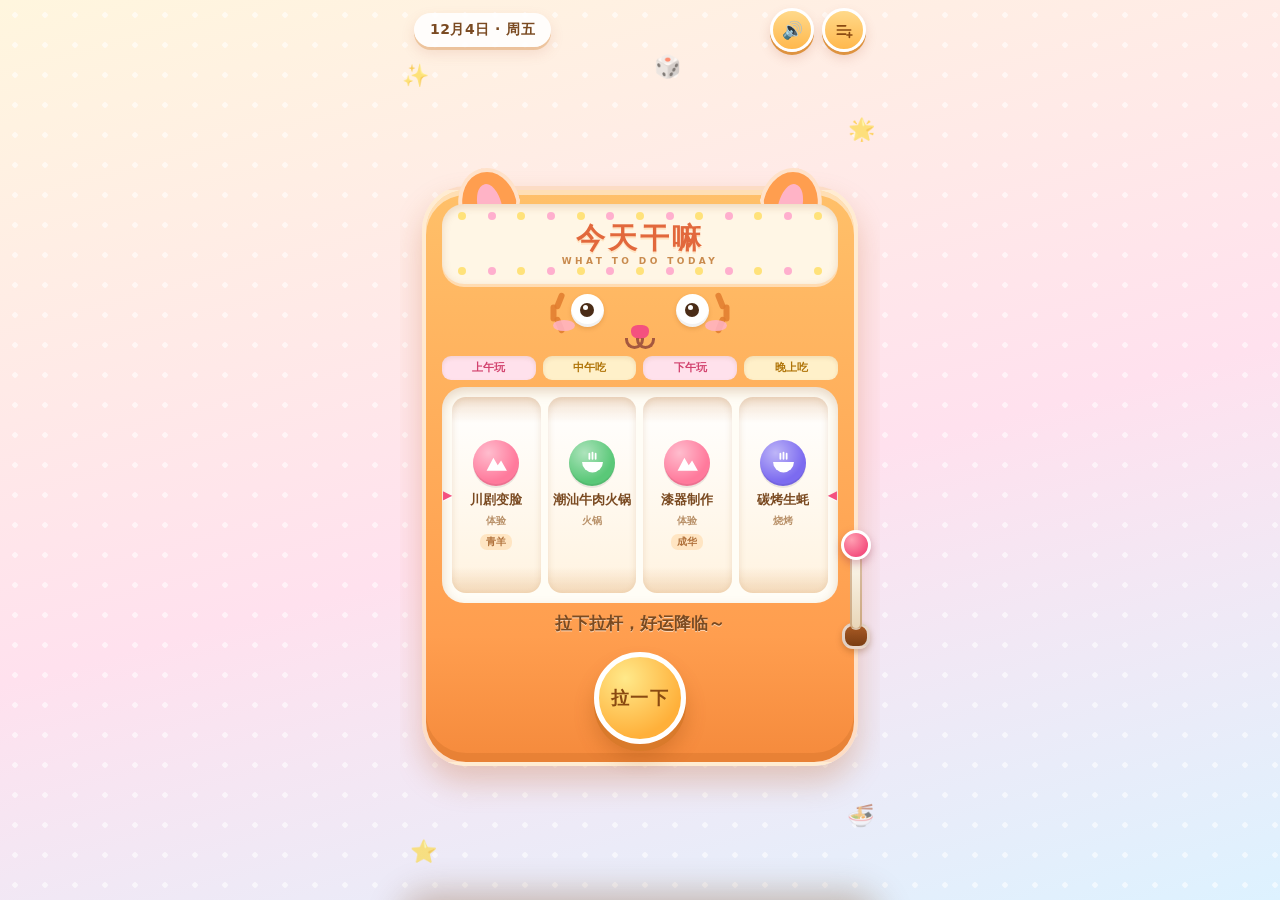
<file: play.html>
<!DOCTYPE html>
<html lang="zh-CN">
<head>
<meta charset="utf-8">
<meta name="viewport" content="width=device-width,initial-scale=1,viewport-fit=cover,maximum-scale=1,user-scalable=no">
<meta name="theme-color" content="#FFE1EE">
<meta name="apple-mobile-web-app-capable" content="yes">
<meta name="apple-mobile-web-app-status-bar-style" content="default">
<meta name="apple-mobile-web-app-title" content="今天干嘛">
<meta name="format-detection" content="telephone=no">
<title>今天干嘛</title>
<!-- 内联图标：零请求，本地和线上都不会去要 /favicon.ico（那个会 404） -->
<link rel="icon" href="data:image/svg+xml,%3Csvg xmlns='http://www.w3.org/2000/svg' viewBox='0 0 64 64'%3E%3Crect width='64' height='64' rx='14' fill='%23FF9E4F'/%3E%3Ccircle cx='22' cy='28' r='7' fill='%23fff'/%3E%3Ccircle cx='42' cy='28' r='7' fill='%23fff'/%3E%3Ccircle cx='22' cy='29' r='3' fill='%234A2C17'/%3E%3Ccircle cx='42' cy='29' r='3' fill='%234A2C17'/%3E%3Cpath d='M32 36l4 4-4 4-4-4z' fill='%23F4517F'/%3E%3C/svg%3E">
<link rel="apple-touch-icon" href="apple-touch-icon.png">
<style>
/* ============================================================
   今天干嘛 · 手机版 · Q 版老虎机外形
   外形语言移植自用户的「萌虎幸运机」：
   橙色机身 + 虎耳 + 萌脸 + 灯带招牌 + 跑马灯泡 + 拉杆 + 糖果按钮
   逻辑与数据仍是本项目自己的。
   --cell 只影响视觉，JS 运行时量 reel.clientHeight，不必同步常量。
   ============================================================ */
:root{
  --cell:168px;
  --orange:#FF9E4F;      /* 机身主色 */
  --orange-d:#E07B2E;    /* 深橙（虎纹/阴影） */
  --pink:#FF8FB1;        /* 粉装饰 */
  --pink-d:#F4517F;      /* 深粉（拉杆球/强调） */
  --cream:#FFF6E5;       /* 米白（招牌/底色） */
  --brown:#7A4A21;       /* 主文字色 */
  --yellow:#FFE27A;      /* 灯泡黄 */
  --ink3:#B99169;        /* 弱文字 */
  --cute:"Yuanti SC","YouYuan","ZCOOL KuaiLe","PingFang SC","Microsoft YaHei",sans-serif;
}
*{box-sizing:border-box;-webkit-tap-highlight-color:transparent}
html,body{margin:0;padding:0;height:100%}
body{
  color:var(--brown);
  font-family:"PingFang SC","Hiragino Sans GB","Microsoft YaHei",system-ui,sans-serif;
  background:
    radial-gradient(circle, rgba(255,255,255,.55) 2.5px, transparent 3px) 0 0/30px 30px,
    linear-gradient(165deg,#FFF6DE 0%,#FFE1EE 55%,#DDF2FF 100%);
  background-attachment:fixed;
  -webkit-font-smoothing:antialiased;
  -webkit-touch-callout:none;
  touch-action:manipulation;
  overflow:hidden;
  user-select:none;
  overscroll-behavior:none;
}

.stage{
  width:100%;max-width:480px;height:100vh;height:100dvh;margin:0 auto;
  display:flex;flex-direction:column;
  padding:calc(env(safe-area-inset-top,20px) + 6px) 13px calc(env(safe-area-inset-bottom,16px) + 10px);
  position:relative;
  overflow:hidden;
}

/* ---------- 背景漂浮装饰 ---------- */
.float-emoji{
  position:absolute;font-size:22px;opacity:.6;z-index:0;pointer-events:none;
  animation:floaty 6s ease-in-out infinite;
}
@keyframes floaty{0%,100%{transform:translateY(0) rotate(-6deg)}50%{transform:translateY(-14px) rotate(8deg)}}

/* ---------- 顶栏：日期 + 声音 ---------- */
.topbar{
  position:relative;z-index:5;flex:0 0 auto;
  display:flex;justify-content:space-between;align-items:center;
  padding:2px 1px 0;
}
.date-pill{
  display:flex;align-items:center;background:rgba(255,255,255,.88);
  border-radius:999px;padding:8px 16px;
  box-shadow:0 3px 0 rgba(214,140,60,.35), 0 6px 14px rgba(180,90,60,.15);
  font-weight:800;font-size:14px;color:var(--brown);letter-spacing:.5px;
}
.icon-btn{
  width:44px;height:44px;padding:0;border:3px solid #fff;border-radius:50%;
  background:linear-gradient(180deg,#FFD98A,#FFB84D);
  box-shadow:0 3px 0 #DE9340, 0 6px 12px rgba(180,90,60,.2);
  font-size:17px;line-height:1;display:grid;place-items:center;
}
.icon-btn:active{transform:translateY(3px);box-shadow:0 1px 0 #DE9340}
.icon-btn.dim{filter:grayscale(.55) brightness(1.06)}

/* ---------- 机器区 ---------- */
.marea{
  flex:1 1 auto;min-height:0;position:relative;z-index:1;
  display:flex;flex-direction:column;align-items:center;justify-content:center;
  padding:26px 0 4px;   /* 上面留出虎耳 */
}

.machine{
  position:relative;width:96%;
  background:linear-gradient(180deg,#FFC069 0%,#FF9E4F 78%,#F58A3C 100%);
  border:4px solid rgba(255,255,255,.7);border-radius:44px;
  padding:14px 16px 18px;
  box-shadow:0 16px 30px rgba(190,95,30,.28),
             inset 0 5px 0 rgba(255,255,255,.5),
             inset 0 -9px 0 rgba(150,70,10,.14);
  transform-origin:50% 60%;
  animation:wiggle 6s ease-in-out infinite;
}
@keyframes wiggle{0%,100%{transform:rotate(0)}50%{transform:rotate(.3deg)}}
.machine.rolling{animation:rumble .12s linear infinite}
@keyframes rumble{
  0%{transform:translate(0,0) rotate(0)}
  25%{transform:translate(-1.6px,.7px) rotate(-.25deg)}
  50%{transform:translate(1.4px,-.9px) rotate(.25deg)}
  75%{transform:translate(-.9px,-.6px) rotate(.15deg)}
  100%{transform:translate(1px,.8px) rotate(-.15deg)}
}
.machine.ding{animation:ding .5s cubic-bezier(.34,1.7,.5,1)}
@keyframes ding{
  0%{transform:scale(1)}
  35%{transform:scale(1.035) translateY(-3px)}
  65%{transform:scale(.99) translateY(1px)}
  100%{transform:scale(1)}
}

/* 虎耳 */
.ear{
  position:absolute;top:-22px;width:62px;height:54px;background:var(--orange);
  border:4px solid rgba(255,255,255,.7);border-bottom:none;
  border-radius:50% 50% 46% 54% / 72% 72% 30% 30%;z-index:0;
}
.ear::after{content:"";position:absolute;inset:12px 15px 6px;background:#FFB3C6;border-radius:inherit}
.ear.l{left:30px;transform:rotate(-14deg)}
.ear.r{right:30px;transform:rotate(14deg)}
.machine.rolling .ear.l,.machine.ding .ear.l{animation:earwigL .32s ease-in-out infinite alternate}
.machine.rolling .ear.r,.machine.ding .ear.r{animation:earwigR .32s .08s ease-in-out infinite alternate}
@keyframes earwigL{from{transform:rotate(-14deg) scale(1)}to{transform:rotate(-6deg) scale(1.07)}}
@keyframes earwigR{from{transform:rotate(14deg) scale(1)}to{transform:rotate(6deg) scale(1.07)}}

/* 灯带招牌 */
.marquee{
  position:relative;z-index:2;background:var(--cream);border-radius:22px;
  padding:7px 10px 8px;margin-bottom:8px;
  box-shadow:inset 0 3px 8px rgba(150,80,20,.18), 0 3px 0 rgba(255,255,255,.5);
}
.bulbs{display:flex;justify-content:space-between;padding:1px 6px}
.bulb{
  width:8px;height:8px;border-radius:50%;background:var(--yellow);
  animation:glow 1.1s ease-in-out infinite alternate;
}
.bulb:nth-child(even){background:#FFAFCE;animation-delay:.55s}
@keyframes glow{
  from{opacity:.35;box-shadow:0 0 0 rgba(255,210,90,0)}
  to{opacity:1;box-shadow:0 0 8px 2px rgba(255,200,90,.85)}
}
.machine.rolling .bulb{animation-duration:.22s}
.mtitle{
  text-align:center;font-family:var(--cute);font-size:27px;font-weight:700;
  color:#E2683C;letter-spacing:3px;line-height:1.12;margin-top:1px;
  text-shadow:0 2px 0 #FFE3C2;
}
.msub{text-align:center;font-size:9px;font-weight:800;letter-spacing:3.4px;color:#C98B4E;margin-top:1px}

/* 萌脸 */
.face{position:relative;width:178px;height:62px;margin:6px auto 2px;z-index:2}
.eye{
  position:absolute;top:2px;width:33px;height:33px;background:#fff;border-radius:50%;
  display:grid;place-items:center;
  box-shadow:inset 0 -3px 0 rgba(0,0,0,.05), 0 2px 4px rgba(150,80,20,.2);
  animation:blink 4.6s infinite;
}
.eye.l{left:20px}
.eye.r{right:20px}
.eye i{width:14px;height:14px;background:#4A2C17;border-radius:50%;position:relative}
.eye i::after{content:"";position:absolute;top:2px;left:2.5px;width:5px;height:5px;background:#fff;border-radius:50%}
@keyframes blink{0%,91%,100%{transform:scaleY(1)}95%{transform:scaleY(.1)}}
.blush{position:absolute;top:28px;width:22px;height:11px;background:#FFB3C6;border-radius:50%;opacity:.85}
.blush.l{left:2px}
.blush.r{right:2px}
.nose{
  position:absolute;top:33px;left:50%;transform:translateX(-50%);
  width:18px;height:14px;background:var(--pink-d);border-radius:46% 46% 60% 60%;
}
.mouth{position:absolute;top:46px;left:50%;transform:translateX(-50%);width:30px;height:12px}
.mouth::before,.mouth::after{
  content:"";position:absolute;top:0;width:13px;height:8px;
  border:3px solid #A5583F;border-top:none;border-radius:0 0 14px 14px;
}
.mouth::before{left:0}
.mouth::after{right:0}
.st{position:absolute;width:17px;height:6px;background:var(--orange-d);border-radius:4px;opacity:.85}
.st.s1{left:0;top:6px;transform:rotate(-68deg)}
.st.s2{left:-6px;top:18px;transform:rotate(-90deg)}
.st.s3{left:0;top:30px;transform:rotate(-112deg)}
.st.s4{right:0;top:6px;transform:rotate(68deg)}
.st.s5{right:-6px;top:18px;transform:rotate(90deg)}
.st.s6{right:0;top:30px;transform:rotate(112deg)}

/* 列标题 */
.rlabels{display:flex;gap:7px;margin:2px 0 7px;position:relative;z-index:2}
.rl{
  flex:1;text-align:center;font-size:11px;font-weight:800;letter-spacing:0;
  padding:4px 0 5px;border-radius:9px;white-space:nowrap;
  background:rgba(255,255,255,.5);color:#A56A2C;
  box-shadow:inset 0 2px 4px rgba(150,80,20,.12);
}
.rl.p{background:#FFE1EC;color:#D2426E}
.rl.e{background:#FFF0C9;color:#B07408}

/* 转轮窗口 */
.winwrap{position:relative;z-index:2}
/* 窗口总高 = 格高 + 上下 10px 内边距，保证 .reel.clientHeight 正好等于 --cell */
.reels-window{
  position:relative;height:calc(var(--cell) + 20px);
  background:#FFFDF6;border-radius:22px;padding:10px;
  box-shadow:inset 0 5px 12px rgba(150,80,20,.22);
  display:flex;gap:7px;overflow:hidden;
}
.reel{
  flex:1;border-radius:14px;overflow:hidden;position:relative;
  background:linear-gradient(180deg,#FFFFFF,#FFF3E0);
  box-shadow:inset 0 3px 7px rgba(150,80,20,.16);
}
.reel::before,.reel::after{content:"";position:absolute;left:0;right:0;height:26px;z-index:2;pointer-events:none}
.reel::before{top:0;background:linear-gradient(180deg,rgba(200,120,40,.22),transparent)}
.reel::after{bottom:0;background:linear-gradient(0deg,rgba(200,120,40,.22),transparent)}
.strip{position:absolute;left:0;right:0;top:0;will-change:transform}
.strip.moving{filter:blur(1.5px) saturate(1.25)}
.reel.win{animation:pop .45s cubic-bezier(.34,1.6,.5,1)}
@keyframes pop{0%{transform:scale(1)}45%{transform:scale(1.07)}100%{transform:scale(1)}}

.cell{
  height:var(--cell);display:flex;flex-direction:column;align-items:center;justify-content:center;
  gap:6px;padding:8px 3px;text-align:center;
}
.cell .badge{
  width:44px;height:44px;flex:0 0 44px;border-radius:50%;
  display:flex;align-items:center;justify-content:center;
  box-shadow:0 2px 0 rgba(0,0,0,.08), inset 0 -2px 0 rgba(0,0,0,.07);
}
.cell .badge svg{width:24px;height:24px;display:block}
.cell .nm{
  font-size:13px;font-weight:700;line-height:1.24;color:var(--brown);
  word-break:break-all;text-wrap:balance;
  display:-webkit-box;-webkit-line-clamp:4;-webkit-box-orient:vertical;overflow:hidden;
}
.cell .tg{font-size:10px;font-weight:600;color:var(--ink3);letter-spacing:0}
.cell .area{
  font-size:9.5px;font-weight:700;color:#B0703A;
  background:rgba(255,180,90,.26);border-radius:7px;padding:1px 6px;line-height:1.5;
}
.cell.blank .nm{color:var(--ink3);font-weight:600}
.cell.blank .badge{background:rgba(255,180,90,.3)!important;color:var(--ink3)}

.pay-arrow{
  position:absolute;top:50%;transform:translateY(-50%);z-index:4;
  font-size:12px;color:var(--pink-d);text-shadow:0 1px 0 #fff;pointer-events:none;
}
.pay-arrow.l{left:1px}
.pay-arrow.r{right:1px}

/* 信息横幅 */
.win-banner{
  min-height:30px;margin:9px 4px 0;text-align:center;position:relative;z-index:2;
  font-family:var(--cute);font-size:17px;font-weight:700;color:#7A4A21;
  text-shadow:0 1px 0 rgba(255,255,255,.6);
}
.win-banner.pop{animation:pop2 .45s cubic-bezier(.2,1.6,.4,1)}
@keyframes pop2{0%{transform:scale(.7);opacity:0}100%{transform:scale(1);opacity:1}}

/* 拉杆（挂在窗口右侧，探出机器外面）
   注意：原版的黄色杆子放在橙色机身上是看不见的，这里换成奶白杆 + 深棕底座 */
.lever{
  position:absolute;right:-34px;bottom:-46px;
  width:32px;height:132px;z-index:3;cursor:grab;touch-action:none;
}
.lever-base{
  position:absolute;bottom:0;left:50%;transform:translateX(-50%);
  width:28px;height:26px;border-radius:11px;border:3px solid rgba(255,255,255,.75);
  background:linear-gradient(180deg,#A85A24,#7A3D12);
  box-shadow:0 3px 6px rgba(120,60,10,.3);
}
.stick{
  position:absolute;bottom:19px;left:50%;transform-origin:bottom center;
  transform:translateX(-50%);
  width:12px;height:86px;border-radius:7px;
  background:linear-gradient(180deg,#FFFDF6,#E9D6B8);
  border:2px solid rgba(150,80,20,.35);
  transition:transform .22s cubic-bezier(.3,1.5,.5,1);
}
.stick .ball{
  position:absolute;top:-16px;left:50%;transform:translateX(-50%);
  width:30px;height:30px;border-radius:50%;border:3px solid #fff;
  background:radial-gradient(circle at 32% 28%, #FF9FB2, #F4517F 72%);
  box-shadow:0 4px 8px rgba(150,40,70,.35);
}
.lever.pulled .stick{transform:translateX(-50%) scaleY(.42)}

/* 机身里的控制区（圆钮跟原版一样长在机器底部） */
.controls{position:relative;z-index:2;display:flex;justify-content:center;margin-top:10px}

/* ---------- 按钮区（机身外面只剩"看今天的安排"） ---------- */
.cta{
  flex:0 0 auto;position:relative;z-index:5;
  display:flex;flex-direction:column;align-items:center;gap:10px;padding-top:12px;
}
.spin{
  width:92px;height:92px;padding:0;border:5px solid #fff;border-radius:50%;
  background:radial-gradient(circle at 32% 26%, #FFE98A, #FFB03A 72%);
  box-shadow:0 7px 0 #D97A2B, 0 14px 20px rgba(150,70,10,.3);
  display:flex;flex-direction:column;align-items:center;justify-content:center;
  font-family:var(--cute);color:#8A4A12;
  transition:transform .1s, box-shadow .1s;
}
.spin .txt{font-size:18px;font-weight:700;letter-spacing:1.5px;white-space:nowrap}
.spin:active{transform:translateY(5px);box-shadow:0 2px 0 #D97A2B, 0 6px 10px rgba(150,70,10,.25)}
.spin:disabled{filter:saturate(.55) brightness(.95)}

.detail{
  width:100%;height:56px;padding:0;border:0;border-radius:28px;
  background:linear-gradient(180deg,#FF9FB2,#F4517F);
  box-shadow:0 5px 0 #C93A64, 0 12px 18px rgba(200,60,100,.25);
  color:#fff;font-family:var(--cute);font-size:17px;font-weight:700;letter-spacing:1.5px;
  display:flex;align-items:center;justify-content:center;gap:7px;
  opacity:0;transform:translateY(14px) scale(.96);pointer-events:none;
  max-height:0;overflow:hidden;margin-top:-10px;
  transition:opacity .3s, transform .34s cubic-bezier(.34,1.6,.5,1);
}
.detail.on{opacity:1;transform:none;pointer-events:auto;max-height:70px;margin-top:0}
.detail:active{transform:translateY(4px);box-shadow:0 1px 0 #C93A64}
.detail svg{width:17px;height:17px}

/* ---------- toast ---------- */#toast{
  position:fixed;left:50%;bottom:calc(env(safe-area-inset-bottom,16px) + 92px);
  transform:translate(-50%,12px);opacity:0;pointer-events:none;
  background:rgba(122,74,33,.94);color:#fff;font-size:13px;font-weight:700;
  padding:11px 20px;border-radius:999px;z-index:99;
  transition:.26s;max-width:80%;text-align:center;line-height:1.5;
}
#toast.on{opacity:1;transform:translate(-50%,0)}
/* 管理页打开时，提示要贴底，别浮在列表中间挡住条目 */
#manage.on ~ #toast{bottom:calc(env(safe-area-inset-bottom,16px) + 14px)}

/* ============================================================
   详情卡片（Step 2）：从屏幕底部升起来，摊开一整天
   时间轴三栏 = 时间 | 轨道(圆点+连线) | 内容卡，跟桌面版一套语言
   ============================================================ */
.sheet-mask{
  position:fixed;inset:0;z-index:60;
  background:rgba(72,38,8,.48);
  opacity:0;pointer-events:none;transition:opacity .3s;
  -webkit-backdrop-filter:blur(2px);backdrop-filter:blur(2px);
}
.sheet-mask.on{opacity:1;pointer-events:auto}

.sheet{
  position:fixed;left:0;right:0;bottom:0;z-index:61;
  width:100%;max-width:480px;margin:0 auto;
  max-height:80vh;max-height:80dvh;
  display:flex;flex-direction:column;
  background:linear-gradient(180deg,#FFFDF6 0%,#FFF4E4 100%);
  border:4px solid rgba(255,255,255,.85);border-bottom:none;
  border-radius:30px 30px 0 0;
  box-shadow:0 -12px 34px rgba(120,60,10,.32);
  padding-bottom:calc(env(safe-area-inset-bottom,0px) + 2px);
  transform:translateY(103%);
  transition:transform .38s cubic-bezier(.22,1.06,.36,1);
  will-change:transform;
}
.sheet.on{transform:translateY(0)}

.sheet-grip{
  flex:0 0 auto;width:46px;height:5px;border-radius:3px;background:#E7CBA2;
  margin:9px auto 4px;cursor:grab;touch-action:none;
}
.sheet-head{
  flex:0 0 auto;display:flex;align-items:center;gap:8px;
  padding:2px 14px 9px;border-bottom:2px dashed rgba(214,160,90,.34);
  touch-action:none;
}
.sh-txt{flex:1;min-width:0;padding-left:2px}
.sh-t{
  font-family:var(--cute);font-size:21px;font-weight:700;color:#E2683C;
  letter-spacing:1.5px;line-height:1.18;
}
.sh-s{
  font-size:11.5px;font-weight:700;color:var(--ink3);margin-top:2px;
  letter-spacing:.2px;white-space:nowrap;overflow:hidden;text-overflow:ellipsis;
}
.sh-close{
  flex:0 0 46px;width:46px;height:46px;padding:0;
  border:3px solid #fff;border-radius:50%;
  background:linear-gradient(180deg,#FFD98A,#FFB84D);
  box-shadow:0 3px 0 #DE9340;
  font-size:16px;font-weight:800;color:#8A4A12;line-height:1;
  display:grid;place-items:center;
}
.sh-close:active{transform:translateY(3px);box-shadow:0 1px 0 #DE9340}

.sheet-body{
  flex:1 1 auto;min-height:0;overflow-y:auto;-webkit-overflow-scrolling:touch;
  padding:14px 14px 6px;overscroll-behavior:contain;
}
.tl-empty{
  text-align:center;color:var(--ink3);font-size:13.5px;font-weight:700;
  padding:26px 10px;line-height:1.9;
}

.tl{display:flex;flex-direction:column}

.tl-row{display:grid;grid-template-columns:42px 20px 1fr;align-items:stretch}
.tl-time{
  font-size:12.5px;font-weight:800;color:#A56A2C;text-align:right;
  padding:4px 6px 0 0;font-variant-numeric:tabular-nums;letter-spacing:.2px;
}
.tl-rail{position:relative;display:flex;justify-content:center}
.tl-rail i{
  position:relative;z-index:2;width:14px;height:14px;border-radius:50%;
  margin-top:5px;border:2.5px solid #FFFDF6;
  box-shadow:0 1px 4px rgba(150,80,20,.4);
}
.tl-rail s{
  position:absolute;top:19px;bottom:-5px;width:2.5px;border-radius:2px;
  background:rgba(206,148,74,.62);text-decoration:none;
}
.tl-row:last-child .tl-rail s{display:none}

.tl-body{
  background:rgba(255,255,255,.82);
  border:2px solid rgba(255,255,255,.95);border-radius:16px;
  padding:9px 12px 11px;margin:0 0 12px 5px;
  box-shadow:0 3px 10px rgba(180,110,40,.13);
}
.tl-row:last-child .tl-body{margin-bottom:2px}
.tl-body .k{
  display:inline-block;font-size:10.5px;font-weight:800;color:#fff;
  letter-spacing:.8px;padding:2.5px 9px;border-radius:9px;
  background:linear-gradient(180deg,#FFB84D,#EE8F16);
}
.tl-body .k.p{background:linear-gradient(180deg,#FF9FB2,#F4517F)}
.tl-body .k.e{background:linear-gradient(180deg,#FFC93C,#F09A18)}
.tl-body .v{
  font-size:15.5px;font-weight:700;color:var(--brown);line-height:1.32;
  margin-top:5px;word-break:break-word;
}
.tl-body .p{font-size:11.5px;font-weight:600;color:var(--ink3);line-height:1.55;margin-top:3px}
.tl-body .tip{font-size:11.5px;font-weight:600;color:#C2894F;line-height:1.55;margin-top:4px}
.tl-body .tags{display:flex;flex-wrap:wrap;gap:5px;margin-top:7px}
.tl-body .tags .tg{
  font-size:10px;font-weight:700;color:#A56A2C;
  background:rgba(255,196,110,.36);border-radius:7px;padding:2px 7px;line-height:1.5;
}
.tl-body .auto{
  display:inline-block;font-size:9.5px;font-weight:700;color:#B08A62;
  background:rgba(160,110,60,.1);border-radius:7px;padding:2.5px 7px;
  margin-left:6px;vertical-align:1px;
}

.sheet-foot{
  flex:0 0 auto;padding:9px 14px 14px;
  border-top:2px dashed rgba(214,160,90,.34);
}
.sh-again{
  width:100%;height:52px;padding:0;border:0;border-radius:26px;
  background:linear-gradient(180deg,#FFD98A,#FFB03A);
  box-shadow:0 4px 0 #D97A2B, 0 10px 16px rgba(150,70,10,.2);
  color:#8A4A12;font-family:var(--cute);font-size:16.5px;font-weight:700;letter-spacing:2px;
  transition:transform .1s, box-shadow .1s;
}
.sh-again:active{transform:translateY(4px);box-shadow:0 1px 0 #D97A2B}

/* ---------- 彩带 ---------- */
.confetti-layer{position:fixed;inset:0;overflow:hidden;pointer-events:none;z-index:50}
.confetti{position:absolute;top:-24px;border-radius:2px;animation:confetti-fall linear forwards}
@keyframes confetti-fall{to{transform:translateY(110vh) rotate(560deg);opacity:.9}}

/* ---------- 分档：按屏高放大 ---------- */
@media (min-height:830px){
  :root{--cell:196px}
  .mtitle{font-size:29px}
  .cell .badge{width:46px;height:46px;flex:0 0 46px}
  .cell .badge svg{width:25px;height:25px}
  .cell .nm{font-size:13.4px}
}
@media (min-height:920px){
  :root{--cell:214px}
  .mtitle{font-size:31px}
  .face{width:190px;height:66px}
  .eye{width:35px;height:35px}
  .eye i{width:15px;height:15px}
  .cell .badge{width:50px;height:50px;flex:0 0 50px}
  .cell .badge svg{width:27px;height:27px}
  .cell .nm{font-size:14px}
  .cell .tg{font-size:10.5px}
  .win-banner{font-size:18px}
  .spin{width:98px;height:98px}
  .spin .txt{font-size:18px}
  .lever{height:142px}
  .stick{height:94px}
  .sh-t{font-size:22.5px}
  .tl-body .v{font-size:16px}
  .sheet{max-height:78vh;max-height:78dvh}
}

/* ============================================================
   灵感 / 池子：全屏管理页（顶部列表图标进入）
   手机上没有第二个屏，所以管理功能一律做成整屏浮层 + 内部滚动
   ============================================================ */
.tb-right{display:flex;gap:8px;align-items:center}
.icon-btn svg{width:20px;height:20px;display:block;color:#8A4A12}

.page{
  position:fixed;inset:0;z-index:70;
  display:flex;flex-direction:column;
  background:linear-gradient(180deg,#FFFDF6 0%,#FFF4E4 78%,#FFF0DC 100%);
  transform:translateY(100%);
  transition:transform .38s cubic-bezier(.22,1.04,.36,1);
  will-change:transform;
}
.page.on{transform:translateY(0)}
.page-grip{
  flex:0 0 auto;width:46px;height:5px;border-radius:3px;background:#E7CBA2;
  margin:calc(env(safe-area-inset-top,0px) + 8px) auto 0;
}
.page-head{
  flex:0 0 auto;display:flex;align-items:center;gap:8px;
  padding:8px 14px 10px;border-bottom:2px dashed rgba(214,160,90,.34);
}
.pg-tabs{
  flex:1;min-width:0;display:flex;gap:6px;align-items:center;
  background:rgba(255,255,255,.72);border-radius:16px;padding:4px;
  box-shadow:inset 0 2px 5px rgba(150,80,20,.12);
}
.pg-tab{
  flex:1;height:44px;padding:0;border:0;border-radius:12px;background:transparent;
  font-family:var(--cute);font-size:16px;font-weight:700;letter-spacing:1px;color:#B99169;
  transition:background .18s, color .18s, box-shadow .18s;
}
.pg-tab.on{
  background:linear-gradient(180deg,#FFD98A,#FFB84D);color:#8A4A12;
  box-shadow:0 3px 0 #DE9340;
}
.pg-close{
  flex:0 0 46px;width:46px;height:46px;padding:0;border:3px solid #fff;border-radius:50%;
  background:linear-gradient(180deg,#FFD98A,#FFB84D);
  box-shadow:0 3px 0 #DE9340;font-size:16px;font-weight:800;color:#8A4A12;
  display:grid;place-items:center;
}
.pg-close:active{transform:translateY(3px);box-shadow:0 1px 0 #DE9340}

.page-body{
  flex:1 1 auto;min-height:0;overflow-y:auto;-webkit-overflow-scrolling:touch;
  overscroll-behavior:contain;
  padding:14px 14px calc(env(safe-area-inset-bottom,0px) + 26px);
}
.pg-sec{display:flex;flex-direction:column;gap:12px}
.pg-sec[hidden]{display:none}

/* ---- 卡片 ---- */
.card{
  background:rgba(255,255,255,.84);border:3px solid #fff;border-radius:20px;
  padding:13px 13px 14px;box-shadow:0 5px 14px rgba(180,110,40,.12);
}
.card-t{
  display:flex;align-items:baseline;justify-content:space-between;gap:8px;
  font-family:var(--cute);font-size:15.5px;font-weight:700;color:#A56A2C;
  letter-spacing:.6px;margin-bottom:10px;
}
.card-t em{font-style:normal;font-size:12px;font-weight:700;color:var(--ink3)}
.card-t em.lnk{
  color:#E2683C;text-decoration:underline;text-underline-offset:3px;
  padding:8px 2px;cursor:pointer;
}
.note{font-size:11.5px;font-weight:600;color:var(--ink3);line-height:1.75;margin-top:10px}
.note b{color:#E2683C}

/* ---- 表单 ---- */
.card textarea,.card input[type=text],.card input[type=search]{
  width:100%;border:2px solid rgba(214,160,90,.4);border-radius:14px;
  background:#fff;color:var(--brown);font-family:inherit;font-size:15px;font-weight:600;
  padding:11px 12px;line-height:1.6;outline:none;
  -webkit-user-select:text;user-select:text;
}
.card textarea{resize:none;min-height:84px}
.card input[type=text],.card input[type=search]{height:48px}
.card textarea:focus,.card input:focus{border-color:#FFB84D;background:#FFFDF6}
.card input::placeholder,.card textarea::placeholder{color:#C9AE8C;font-weight:600}
.row2{display:flex;gap:9px;margin-top:11px}
.row2 .btn2{flex:1}
.btn2{
  height:48px;padding:0 14px;border:0;border-radius:24px;
  font-family:var(--cute);font-size:15px;font-weight:700;letter-spacing:.5px;
  transition:transform .1s, box-shadow .1s;
}
.btn2.wide{width:100%;margin-top:11px}
.btn2.pri{background:linear-gradient(180deg,#FF9FB2,#F4517F);color:#fff;box-shadow:0 4px 0 #C93A64}
.btn2.ghost{background:rgba(255,241,214,.95);color:#8A4A12;box-shadow:0 4px 0 #E5BE7C}
.btn2.warn{background:rgba(255,235,228,.95);color:#C4421F;box-shadow:0 4px 0 #EBC0B0}
.btn2:active{transform:translateY(3px);box-shadow:0 1px 0 rgba(0,0,0,.12)}

.chips,.seg{display:flex;gap:6px;margin-top:11px}
.chips .chip,.seg button{
  flex:1;height:44px;padding:0 6px;border:0;border-radius:14px;
  background:rgba(255,255,255,.9);
  box-shadow:inset 0 2px 5px rgba(150,80,20,.14);
  font-family:var(--cute);font-size:13.5px;font-weight:700;color:#A56A2C;
  white-space:nowrap;overflow:hidden;
}
.chips .chip.on,.seg button.on{
  background:linear-gradient(180deg,#FFD98A,#FFB84D);color:#8A4A12;
  box-shadow:0 3px 0 #DE9340;
}
.seg{gap:5px}
.seg button{font-size:12.5px;border-radius:13px}

/* ---- 列表 ---- */
.list{display:flex;flex-direction:column}
.list:empty::after{
  content:"这里还空着";display:block;text-align:center;color:var(--ink3);
  font-size:12.5px;font-weight:700;padding:18px 0;
}
.item{
  display:flex;align-items:flex-start;gap:9px;padding:11px 0;
  border-bottom:1px dashed rgba(214,160,90,.32);
}
.item:last-child{border-bottom:0;padding-bottom:2px}
.item .bul{
  flex:0 0 32px;height:32px;border-radius:10px;margin-top:2px;
  display:grid;place-items:center;font-family:var(--cute);font-size:12.5px;font-weight:700;
}
.item .bul.p{background:#FFE1EC;color:#D2426E}
.item .bul.e{background:#FFF0C9;color:#B07408}
.item .bd{flex:1;min-width:0}
.item .h{font-size:14px;font-weight:700;line-height:1.35;color:var(--brown);word-break:break-word}
.item .s{font-size:11.5px;font-weight:600;color:var(--ink3);margin-top:2px;line-height:1.5}
.item .t{font-size:11.5px;font-weight:600;color:#C2894F;margin-top:3px;line-height:1.5}
.item .tags{display:flex;flex-wrap:wrap;gap:5px;margin-top:6px}
.item .tags .tg{
  font-size:10px;font-weight:700;border-radius:7px;padding:2px 7px;line-height:1.5;
  background:rgba(255,196,110,.36);color:#A56A2C;
}
.item .tags .tg.b{background:rgba(90,200,120,.22);color:#2E8A57}
.item .tags .tg.a{background:rgba(124,107,240,.16);color:#5A4AC9}
.item .op{flex:0 0 auto;display:flex;gap:5px;align-items:center}
.item.off{opacity:.45}
.obtn{
  width:44px;height:44px;padding:0;border:0;border-radius:50%;
  background:rgba(255,255,255,.95);
  box-shadow:0 2px 0 rgba(200,150,90,.4);
  display:grid;place-items:center;color:#8A6440;
  transition:transform .1s, box-shadow .1s;
}
.obtn svg{width:18px;height:18px;display:block}
.obtn:active{transform:translateY(2px);box-shadow:0 0 0 rgba(0,0,0,.12)}
.obtn.add{color:#0E8E6E}
.obtn.del{color:#E0522F}
.obtn.fav.on{color:#F5A623;background:#FFF7DE}

@media (min-height:920px){
  .card-t{font-size:16.5px}
  .item .h{font-size:14.5px}
  .card textarea,.card input[type=text],.card input[type=search]{font-size:15.5px}
}

</style>
</head>
<body>

<div class="stage">

  <span class="float-emoji" style="top:7%;left:2px">✨</span>
  <span class="float-emoji" style="top:13%;right:5px;animation-delay:1.2s">🌟</span>
  <span class="float-emoji" style="top:6%;left:53%;animation-delay:.6s">🎲</span>
  <span class="float-emoji" style="bottom:8%;right:6px;animation-delay:1.8s">🍜</span>
  <span class="float-emoji" style="bottom:4%;left:10px;animation-delay:2.4s">⭐</span>

  <div class="topbar">
    <div class="date-pill" id="dt">—</div>
    <div class="tb-right">
      <button class="icon-btn" id="btnSnd" type="button" aria-label="声音开关">🔊</button>
      <button class="icon-btn" id="btnManage" type="button" aria-label="灵感和池子">
        <svg viewBox="0 0 24 24" fill="none"><path d="M4 7h10M4 12h16M4 17h10" stroke="currentColor" stroke-width="2" stroke-linecap="round"/><path d="M18.5 15v6M15.5 18h6" stroke="currentColor" stroke-width="2" stroke-linecap="round"/></svg>
      </button>
    </div>
  </div>

  <div class="marea">
    <div class="machine" id="machine">

      <div class="ear l"></div>
      <div class="ear r"></div>

      <div class="marquee">
        <div class="bulbs" id="bulbsTop"></div>
        <div class="mtitle">今天干嘛</div>
        <div class="msub">WHAT TO DO TODAY</div>
        <div class="bulbs" id="bulbsBot"></div>
      </div>

      <div class="face">
        <div class="st s1"></div><div class="st s2"></div><div class="st s3"></div>
        <div class="st s4"></div><div class="st s5"></div><div class="st s6"></div>
        <div class="eye l"><i></i></div>
        <div class="eye r"><i></i></div>
        <div class="blush l"></div><div class="blush r"></div>
        <div class="nose"></div>
        <div class="mouth"></div>
      </div>

      <div class="rlabels">
        <span class="rl p">上午玩</span>
        <span class="rl e">中午吃</span>
        <span class="rl p">下午玩</span>
        <span class="rl e">晚上吃</span>
      </div>

      <div class="winwrap">
        <div class="reels-window" id="reels">
          <div class="reel" data-type="p" data-label="上午玩"><div class="strip"></div></div>
          <div class="reel" data-type="e" data-label="中午吃"><div class="strip"></div></div>
          <div class="reel" data-type="p" data-label="下午玩"><div class="strip"></div></div>
          <div class="reel" data-type="e" data-label="晚上吃"><div class="strip"></div></div>
          <span class="pay-arrow l">▶</span>
          <span class="pay-arrow r">◀</span>
        </div>
        <div class="lever" id="lever">
          <div class="lever-base"></div>
          <div class="stick"><div class="ball"></div></div>
        </div>
      </div>

      <div class="win-banner" id="banner">拉下拉杆，好运降临～</div>

      <div class="controls">
        <button class="spin" id="btnPull" type="button">
          <span class="txt">拉一下</span>
        </button>
      </div>

    </div>
  </div>

  <div class="cta">
    <button class="detail" id="btnDetail" type="button">
      <span>看今天的安排</span>
      <svg viewBox="0 0 24 24" fill="none"><path d="M9 6l6 6-6 6" stroke="currentColor" stroke-width="2.6" stroke-linecap="round" stroke-linejoin="round"/></svg>
    </button>
  </div>

</div>

<!-- ===== 详情卡片：从底部升起，摊开一整天 ===== -->
<div class="sheet-mask" id="sheetMask"></div>
<section class="sheet" id="sheet" role="dialog" aria-modal="true" aria-label="今天的安排" aria-hidden="true">
  <div class="sheet-grip"></div>
  <div class="sheet-head">
    <div class="sh-txt">
      <div class="sh-t">今天的安排</div>
      <div class="sh-s" id="sheetSub">—</div>
    </div>
    <button class="sh-close" id="sheetClose" type="button" aria-label="关闭">✕</button>
  </div>
  <div class="sheet-body" id="sheetBody"></div>
  <div class="sheet-foot">
    <button class="sh-again" id="sheetAgain" type="button">再摇一天</button>
  </div>
</section>

<!-- ===== 灵感 / 池子：全屏管理页 ===== -->
<section class="page" id="manage" role="dialog" aria-modal="true" aria-label="灵感和池子" aria-hidden="true">
  <div class="page-grip"></div>
  <div class="page-head">
    <div class="pg-tabs" id="pgTabs">
      <button class="pg-tab on" data-t="idea" type="button">灵感</button>
      <button class="pg-tab" data-t="pool" type="button">池子</button>
    </div>
    <button class="pg-close" id="mgClose" type="button" aria-label="关闭">✕</button>
  </div>

  <div class="page-body" id="mgBody">

    <!-- ---------- 灵感 ---------- -->
    <section class="pg-sec" id="secIdea">
      <div class="card">
        <div class="card-t">粘贴一个点子进来</div>
        <textarea id="pasteBox" rows="3" placeholder="刷到好玩的、朋友推荐的，直接粘这里。一行一个，用句号分开也行。"></textarea>
        <div class="row2">
          <button class="btn2 ghost" id="btnPasteClear" type="button">清空</button>
          <button class="btn2 pri" id="btnParse" type="button">解析成条目</button>
        </div>
      </div>

      <div class="card" id="candCard" hidden>
        <div class="card-t">待确认<em id="candCount"></em></div>
        <div class="list" id="candBox"></div>
        <button class="btn2 pri wide" id="btnCandAll" type="button">全部加进池子</button>
      </div>

      <div class="card">
        <div class="card-t">换一批灵感<em class="lnk" id="btnMoreIdeas">换一批</em></div>
        <div class="list" id="ideaBox"></div>
        <div class="note">标「报道」的是从公开报道整理的，标「AI」的是生成的。去之前都建议先搜一下确认还在不在。</div>
      </div>
    </section>

    <!-- ---------- 池子 ---------- -->
    <section class="pg-sec" id="secPool" hidden>
      <div class="card">
        <input type="search" id="poolSearch" placeholder="搜名字 / 区域 / 标签" autocomplete="off">
        <div class="seg" id="poolSeg">
          <button class="on" data-v="all" type="button">全部</button>
          <button data-v="p" type="button">玩的</button>
          <button data-v="e" type="button">吃的</button>
          <button data-v="u" type="button">我加的</button>
          <button data-v="x" type="button">拉黑</button>
        </div>
        <div class="list" id="poolBox"></div>
      </div>

      <div class="card">
        <div class="card-t">手动加一条</div>
        <input type="text" id="addName" placeholder="名字，比如「家楼下新开的串串」" autocomplete="off">
        <div class="chips" id="addType">
          <button class="chip on" data-v="p" type="button">玩的</button>
          <button class="chip" data-v="e" type="button">吃的</button>
        </div>
        <button class="btn2 pri wide" id="btnAdd" type="button">加进池子</button>
      </div>

      <div class="card">
        <div class="card-t">维护</div>
        <div class="row2">
          <button class="btn2 ghost" id="btnResetRecent" type="button">清空「摇过的」</button>
          <button class="btn2 warn" id="btnResetAll" type="button">恢复出厂</button>
        </div>
        <div class="note" id="statNote"></div>
      </div>
    </section>

  </div>
</section>

<div id="toast"></div>
<div class="confetti-layer" id="confettiLayer"></div>

<script>
/* 今天干嘛 · 内容池 v1 · 2026-09-25
   格式 [名称, 类型, 子类, 区域, 价位1-3, 时长h, 标签, 贴士]
   类型: p=玩 e=吃
   来源说明: 本池由公开信息整理而成, 营业状态可能变化, 出门前建议电话确认。
   新增条目请直接往对应数组里加, 然后重跑 build.py。 */

window.POOL_RAW = [

/* ============ 玩 · 书店阅读 ============ */
["方所书店",           "p","书店","锦江",2,2,  "室内,安静,出片",        "太古里负一层, 傍晚人少, 看完书直接上楼吃饭"],
["几何书店",           "p","书店","成华",2,2,  "室内,安静,出片",        "猛追湾那家是洞穴式设计, 适合拍照"],
["钟书阁",             "p","书店","高新",2,1.5,"室内,出片",              "镜面天花板, 周末进门要排队"],
["西西弗书店",         "p","书店","锦江",2,1,  "室内,安静",              "商场里最好找, 随便翻翻就走"],
["一苇书坊",           "p","书店","青羊",1,2,  "室内,安静,小众",        "宽窄巷子附近的独立书店, 有猫"],
["读本屋",             "p","书店","锦江",1,1.5,"室内,安静,小众",        "镋钯街里面, 书选得不错"],

/* ============ 玩 · 展览博物馆 ============ */
["天府艺术公园美术馆", "p","展览","金牛",1,2.5,"室内,免费,出片,雨天友好","免预约直接进, A区穹顶展厅光影好, 逛完湖边喝咖啡"],
["成都博物馆",         "p","博物馆","青羊",1,2.5,"室内,免费,雨天友好",  "天府广场旁, 周一闭馆, 记得提前约票"],
["成都自然博物馆",     "p","博物馆","成华",2,2.5,"室内,亲子,雨天友好",  "理工大旁边, 恐龙化石是主角, 周末人多"],
["四川博物院",         "p","博物馆","青羊",1,2,  "室内,免费,安静",      "浣花溪边, 人比成都博物馆少, 看得舒服"],
["成都当代影像馆",     "p","展览","金牛",2,1.5,"室内,安静,出片",        "华侨城那边, 摄影展为主, 人不多"],
["A4美术馆",           "p","展览","天府",2,1.5,"室内,安静,出片",        "麓湖生态城里, 看完可以沿湖走走"],
["蓝顶艺术中心",       "p","展览","锦江",2,1.5,"室内,安静,小众",        "三圣乡, 当代艺术聚集地, 看运气赶上开放"],
["成都画院",           "p","展览","青羊",1,1,  "室内,免费,安静",        "宽窄巷子旁边, 很小很安静, 顺路逛"],
["成都科幻馆",         "p","展览","郫都",2,2.5,"室内,出片,需要预约",    "周末晚八点有无人机表演, 票要提前三天在公众号约"],
["川菜博物馆",         "p","博物馆","郫都",2,2,  "室内,体验,雨天友好",  "里面有全天自助小吃街, 真能吃一整天"],
["成都美术馆",         "p","展览","青羊",1,2,  "室内,免费,安静",        "天府艺术公园旁边, 常设展免费看"],
["建川博物馆聚落",     "p","博物馆","大邑",2,4,  "室内外,历史,体力活",  "安仁古镇那一片, 馆太多一天看不完"],
["成都武侯祠",         "p","博物馆","武侯",2,2,  "室内外,历史,游客多",  "红墙竹影那段最出片, 和锦里连着逛"],
["杜甫草堂",           "p","博物馆","青羊",2,2,  "室内外,历史,安静",    "往里走比门口安静得多, 旁边就是浣花溪"],

/* ============ 玩 · 公园户外 ============ */
["桂溪生态公园",       "p","公园","高新",1,2,  "户外,免费,轻运动,出片","天府大道边上, 草坪大, 适合野餐和滑板"],
["青龙湖湿地公园",     "p","公园","成华",1,2.5,"户外,免费,轻运动,骑行","环湖骑一圈正好, 门口有租车的"],
["兴隆湖",             "p","户外","天府",1,2.5,"户外,免费,轻运动,出片","湖很大, 日落好看, 周末人不少"],
["白鹭湾湿地公园",     "p","公园","锦江",1,2,  "户外,免费,安静,骑行",  "三圣乡旁边, 人少, 适合什么都不干"],
["人民公园",           "p","公园","青羊",1,1.5,"户外,免费,躺平,体验",  "鹤鸣茶社喝盖碗茶加采耳, 最成都的一下午"],
["望江楼公园",         "p","公园","武侯",1,1.5,"户外,免费,安静",        "竹子多, 人不多, 适合慢慢走"],
["浣花溪公园",         "p","公园","青羊",1,1.5,"户外,免费,安静",        "跟杜甫草堂挨着, 两个一起逛正好"],
["东湖公园",           "p","公园","锦江",1,1.5,"户外,免费,出片",        "城里最近的湖, 傍晚跑步的人很多"],
["塔子山公园",         "p","公园","成华",1,1.5,"户外,免费,亲子",        "有野餐区, 周末带垫子来的人多"],
["交子公园",           "p","公园","高新",1,1.5,"户外,免费,夜晚",        "晚上有灯光秀, 双塔下面"],
["天府绿道",           "p","户外","不限",1,3,  "户外,免费,轻运动,骑行",  "随便找一段入口, 骑到累为止"],
["龙泉山看日落",       "p","户外","龙泉",1,3,  "户外,免费,出片",        "开车上山, 日落后天黑路滑慢点开"],
["麓客岛",             "p","户外","天府",2,3,  "户外,出片,遛娃",        "麓湖里的小岛, 有草坪有集市"],
["三圣乡花市",         "p","户外","锦江",1,2,  "户外,免费,出片",        "买两把花回家, 比市区便宜很多"],
["青龙湖观鸟",         "p","户外","成华",1,2,  "户外,免费,安静",        "冬天候鸟多, 带个望远镜"],
["锦城湖公园",         "p","公园","高新",1,2,  "户外,免费,轻运动",      "环湖跑道好, 适合跑步和骑车"],
["非遗博览园",         "p","公园","青羊",1,2,  "户外,免费,小众",        "人少地大, 春天花开的时候最好"],
["音乐百花谷",         "p","户外","新都",2,3,  "户外,出片",            "花海为主, 季节性强, 去之前看看花期"],

/* ============ 玩 · 街区园区 ============ */
["东郊记忆",           "p","园区","成华",1,3,  "户外,出片,免费,热闹",  "老厂区改造, 红砖厂房和成都墙, 常有漫展市集"],
["U37创意仓库",        "p","园区","锦江",1,1.5,"户外,出片,小众",        "水碾河那边, 小店和文创, 人比东郊少"],
["铁像寺水街",         "p","街区","高新",2,2,  "户外,出片,茶馆",        "古风建筑配商业, 喝茶吃饭都在一条街上"],
["镋钯街",             "p","街区","锦江",2,1.5,"户外,出片,咖啡",        "成都小泰国, 独立咖啡馆和买手店密集"],
["青莲上街",           "p","街区","锦江",2,1.5,"户外,出片,小众",        "社区小店一条街, 适合边逛边喝"],
["抚琴小区老巷",       "p","街区","金牛",1,1.5,"户外,烟火气,免费,小吃","五块钱喝一下午盖碗茶, 傍晚夜市糖油果子现炸"],
["建设路小吃街",       "p","街区","成华",1,1.5,"户外,小吃,热闹",        "电子科大旁边, 晚上才出摊, 排队是常态"],
["太古里",             "p","街区","锦江",2,2,  "户外,出片,逛街",        "白天拍照晚上灯光好, 什么时候人都多"],
["宽窄巷子",           "p","街区","青羊",1,1.5,"户外,游客多,出片",      "游客多但确实好看, 往旁边柿子巷走人少"],
["锦里",               "p","街区","武侯",1,1.5,"户外,游客多,出片,夜晚","晚上红灯笼亮起来好看, 和武侯祠连着逛"],
["香香巷望平街",       "p","街区","成华",1,1.5,"户外,免费,出片,夜生活","猛追湾河边, 咖啡馆和酒吧挤在一条街上"],
["东门市井",           "p","街区","成华",1,1.5,"户外,免费,出片,体验",  "老成都街景复刻, 有川剧变脸和盖碗茶"],
["文殊院街区",         "p","街区","青羊",1,1.5,"户外,免费,安静",        "庙里安静, 旁边小吃街热闹, 一动一静"],
["青羊宫",             "p","街区","青羊",1,1,  "户外,免费,安静,历史",  "门票十块, 里面很清静"],
["大慈寺",             "p","街区","锦江",1,1,  "户外,免费,安静",        "就在太古里里面, 闹中取静"],
["川大望江校区",       "p","街区","武侯",1,1.5,"户外,免费,安静",        "老校区树多, 走一圈很舒服"],

/* ============ 玩 · 夜生活演出 ============ */
["玉林路小酒馆",       "p","夜生活","武侯",2,3,  "夜生活,热闹,需要预约","就是歌里那个, 听现场要早点去占位"],
["九眼桥酒吧街",       "p","夜生活","锦江",2,3,  "夜生活,热闹",        "河边一整条, 挑一家有驻场的坐坐"],
["339电视塔片区",      "p","夜生活","成华",2,3,  "夜生活,热闹,出片",    "塔下面一圈酒吧和Livehouse, 晚上才热闹"],
["正火艺术中心",       "p","演出","成华",2,3,  "夜生活,演出,需要预约","东郊记忆里面, 看乐队演出, 提前买票"],
["小酒馆空间",         "p","演出","武侯",2,2.5,"夜生活,演出,需要预约","玉林那边的新场地, 独立乐队多"],
["过载喜剧",           "p","演出","锦江",1,2,  "室内,演出,需要预约",  "成都本土脱口秀, 小剧场, 票不贵但抢手"],
["成都城市音乐厅",     "p","演出","武侯",2,2.5,"室内,演出,需要预约",  "音乐会为主, 穿得正式点不违和"],
["四川大剧院",         "p","演出","青羊",2,2.5,"室内,演出,需要预约",  "话剧舞剧为主, 天府广场附近"],
["繁星戏剧村",         "p","演出","锦江",2,2,  "室内,演出",            "小剧场话剧和沉浸式戏剧, 票价便宜"],
["东郊记忆演艺中心",   "p","演出","成华",2,2.5,"室内,演出,需要预约",  "音乐剧和live都有, 看排期"],
["成都城市音乐坊",     "p","夜生活","武侯",2,2,  "夜生活,音乐,出片",    "晚上有街头演出, 随便走走听听"],
["天府双塔灯光秀",     "p","夜生活","高新",1,1,  "夜生活,免费,出片",    "金融城那边, 晚上整点有, 看完顺路吃宵夜"],

/* ============ 玩 · 体验动手 ============ */
["陶艺体验",           "p","体验","锦江",2,2.5,"室内,体验,出片,需要预约","太古里周边有店, 捏完要等烧制, 下次来取"],
["漆器制作",           "p","体验","成华",2,2,  "室内,体验,小众",      "老漆器厂改造的大旗茶馆楼上, 楼下还能看变脸"],
["DIY烘焙",            "p","体验","高新",2,2.5,"室内,体验,甜",        "商场里都有, 适合下雨天, 做完直接当下午茶"],
["手冲咖啡课",         "p","体验","锦江",2,2,  "室内,体验,安静",      "不少独立咖啡馆有体验课, 提前问"],
["攀岩馆",             "p","运动","武侯",2,2,  "室内,体力活,体验",    "第一次去玩抱石区就够, 穿运动裤"],
["射箭馆",             "p","运动","锦江",2,1.5,"室内,体验",            "一小时一百出头, 手臂会酸"],
["保龄球",             "p","运动","高新",2,1.5,"室内,轻运动",          "商场里都有, 人多的时候要排道"],
["台球",               "p","运动","成华",1,1.5,"室内,轻运动",          "老球房便宜, 新球房环境好"],
["电玩城",             "p","游戏","锦江",1,1,  "室内,轻运动",          "抓娃娃和赛车, 逛累了进去玩两把"],
["剧本杀",             "p","游戏","锦江",2,4,  "室内,长时间,需要预约", "一场四小时起, 最好先凑够人"],
["密室逃脱",           "p","游戏","青羊",2,1.5,"室内,需要预约",        "两人场少, 一般要拼场"],
["桌游吧",             "p","游戏","武侯",1,2,  "室内,安静,可以耗一天","工作日人少, 老板一般会教你玩"],
["蜀宴赋沉浸式餐秀",   "p","体验","成华",3,2.5,"室内,体验,出片,需要预约,夜生活","东郊记忆里, 边吃边看汉文化演出, 人均不便宜"],
["大话蜀汉宴游洛带",   "p","体验","龙泉",3,2.5,"室内,体验,出片,需要预约,夜生活","洛带古镇里, 能餐能茶能戏"],
["川剧变脸",           "p","体验","青羊",2,1.5,"室内,体验,游客向",    "悦来茶园或大旗茶馆都有, 提前订位"],
["采耳",               "p","体验","青羊",1,0.5,"体验,躺平",            "人民公园里就有, 叮一声很上头"],
["汉服体验拍照",       "p","体验","锦江",2,2,  "出片,体验,需要预约",  "宽窄巷子周边一大堆, 含妆造"],
["拍照写真",           "p","体验","锦江",3,3,  "出片,需要预约",        "纪念日拍一组, 提前找摄影师"],
["油画体验",           "p","体验","青羊",2,2.5,"室内,安静,体验",      "画完能带走, 不用基础"],
["马术体验",           "p","体验","双流",3,1.5,"户外,体验,需要预约",  "近郊马场, 第一次就是牵着走一圈"],
["卡丁车",             "p","运动","龙泉",2,1.5,"户外,体力活",          "近郊的赛道更长, 市区里的偏小"],
["密室剧本一日连打",   "p","游戏","锦江",2,6,  "室内,长时间,需要预约","连着玩两三个本, 一天就过去了"],

/* ============ 玩 · 活动型(不绑地点) ============ */
["去菜市场买菜回家做饭",  "p","活动","不限",1,3,  "室内,躺平,省钱",      "挑两样没做过的菜, 一起做才有意思"],
["找家没去过的咖啡馆坐一下午","p","活动","不限",2,2,"室内,躺平,发呆",    "地图上随便点一家, 摇到什么就是什么, 不许反悔"],
["公园野餐",           "p","活动","不限",1,3,  "户外,免费,出片",        "带上垫子和吃的, 什么都不用买"],
["去旧书市场淘书",     "p","活动","不限",1,2,  "室内,小众,省钱",        "送仙桥或者文殊院附近, 慢慢翻, 一本几块钱"],
["走一条没走过的路",   "p","活动","不限",1,1.5,"户外,免费,发呆",        "不带目的地, 就在家附近走一小时"],
["去看一场电影",       "p","活动","不限",1,2.5,"室内,躺平",            "挑个最近上映的, 别纠结评分"],
["在家做饭加看老电影","p","活动","不限",1,4,  "室内,躺平,省钱",        "提前想好菜单, 别最后又点外卖"],
["去大学门口吃小吃",   "p","活动","不限",1,1.5,"户外,小吃,省钱",        "川大 电子科大 西南交大 随便挑一个"],
["骑车去找一家没吃过的面馆","p","活动","不限",1,2,"户外,轻运动,省钱",  "骑到哪儿吃到哪儿, 不许导航"],
["去书店各挑一本书互相交换","p","活动","不限",1,2,"室内,安静",          "挑完当场交换, 各自看一小时"],
["拼一副拼图",         "p","活动","不限",1,3,  "室内,躺平,安静",        "一千片的够耗一下午, 放着当装饰也行"],
["整理一次家里",       "p","活动","不限",1,3,  "室内,体力活,省钱",      "扔掉一年没用的东西, 弄完心情会好"],
["泡温泉",             "p","活动","温江",3,4,  "室内外,躺平,需要预约",  "近郊温泉, 傍晚去最舒服"],
["露营",               "p","活动","龙泉",2,5,  "户外,出片,需要装备",    "龙泉山或近郊营地, 帐篷一般能租"],
["去酒店住一晚",       "p","活动","锦江",3,24, "室内,躺平,换个环境",    "不用出城, 就在城里找个酒店躺一天"],
["公园划船",           "p","活动","不限",1,1.5,"户外,轻运动,免费",      "人民公园和东湖公园都有, 划一小时正好"],
["逛一次花鸟市场",     "p","活动","青羊",1,1.5,"户外,免费,小众",        "青石桥那边, 看鱼看花看鸟"],
["去体育馆看一场球",   "p","活动","武侯",2,2.5,"室内,热闹,需要预约",    "川队的比赛, 现场气氛和电视完全不一样"],
["打一场羽毛球",       "p","活动","不限",1,1.5,"室内,体力活,需要预约",  "场馆要提前订, 两个人也能打"],
["游泳",               "p","活动","不限",2,1.5,"室内,体力活",           "找个恒温泳池, 冬天也能游"],

/* ============ 玩 · 古镇近郊 ============ */
["洛带古镇",           "p","古镇","龙泉",1,3,  "户外,免费,小吃",        "客家古镇, 伤心凉粉和油烫鹅值得吃"],
["黄龙溪古镇",         "p","古镇","双流",1,4,  "户外,免费,玩水",        "夏天可以下河, 其他季节就是逛吃"],
["安仁古镇",           "p","古镇","大邑",2,5,  "户外,民国风,出片",      "公馆建筑群加建川博物馆, 一天正好"],
["平乐古镇",           "p","古镇","邛崃",1,5,  "户外,免费,玩水",        "竹溪湖边, 夏天凉快"],
["五凤溪古镇",         "p","古镇","金堂",1,4,  "户外,免费,小众",        "人少, 沱江边, 适合发呆"],
["街子古镇",           "p","古镇","崇州",1,5,  "户外,免费,避暑",        "青城山脚下, 光严禅院可以顺路"],
["唐昌古镇",           "p","古镇","郫都",1,3,  "户外,免费,小众",        "常有崇宁王巡游那种民俗活动"],
["白鹿镇",             "p","古镇","彭州",2,5,  "户外,出片,法式",        "法式风情小镇, 有音乐活动的时候更值"],
["青城山",             "p","山水","都江堰",2,6,"户外,体力活,避暑",      "前山轻松后山累, 早点出发"],
["都江堰景区",         "p","山水","都江堰",2,5,"户外,体力活,历史",      "和青城山能连成一天, 太赶就分两天"],
["天台山",             "p","山水","邛崃",2,6,  "户外,体力活,避暑",      "夏天看萤火虫, 晚上住一晚"],
["西岭雪山",           "p","山水","大邑",3,8,  "户外,体力活,需要预约",  "冬天滑雪夏天避暑, 一天来回有点赶"],
["龙泉山爬山",         "p","山水","龙泉",1,4,  "户外,体力活,免费",      "丹景台那条线路好走, 适合新手"],
["彭州葛仙山",         "p","山水","彭州",1,4,  "户外,体力活,小众",      "人少, 春天看花"],
["松鼠部落",           "p","户外","温江",2,3,  "户外,亲子",            "带小孩合适, 两个人去会有点冷清"],
["蔚然花海",           "p","户外","新津",2,3,  "户外,出片",            "季节性花海, 去之前确认花期"],
["竹溪湖",             "p","山水","邛崃",1,3,  "户外,免费,安静",        "可以划船, 人不多"],

/* ============ 吃 · 火锅串串 ============ */
["社区老火锅",         "e","火锅","不限",2,2,  "排队久,热闹,辣",        "别去连锁, 找小区楼下招牌旧的"],
["天星正源火锅",       "e","火锅","锦江",2,2,  "排队久,本地人,辣",      "海椒市店, 牛油锅底越煮越香, 人均八十吃到撑"],
["钢管厂五区小郡肝",   "e","串串","成华",2,2,  "排队久,热闹",          "老牌串串, 下午五点就去排队"],
["冒椒火辣",           "e","串串","青羊",2,1.5,"串串,排队久",          "按签算钱, 冰粉必点"],
["马路边边麻辣烫",     "e","串串","锦江",2,1.5,"复古,热闹,出片",        "装修成八十年代, 适合拍照"],
["玉林串串香",         "e","串串","武侯",2,2,  "夜宵,本地人",          "玉林路那一片, 深夜还开着"],
["小龙坎",             "e","火锅","不限",3,2,  "连锁,稳定,辣",          "贵一点但不会踩雷, 外地朋友来就选这个"],
["蜀大侠",             "e","火锅","不限",3,2,  "连锁,稳定,辣",          "同上, 出品稳"],
["大龙燚",             "e","火锅","不限",3,2,  "连锁,稳定,辣",          "成都本地起来的连锁"],
["冷啖杯",             "e","川菜","不限",1,1.5,"夏夜,便宜,宵夜",        "凉菜配啤酒, 成都夏天的宵夜标配"],
["九宫格老火锅",       "e","火锅","锦江",2,2,  "辣,传统",              "九宫格不同格子火候不一样, 问老板怎么烫"],
["鲜锅兔",             "e","川菜","不限",2,2,  "辣,自贡菜",            "自贡菜偏辣偏鲜, 不能吃辣要提前说"],

/* ============ 吃 · 川菜家常 ============ */
["明婷饭店",           "e","川菜","金牛",2,1.5,"苍蝇馆子,地道,排队久",  "脑花烧豆腐是招牌, 人均六十出头"],
["雨田饭店",           "e","川菜","青羊",1,1,  "苍蝇馆子,地道,省钱",    "老成都家常菜, 上菜快"],
["老妈蹄花",           "e","川菜","青羊",1,1,  "夜宵,清淡",            "半只蹄花一碗汤, 宵夜首选"],
["陈麻婆豆腐",         "e","川菜","青羊",2,1,  "老字号,游客向",        "麻婆豆腐的祖宗, 贵但值得去一次"],
["银杏川菜",           "e","川菜","锦江",3,2,  "正经川菜,请客",        "请客或者纪念日来这种"],
["柴火鸡",             "e","川菜","龙泉",2,2.5,"户外,热闹,需要预约",    "现炒, 一桌人围着吃, 近郊的多"],
["老妈爱厨",           "e","川菜","不限",2,1.5,"家常,地道",            "连锁的家常川菜, 出品稳"],
["乐山钵钵鸡",         "e","小吃","不限",2,1,  "冷吃,小吃",            "藤椒味的最好"],
["跷脚牛肉",           "e","川菜","不限",2,1.5,"汤菜,乐山",            "清淡不辣, 吃不了辣的时候救命"],
["甜皮鸭",             "e","小吃","不限",2,0.5,"熟食,乐山",            "买半只回去当宵夜"],
["自贡盐帮菜",         "e","川菜","不限",2,2,  "辣,重口",              "水煮牛肉和冷吃兔, 辣得过瘾"],
["川北凉粉",           "e","小吃","不限",1,0.5,"小吃,便宜",            "一把凉粉一碗饭"],

/* ============ 吃 · 面食小吃 ============ */
["肥肠粉加节子",       "e","面食","不限",1,0.7,"早餐,地道,省钱",        "成都早餐天花板, 配个锅盔"],
["甘食记",             "e","面食","青羊",1,0.7,"早餐,地道,省钱",        "老牌肥肠粉, 春熙路附近就有"],
["龙抄手",             "e","小吃","锦江",1,1,  "老字号,游客向,小吃",    "一次点一笼各种小吃, 什么都尝一点"],
["钟水饺",             "e","小吃","青羊",1,1,  "老字号,小吃",          "红油水饺, 甜辣口"],
["甜水面",             "e","小吃","不限",1,0.5,"小吃,省钱",            "面条比手指粗, 酱是甜的"],
["蛋烘糕",             "e","小吃","不限",1,0.3,"小吃,路边",            "现烤的, 加奶油肉松"],
["糖油果子",           "e","小吃","金牛",1,0.3,"小吃,现炸,夜市",        "抚琴夜市排队最久那家就对"],
["三大炮",             "e","小吃","青羊",1,0.3,"小吃,游客向",          "锦里和宽窄都有的表演型小吃"],
["军屯锅盔",           "e","小吃","不限",1,0.3,"小吃,省钱",            "刚出炉的最好吃"],
["双流老妈兔头",       "e","小吃","双流",1,1,  "地方特色",            "五香和麻辣各点一个"],
["冒菜",               "e","小吃","不限",1,1,  "一个人也合适,省钱",    "一个人的火锅"],
["清汤抄手",           "e","面食","不限",1,0.5,"早餐,清淡",            "红油或清汤都行"],
["豆花面",             "e","面食","不限",1,0.5,"早餐,便宜",            "咸豆花配面, 加个蛋"],
["凉糕凉虾",           "e","小吃","不限",1,0.5,"甜品,解辣,夏天",        "吃完火锅来一碗"],
["烤苕皮",             "e","小吃","不限",1,0.3,"小吃,夜市",            "建设路和抚琴都有"],
["锅巴土豆",           "e","小吃","不限",1,0.3,"小吃,夜市",            "糖醋麻辣那个味最好"],

/* ============ 吃 · 烧烤夜宵 ============ */
["何师烧烤",           "e","烧烤","不限",2,1.5,"夜宵,热闹,连锁",        "成都最稳的连锁烧烤, 深夜也开"],
["万州烤鱼",           "e","烧烤","不限",2,1.5,"夜宵,热闹,辣",          "配啤酒, 两个人点一条就够"],
["夜蹄花",             "e","夜宵","不限",1,1,  "夜宵,清淡",            "凌晨还开着, 喝完酒来一碗"],
["碳烤生蚝",           "e","烧烤","不限",2,1,  "夜宵,海鲜",            "建设路和玉林都有摊"],
["烤脑花",             "e","烧烤","不限",2,1,  "夜宵,重口",            "锡纸包着烤, 敢吃就很香"],
["冰粉",               "e","甜品","不限",1,0.3,"甜品,解辣",            "吃完火锅必须来一碗"],
["醪糟小汤圆",         "e","甜品","不限",1,0.5,"甜品,宵夜",            "冬天热的, 夏天冰的"],
["锅盔夹凉粉",         "e","小吃","不限",1,0.5,"小吃,省钱",            "南充做法, 一个就饱"],

/* ============ 吃 · 异国与全国菜 ============ */
["泰式料理",           "e","异国","不限",2,1.5,"酸辣,换口味",          "成都泰餐多, 冬阴功必点"],
["日料",               "e","日料","锦江",3,2,  "生食,安静",            "太古里周边密集, 最好提前订"],
["韩式烤肉",           "e","韩餐","不限",3,2,  "热闹",                "人均一百多, 肉要自己烤"],
["粤菜",               "e","粤菜","不限",2,2,  "清淡,换口味",          "吃腻了辣就来这个"],
["新疆菜",             "e","异国","不限",2,1.5,"大份,换口味",          "大盘鸡和烤包子"],
["云南菜",             "e","异国","不限",2,1.5,"酸辣,菌子",            "雨季来吃菌子火锅"],
["江浙菜",             "e","粤菜","不限",2,1.5,"清淡,甜",              "换换口味"],
["东北菜",             "e","异国","不限",2,1.5,"大份,豪爽",            "锅包肉和铁锅炖"],
["西北面馆",           "e","面食","不限",1,1,  "面食,便宜",            "油泼面和臊子面"],
["螺蛳粉",             "e","小吃","不限",1,0.7,"重口,便宜",            "两个人吃就都不臭了"],
["潮汕牛肉火锅",       "e","火锅","不限",3,2,  "清淡,不辣",            "吃不了辣又想火锅就选这个"],
["椰子鸡",             "e","火锅","不限",3,2,  "清淡,不辣",            "汤好喝, 先喝汤再吃肉"],

/* ============ 吃 · 咖啡甜品下午茶 ============ */
["独立咖啡馆",         "e","咖啡","锦江",2,1.5,"发呆,出片",            "镋钯街和青莲上街一条街都是"],
["老街盖碗茶",         "e","茶","不限",1,2,  "躺平,便宜,地道",        "五块钱坐一下午, 没人赶你"],
["鹤鸣茶社",           "e","茶","青羊",1,2,  "躺平,地道,游客多",      "人民公园里, 采耳师傅会来招呼你"],
["酒店下午茶",         "e","咖啡","锦江",3,2,  "出片,安静",            "高层视野, 纪念日合适"],
["甜品店",             "e","甜品","不限",2,1,  "甜,出片",              "成都甜品店密度全国前列"],
["面包店买早餐",       "e","咖啡","不限",1,0.5,"省钱,简单",            "早上顺路买"],
["老茶馆听龙门阵",     "e","茶","不限",1,2,  "躺平,地道,安静",        "随便找家老茶馆, 听旁边大爷聊天"],
["精品茶室",           "e","茶","青羊",3,2,  "安静,慢,需要预约",      "文殊院附近有几家, 一泡茶坐半天"],

/* ============ 吃 · 酒吧微醺 ============ */
["精酿酒吧",           "e","酒吧","锦江",2,2,  "夜生活,安静",          "玉林和九眼桥都有, 人少说话方便"],
["清吧",               "e","酒吧","成华",2,2,  "夜生活,安静,驻场",      "猛追湾河边那几家"],
["小酒馆喝一杯",       "e","酒吧","武侯",2,2,  "夜生活,音乐",          "玉林路, 有现场演出"],
["楼顶酒吧",           "e","酒吧","锦江",3,2,  "夜生活,出片",          "看夜景, 贵但值一次"],
["威士忌吧",           "e","酒吧","锦江",3,2,  "夜生活,安静,小贵",      "太古里周边, 适合聊天"],
["路边摊喝啤酒",       "e","酒吧","不限",1,1.5,"夜生活,便宜,热闹",      "烧烤摊配冰啤, 夏天最舒服"],

/* ============ 吃 · 早餐早茶 ============ */
["肥肠粉当早餐",       "e","面食","不限",1,0.5,"早餐,地道",            "上班路上也能吃"],
["酒店自助早餐",       "e","西餐","锦江",3,1.5,"慢,请客",              "周末早上慢慢吃, 当早午餐"],
["广式早茶",           "e","粤菜","不限",2,2,  "慢,清淡",              "虾饺烧卖凤爪, 点一桌"],
["豆浆油条",           "e","早餐","不限",1,0.5,"早餐,便宜",            "最普通的早饭, 但很少专门去吃"],

/* ============ 吃 · 家里也能算 ============ */
["自己煮一锅小面",     "e","面食","不限",1,0.7,"省钱,家里",            "不用出门, 但要说好谁洗碗"],
["点外卖在家吃",       "e","不限","不限",1,1,  "躺平,省钱,家里",        "摇到这个就认命, 至少点个没点过的"],
["一起做一顿饭",       "e","不限","不限",1,2,  "省钱,家里,体验",        "分工, 一个做菜一个打下手"]
];

</script>
<script>
/* 今天干嘛 · 灵感池 · v1 · 2026-09-25
   格式 [名称, 类型, 子类, 区域, 价位, 时长h, 标签, 贴士, 来源]
   来源: news = 公开报道整理 / ai = AI 生成, 去之前请自行确认 */

window.IDEA_RAW = [

/* ---------- 公开报道整理 ---------- */
["中医解暑观光巴士","p","体验","成华",2,2,"户外,体验,出片,小众","周末开行,串东郊记忆 万象城 太古里, 车上能做香囊喝解暑茶","news"],
["拓竹科技3D打印首店","p","体验","成华",2,1.5,"室内,体验,亲子","万象城里, 自己建模一键打印, 打完能拿走","news"],
["帕帕拉兹热带雨林快闪展","p","展览","高新",2,1.5,"室内,亲子,小众","大魔方招商花园城, 能近距离看爬宠","news"],
["成都自然博物馆夜宿","p","体验","成华",3,14,"室内,亲子,需要预约","在马门溪龙化石旁搭帐篷过夜, 名额很少要抢","news"],
["博物馆奇妙耶公益研学","p","体验","不限",1,3,"室内,免费,亲子,需要预约","全市24家文博场馆几十场免费活动, 关注文旅局公众号报名","news"],
["望江楼非遗小工匠研学","p","体验","武侯",1,2.5,"户外,体验,亲子","在薛涛井旁听故事, 动手做一张薛涛笺","news"],
["杜甫草堂中医药药圃","p","体验","青羊",2,1.5,"户外,体验,小众","草堂里开放的中药圃体验区, 能实地认草药","news"],
["天府艺术公园青年艺术季","p","展览","金牛",1,2,"室内,免费,出片","天府艺术公园美术馆特展, 装置艺术多, 免预约","news"],
["成都科幻馆无人机表演","p","夜生活","郫都",1,1,"户外,免费,出片,需要预约","周末晚八点五千架无人机, 拼三星堆和飞船图案","news"],
["蜀宴赋沉浸式餐秀","p","体验","成华",3,2.5,"室内,体验,出片,需要预约","东郊记忆里, 边吃边看汉文化演出, 换装拍照","news"],
["大旗茶馆看变脸","p","体验","青羊",2,2,"室内,体验,小众","老漆器厂爆改的茶馆, 楼下看变脸楼上做漆器","news"],
["大话蜀汉宴游洛带","p","体验","龙泉",3,2.5,"户外,体验,出片","洛带古镇里, 可餐可茶可戏的三国主题","news"],
["铁像寺水街夜游","p","街区","高新",2,2,"户外,出片,夜生活","古风建筑晚上打灯, 水边吃饭喝茶都舒服","news"],
["东郊记忆成都墙打卡","p","园区","成华",1,0.5,"户外,免费,出片","成都舞台旁边那面巨幅墙, 排队拍照的人不断","news"],
["抚琴夜市糖油果子","e","小吃","金牛",1,0.5,"小吃,夜市,现炸","现炸外脆里糯, 排队最久那家就是","news"],
["中医夜市","p","街区","不限",1,2,"户外,免费,小众,夜生活","把脉推拿香囊摊摆到夜市里, 全城轮流办","news"],
["坝坝电影","p","活动","不限",1,2.5,"户外,免费,躺平,夏夜","社区和公园露天放电影, 自带板凳和小风扇","news"],
["社区食堂探店","e","川菜","不限",1,1,"省钱,家常,小众","一荤一素十几块, 老年人多但味道实在","news"],

/* ---------- AI 生成, 去之前确认 ---------- */
["城市漫步定一个主题","p","活动","不限",1,3,"户外,免费,轻运动,出片","比如今天只走成都的桥, 或者只走梧桐树多的街","ai"],
["摇摆舞社交舞会","p","活动","锦江",2,3,"室内,体验,社交,夜生活","成都每周都有固定的摇摆舞局, 新手场会教基础步","ai"],
["即兴戏剧体验场","p","活动","锦江",2,2,"室内,体验,社交","不用背台词, 现场给题目直接演, 比看演出好玩","ai"],
["天台电影院","p","活动","成华",2,2.5,"户外,出片,夜生活","不少楼顶酒吧会放老电影, 提前问那天放什么","ai"],
["咖啡面包市集","p","街区","不限",1,2,"户外,免费,小吃,周末","成都周末常有咖啡和面包主题市集, 关注本地号","ai"],
["精酿节","p","活动","锦江",2,4,"户外,热闹,夜生活","一整条街的本地精酿厂牌, 按杯买边走边喝","ai"],
["桨板体验","p","运动","天府",3,2,"户外,体力活,玩水","兴隆湖和锦江部分河段有, 会游泳再去","ai"],
["腰旗橄榄球局","p","运动","高新",2,2,"户外,体力活,社交","社交平台上随便搜, 基本都是拼场新手局","ai"],
["夜跑团","p","运动","不限",1,1.5,"户外,轻运动,免费,社交","锦城湖和桂溪公园晚上有固定团, 配速分组","ai"],
["独立书店读书会","p","活动","锦江",1,2,"室内,安静,社交","一苇书坊这类书店常有, 一般免费但要报名","ai"],
["剧本围读","p","活动","锦江",2,3,"室内,体验,安静","几个人分角色读一个剧本, 比剧本杀轻松","ai"],
["手作市集淘东西","p","街区","不限",2,2,"户外,出片,周末","陶器 香薰 手工皂, 东西不贵但很容易买多","ai"],
["黑胶唱片店淘碟","p","街区","锦江",2,1.5,"室内,安静,小众","成都还有几家老唱片店, 老板会给你放来听","ai"],
["城市观鸟","p","户外","锦江",1,2,"户外,免费,安静","白鹭湾和青龙湖, 带上望远镜和一本图鉴","ai"],
["植物园夜游","p","户外","不限",2,2,"户外,小众,夜生活","夏天特定日子开到晚上, 比白天凉快也有意思","ai"],
["龙泉山观星","p","户外","龙泉",1,3,"户外,免费,夜生活,小众","避开满月, 山上看银河比市区清楚得多","ai"],
["房车露营","p","活动","温江",3,8,"户外,出片,需要预约","近郊有房车营地, 一车住两人, 自带食材最好","ai"],
["一日咖啡地图","e","咖啡","锦江",2,4,"咖啡,出片,轻运动","一天只喝三家, 每家点一种不重复的, 走完就饱了","ai"],
["黑胶加咖啡的下午","e","咖啡","锦江",2,2,"室内,安静,发呆","找家放黑胶的咖啡馆, 什么都不干坐一下午","ai"],
["火锅巴士","p","体验","锦江",2,2,"体验,小众,出片","边坐车逛城边吃火锅, 关注本地生活号有没有开","ai"],
["无人驾驶体验","p","体验","天府",1,1,"体验,小众,免费","部分区域有自动驾驶接驳车, 路过就上去坐一站","ai"],
["低空观光飞行","p","体验","龙泉",3,1.5,"体验,出片,需要预约","直升机或动力伞观光, 贵但视角确实不一样","ai"],
["汉服City Walk","p","活动","青羊",2,4,"出片,体验,需要预约","宽窄巷子周边租一套, 走一圈回头率很高","ai"],
["一人食探店","e","不限","不限",1,1.5,"安静,小众,省钱","挑家吧台座的店, 一个人也不尴尬","ai"],
["小众剧场看沉浸式戏剧","p","演出","锦江",2,2.5,"室内,演出,需要预约","几百块的小剧场, 演员就在你旁边演","ai"],
["老茶馆听评书","e","茶","不限",1,2,"躺平,地道,安静","点一壶茶坐着听, 听不懂也没关系","ai"],
["早午餐巡礼","e","西餐","锦江",3,2,"慢,出片,周末","睡到十一点出门, 找家有院子的吃一上午","ai"],
["陶艺夜市","p","街区","不限",1,2,"户外,体验,夜市","晚上摆出来的手作摊, 能现场捏个小东西","ai"],
["老厂房改造空间探店","p","园区","成华",1,3,"户外,出片,小众","成都这类新空间越来越多, 挑没去过的进","ai"]
];

</script>
<script>
/* 今天干嘛 · 手机版 app.js
   Step 1（已完成）：四个滚轮（上午玩 / 中午吃 / 下午玩 / 晚上吃）→ 摇 → 出结果。
   Step 2（已完成）：点"看今天的安排"→ 底部升起卡片，摊开一整天的 5 站
                    （上午玩 / 午饭 / 下午玩 / 晚饭 / 晚上，后两站自动补）。 */
(function(){
'use strict';

/* ===================== 常量 ===================== */
var KEY = 'jtmgz_phone_v1';
var CITY = ['锦江','青羊','金牛','武侯','成华','高新','天府'];

var IC_PLAY = '<svg viewBox="0 0 24 24"><path d="M2.5 20L9 7.5l4.2 7.2L16.4 10 22 20H2.5Z" fill="currentColor"/></svg>';
var IC_EAT  = '<svg viewBox="0 0 24 24"><path d="M2 11.5h20a10 10 0 0 1-20 0Z" fill="currentColor"/><path d="M9 3.5v5M12 2.5v6M15 3.5v5" stroke="currentColor" stroke-width="1.7" stroke-linecap="round" fill="none"/></svg>';
var IC_BOOK = '<svg viewBox="0 0 24 24"><path d="M4 4.5h6a3 3 0 0 1 3 3v12a2.4 2.4 0 0 0-2.4-2.4H4V4.5Z" fill="currentColor"/><path d="M20 4.5h-6a3 3 0 0 0-3 3v12a2.4 2.4 0 0 1 2.4-2.4H20V4.5Z" fill="currentColor" opacity=".5"/></svg>';
var IC_MOON = '<svg viewBox="0 0 24 24"><path d="M15.5 2.5a9.5 9.5 0 1 0 6 15.2A8 8 0 0 1 15.5 2.5Z" fill="currentColor"/></svg>';
var IC_SPORT= '<svg viewBox="0 0 24 24"><circle cx="12" cy="12" r="9.2" fill="none" stroke="currentColor" stroke-width="1.8"/><path d="M12 3v18M3.5 12h17" stroke="currentColor" stroke-width="1.5" opacity=".55"/></svg>';

/* Q 版糖果色，跟 style.css 里的 --pink/--orange/... 一套 */
var RAMP = ['#FF7A9C','#FF9F45','#FFC93C','#38C6D9','#7C6BF0','#5AC878','#FF6B5A'];

var BOOK_SUBS  = ['书店','展览','博物馆'];
var NIGHT_SUBS = ['夜生活','演出','酒吧'];
var SPORT_SUBS = ['运动'];
var LIGHT_SUBS = ['甜品','咖啡','茶'];                                   /* 不适合当正餐 */
var FULL_SUBS  = ['火锅','串串','川菜','家常','面食','烧烤','夜宵','异国','粤菜','日料','韩餐','西餐','素食','早餐','不限'];

/* ===================== 状态 ===================== */
function defState(){
  return { recent:[], banned:[], fav:[], mute:false, rolls:[null,null,null,null], spins:0, nightId:null,
           custom:[], cand:[], ideasSeen:[] };
}
var S = defState();

function load(){
  try{
    var raw = localStorage.getItem(KEY);
    if(!raw) return;
    var o = JSON.parse(raw), d = defState();
    for(var k in d){ if(o[k]!==undefined) d[k] = o[k]; }
    S = d;
  }catch(e){ S = defState(); }
}
function save(){ try{ localStorage.setItem(KEY, JSON.stringify(S)); }catch(e){} }

/* ===================== 数据 ===================== */
var LIB = [];
var IDX = {};                       /* id -> item，用来把上次存的结果还原回来 */
function mk(name,type,sub,area,price,dur,tags,tip,id,src){
  return {
    id:id, name:name, type:type, sub:sub, area:area,
    price:price||2, dur:dur||2,
    tags:String(tags||'').split(',').map(function(s){ return s.trim(); }).filter(Boolean),
    tip:tip||'',
    src:src||'lib'                  /* lib=内容库 / user=手动加的 / idea=从灵感池收的 */
  };
}
function buildLib(){
  var raw = window.POOL_RAW || [];
  LIB = raw.map(function(r,i){ return mk(r[0],r[1],r[2],r[3],r[4],r[5],r[6],r[7],'L'+i); });
  IDX = {};
  LIB.forEach(function(it){ IDX[it.id] = it; });
}
/* 可摇的全部条目 = 内容库 + 自己加的（灵感池收进来的也算自己加的） */
function allItems(){ return LIB.concat(S.custom || []); }
function byId(id){
  if(IDX[id]) return IDX[id];
  var c = S.custom || [];
  for(var i=0;i<c.length;i++){ if(c[i].id===id) return c[i]; }
  return null;
}
function hasTag(it,t){ return it.tags.indexOf(t)>=0; }
function subIn(it,arr){ return arr.indexOf(it.sub)>=0; }
function isNightOnly(it){ return hasTag(it,'夜生活') || it.sub==='酒吧' || it.sub==='夜生活'; }
function isFav(id){ return S.fav.indexOf(id)>=0; }

/* ===================== 抽取 ===================== */
function soft(list,fn,min){
  var f = list.filter(fn);
  return f.length >= (min||6) ? f : list;
}
function relaxed(type,skip){
  skip = skip||[];
  var p = allItems().filter(function(it){
    return it.type===type && skip.indexOf(it.id)<0 && S.banned.indexOf(it.id)<0;
  });
  if(!p.length) p = allItems().filter(function(it){ return it.type===type; });
  /* 优先市内（"不限"也算），够多就只用市内的 */
  p = soft(p, function(it){ return it.area==='不限' || CITY.indexOf(it.area)>=0; }, 8);
  /* 优先最近没摇到过的，避免连着重复 */
  p = soft(p, function(it){ return S.recent.indexOf(it.id)<0; }, 8);
  return p;
}
function weighted(p){
  if(!p || !p.length) return null;
  var tot=0, w=[];
  for(var i=0;i<p.length;i++){ var x = isFav(p[i].id)?3:1; w.push(x); tot+=x; }
  var r = Math.random()*tot;
  for(var j=0;j<p.length;j++){ r -= w[j]; if(r<=0) return p[j]; }
  return p[p.length-1];
}
function playPool(skip,morning){
  var p = relaxed('p', skip);
  p = soft(p, function(it){ return !isNightOnly(it); }, 6);              /* 白天不摇夜店/酒吧 */
  /* "住一晚"这类整日项目塞不进一天的五个格子，直接排除 */
  p = soft(p, function(it){ return (it.dur||2) < 12; }, 6);
  /* 上午的项目别太长，否则"午饭"要排到下午去 */
  if(morning) p = soft(p, function(it){ return (it.dur||2) <= 3; }, 6);
  /* 下午可以长一点，但别长到把晚上拖进后半夜 */
  else        p = soft(p, function(it){ return (it.dur||2) <= 5; }, 6);
  return p;
}
function mealPool(skip,isLunch){
  var p = relaxed('e', skip);
  p = soft(p, function(it){ return FULL_SUBS.indexOf(it.sub)>=0; }, 8);
  p = soft(p, function(it){ return LIGHT_SUBS.indexOf(it.sub)<0; }, 8);   /* 甜品/咖啡/茶 不当正餐 */
  p = soft(p, function(it){ return it.sub!=='酒吧'; }, 6);                /* 酒吧不算"吃" */
  if(isLunch){
    p = soft(p, function(it){ return !hasTag(it,'夜宵'); }, 8);           /* 中午别排夜宵 */
  }
  return p;
}
function pickPlay(skip,morning){ return weighted(playPool(skip,morning)); }
function pickMeal(skip,isLunch){ return weighted(mealPool(skip,isLunch)); }
/* 晚上那一站：只从"夜里才成立"的条目里挑（酒吧 / 夜生活 / 演出） */
function pickNight(skip){
  skip = skip||[];
  var p = allItems().filter(function(it){
    return isNightOnly(it) && skip.indexOf(it.id)<0 && S.banned.indexOf(it.id)<0;
  });
  if(p.length < 3) p = allItems().filter(function(it){ return isNightOnly(it) && skip.indexOf(it.id)<0; });
  if(!p.length)    p = allItems().filter(function(it){ return isNightOnly(it); });
  return weighted(p);
}

/* 某一列该从哪个池子里取（静置铺底和滚动填充都用它，跟正式摇的逻辑保持一致，
   否则「中午吃」那列会飘出酒吧） */
function reelPool(el){
  var label = el.getAttribute('data-label');
  if(el.getAttribute('data-type') === 'e') return mealPool([], label === '中午吃');
  return playPool([], label === '上午玩');
}

/* ===================== 小工具 ===================== */
function esc(s){
  return String(s==null?'':s).replace(/[&<>"']/g, function(c){
    return {'&':'&amp;','<':'&lt;','>':'&gt;','"':'&quot;',"'":'&#39;'}[c];
  });
}
function colorOf(it){
  var s = it.sub||'x', h = 0;
  for(var i=0;i<s.length;i++) h = (h*31 + s.charCodeAt(i)) >>> 0;
  return RAMP[h % RAMP.length];
}
function iconOf(it){
  if(subIn(it,BOOK_SUBS))  return IC_BOOK;
  if(subIn(it,NIGHT_SUBS)) return IC_MOON;
  if(subIn(it,SPORT_SUBS)) return IC_SPORT;
  return it.type==='e' ? IC_EAT : IC_PLAY;
}
var tTimer=null;
function toast(m){
  var t = document.getElementById('toast');
  t.textContent = m;
  t.classList.add('on');
  clearTimeout(tTimer);
  tTimer = setTimeout(function(){ t.classList.remove('on'); }, 2000);
}

/* ===================== 音效（可关） ===================== */
var AC = null;
function ac(){
  if(AC === null){
    try{ AC = new (window.AudioContext || window.webkitAudioContext)(); }
    catch(e){ AC = false; }
  }
  if(AC && AC.state === 'suspended'){ try{ AC.resume(); }catch(e){} }
  return AC || null;
}
function beep(f,dur,type,vol,delay){
  if(S.mute) return;
  var c = ac(); if(!c) return;
  try{
    var t0 = c.currentTime + (delay||0);
    var o = c.createOscillator(), g = c.createGain();
    o.type = type||'sine';
    o.frequency.setValueAtTime(f, t0);
    g.gain.setValueAtTime(0.0001, t0);
    g.gain.linearRampToValueAtTime(vol||0.05, t0+0.012);
    g.gain.exponentialRampToValueAtTime(0.0001, t0+dur);
    o.connect(g); g.connect(c.destination);
    o.start(t0); o.stop(t0+dur+0.03);
  }catch(e){}
}
function sfxStart(){
  beep(300,0.08,'triangle',0.045,0);
  beep(400,0.08,'triangle',0.04,0.10);
  beep(520,0.10,'triangle',0.035,0.20);
}
function sfxStop(i){
  beep(620 + i*130, 0.09, 'square', 0.030, 0);
}
function sfxWin(){
  beep(784,0.15,'sine',0.070,0);
  beep(1046,0.16,'sine',0.055,0.09);
  beep(1318,0.30,'sine',0.040,0.18);
}
function vib(p){ if(navigator.vibrate){ try{ navigator.vibrate(p); }catch(e){} } }

/* ===================== 滚轮渲染 ===================== */
function reelEls(){ return Array.prototype.slice.call(document.querySelectorAll('#reels .reel')); }
function rowH(){
  var r = reelEls()[0];
  return r ? Math.round(r.clientHeight) : 168;
}
function cellHTML(it){
  if(!it) return '<div class="cell blank"><div class="badge"></div><div class="nm">—</div></div>';
  var c = colorOf(it);
  return '<div class="cell">'+
    '<div class="badge" style="background:radial-gradient(circle at 34% 28%, rgba(255,255,255,.5), rgba(255,255,255,0) 64%), '+c+';color:#fff">'+iconOf(it)+'</div>'+
    '<div class="nm">'+esc(it.name)+'</div>'+
    '<div class="tg">'+esc(it.sub)+'</div>'+
    /* 区域标签永远渲染：没有固定地点的（"不限"）留空占位，否则各列内容会上下错开 */
    (it.area && it.area!=='不限'
      ? '<div class="area">'+esc(it.area)+'</div>'
      : '<div class="area" style="visibility:hidden">·</div>')+
  '</div>';
}
function fillStrip(el,seq){
  el.innerHTML = seq.map(function(x){ return cellHTML(x); }).join('');
}
/* 初始静置：每格先塞几个真实条目，看着像台老虎机，而不是空窗口 */
function idleReels(){
  var els = reelEls(), H = rowH();
  els.forEach(function(el){
    var src = reelPool(el);
    if(!src.length) src = LIB;
    var seq = [];
    for(var k=0;k<8;k++) seq.push(src[Math.floor(Math.random()*src.length)]);
    fillStrip(el.querySelector('.strip'), seq);
    el.querySelector('.strip').style.transition = 'none';
    el.querySelector('.strip').style.transform = 'translateY(' + (-(2+Math.floor(Math.random()*3))*H) + 'px)';
  });
}
function rollReel(el,item,dur){
  var strip = el.querySelector('.strip');
  var H = rowH();
  var src = reelPool(el);
  if(!src.length) src = [item];
  var seq = [];
  for(var i=0;i<16;i++) seq.push(src[Math.floor(Math.random()*src.length)]);
  seq.push(item);
  fillStrip(strip, seq);
  strip.classList.add('moving');                              /* 转的时候加运动模糊 */
  strip.style.transition = 'none';
  strip.style.transform  = 'translateY(0px)';
  void strip.offsetHeight;                                   /* 强制回流，否则不animate */
  strip.style.transition = 'transform ' + dur + 's cubic-bezier(.13,.75,.24,1)';
  strip.style.transform  = 'translateY(' + (-(seq.length-1)*H) + 'px)';
  setTimeout(function(){ strip.classList.remove('moving'); }, dur*1000 + 40);
}

/* ===================== 摇 ===================== */
/* 一整天四格：上午玩 / 中午吃 / 下午玩 / 晚上吃
   格子的 data-type 顺序必须是 p e p e —— 改这里就要改 tpl.html 里的 .reel */
var SLOT_LUNCH = 1, SLOT_DINNER = 3;
var rolls = [null,null,null,null];
var rolling = false;
var spun = false;

/* 横幅一句话（招牌下面那行字） */
function setBanner(txt,pop){
  var b = document.getElementById('banner');
  if(!b) return;
  b.textContent = txt;
  if(pop){ b.classList.remove('pop'); void b.offsetWidth; b.classList.add('pop'); }
}
/* 主按钮里那行字（按钮里还有个小骰子，别整个 textContent 覆盖掉） */
function spinLabel(txt){
  var t = document.querySelector('#btnPull .txt');
  if(t) t.textContent = txt;
}
/* 彩带：跟「萌虎幸运机」一套，摇完从天而降 */
function confetti(){
  var layer = document.getElementById('confettiLayer');
  if(!layer) return;
  var colors = RAMP.concat(['#FFE27A','#FFD98A','#FFAFCE']);
  for(var i=0;i<16;i++){
    var c = document.createElement('i');
    c.className = 'confetti';
    c.style.left = (3 + Math.random()*94).toFixed(1) + '%';
    c.style.width  = (6 + Math.random()*5).toFixed(0) + 'px';
    c.style.height = (9 + Math.random()*7).toFixed(0) + 'px';
    c.style.background = colors[i % colors.length];
    c.style.animationDuration = (1.5 + Math.random()*1.1).toFixed(2) + 's';
    c.style.animationDelay = (Math.random()*0.28).toFixed(2) + 's';
    layer.appendChild(c);
    (function(x){ setTimeout(function(){ if(x.parentNode) x.parentNode.removeChild(x); }, 3200); })(c);
  }
}

function doSpin(){
  if(rolling) return;
  rolling = true;
  var pull  = document.getElementById('btnPull');
  var mach  = document.getElementById('machine');
  var lever = document.getElementById('lever');
  pull.disabled = true;
  mach.classList.add('rolling');
  lever.classList.add('pulled');
  vib([12,36,12]);
  sfxStart();
  setBanner('转啊转…看今天怎么过～');

  var els = reelEls(), used = [], N = els.length;
  for(var i=0;i<N;i++){
    var it;
    if(i===SLOT_LUNCH)       it = pickMeal(used, true);    /* 中午：排除夜宵 */
    else if(i===SLOT_DINNER) it = pickMeal(used, false);   /* 晚上：可能是夜宵 */
    else                     it = pickPlay(used, i===0);    /* 第0格是上午，别排长项目 */
    if(it) used.push(it.id);
    rolls[i] = it;
  }

  var longest = 0;
  for(var j=0;j<N;j++){
    var d = 1.05 + j*0.26;
    if(d>longest) longest = d;
    (function(el,item,delay,idx){
      setTimeout(function(){
        rollReel(el,item,delay);
        setTimeout(function(){ sfxStop(idx); }, delay*1000*0.82);
      }, 60);
    })(els[j], rolls[j], d, j);
  }

  setTimeout(function(){
    mach.classList.remove('rolling');
    lever.classList.remove('pulled');
    els.forEach(function(el){
      el.classList.add('win');
      setTimeout(function(){ el.classList.remove('win'); }, 470);
    });
    vib(18);
    sfxWin();
    confetti();

    rolls.forEach(function(x){ if(!x) return; S.recent.unshift(x.id); });
    /* 连续摇也不至于把池子摇空：只记最近 60 条 */
    var seen = {};
    S.recent = S.recent.filter(function(id){
      if(seen[id]) return false;
      seen[id] = true;
      return true;
    }).slice(0,60);
    S.rolls = rolls.map(function(x){ return x ? x.id : null; });
    S.spins = (S.spins||0) + 1;

    S.nightId = null;                          /* 新的一把，"晚上"那站重新挑 */
    plan = planOf();                           /* 整天安排在这一刻定稿，后面只渲染不重算 */
    var lastSeg = plan[plan.length-1];
    S.nightId = (lastSeg && lastSeg.label === '晚上') ? lastSeg.item.id : null;
    save();

    document.getElementById('btnDetail').classList.add('on');
    setBanner('今天的安排出炉啦 ✨', true);
    spinLabel('再拉一下');
    pull.disabled = false;
    rolling = false;
    spun = true;
  }, 60 + longest*1000 + 300);
}

/* ===================== 详情卡片（Step 2） ===================== */
/* 一整天 = 摇出来的四格 + 自动补的"晚上"一站，共 5 站。
   时间推法跟桌面版一致：有硬下限（午饭 ≥12:00 / 下午玩 ≥14:00 / 晚饭 ≥18:00 / 晚上 ≥20:00），
   站与站之间至少留 40 分钟路上时间。 */
function fmt(m){
  m = Math.round(m/10)*10;
  var h = Math.floor(m/60), mi = m%60;
  return (h<10?'0':'')+h+':'+(mi<10?'0':'')+mi;
}
/* 排到半夜以后要写"次日 01:10"，不能印出 25:10 这种怪时间 */
function fmtWrap(m){
  m = Math.round(m/10)*10;
  var next = false;
  while(m >= 1440){ m -= 1440; next = true; }
  var h = Math.floor(m/60), mi = m%60;
  return (next ? '次日 ' : '') + (h<10?'0':'')+h+':'+(mi<10?'0':'')+mi;
}
function planOf(){
  var out = [], t = 10*60, used = [];
  if(rolls[0]){ out.push({t:t,label:'上午玩',type:'p',item:rolls[0]}); t += rolls[0].dur*60; used.push(rolls[0].id); }
  if(rolls[1]){ t = Math.max(t+40, 12*60); out.push({t:t,label:'午饭',type:'e',item:rolls[1]}); t += rolls[1].dur*60; used.push(rolls[1].id); }
  if(rolls[2]){ t = Math.max(t+40, 14*60); out.push({t:t,label:'下午玩',type:'p',item:rolls[2]}); t += rolls[2].dur*60; used.push(rolls[2].id); }

  var din = rolls[3] || pickMeal(used, false);
  if(din){ t = Math.max(t+40, 18*60); out.push({t:t,label:'晚饭',type:'e',item:din,auto:!rolls[3]}); t += din.dur*60; used.push(din.id); }

  var night = (S.nightId && used.indexOf(S.nightId) < 0) ? byId(S.nightId) : null;   /* 上次挑的那站优先复用 */
  if(!night) night = pickNight(used);
  if(night){ t = Math.max(t+40, 20*60); out.push({t:t,label:'晚上',type:night.type,item:night,auto:true}); }

  return out;
}
var plan = [];

function renderDetail(){
  var body = document.getElementById('sheetBody');
  var sub  = document.getElementById('sheetSub');
  /* 整天安排是"摇完即定稿"：这里只渲染，不重算，
     否则每开一次卡片，"晚上"那站会重摇一次，前后看到的不一样 */
  if(!plan.length) plan = planOf();
  if(!plan.length){
    if(body) body.innerHTML = '<div class="tl-empty">还没摇呢～<br>先拉一下那根杆，今天就不用想了。</div>';
    if(sub) sub.textContent = '';
    return;
  }
  var html = '<div class="tl">';
  plan.forEach(function(p){
    var it = p.item;
    if(!it) return;
    var meta = [];
    if(it.area && it.area!=='不限') meta.push(it.area);
    if(it.dur)   meta.push(it.dur>=24 ? '住一晚' : ('约 '+it.dur+' 小时'));
    if(it.price) meta.push(it.price===1 ? '便宜' : it.price===2 ? '人均中档' : '人均偏高');
    var tags = it.tags.slice(0,4).map(function(t){ return '<span class="tg">'+esc(t)+'</span>'; }).join('');
    html += '<div class="tl-row">'+
      '<div class="tl-time">'+fmtWrap(p.t)+'</div>'+
      '<div class="tl-rail"><i style="background:'+colorOf(it)+'"></i><s></s></div>'+
      '<div class="tl-body">'+
        '<div class="k '+p.type+'">'+esc(p.label)+'</div>'+
        (p.auto ? '<span class="auto">自动补的</span>' : '')+
        '<div class="v">'+esc(it.name)+'</div>'+
        '<div class="p">'+meta.join(' · ')+'</div>'+
        (it.tip ? '<div class="tip">'+esc(it.tip)+'</div>' : '')+
        '<div class="tags">'+tags+'</div>'+
      '</div></div>';
  });
  html += '</div>';
  if(body) body.innerHTML = html;

  var n = plan.length;
  var end = plan[n-1].t + (plan[n-1].item.dur||2)*60;
  if(sub) sub.textContent = dateText() + ' · ' + fmtWrap(plan[0].t) + '—' + fmtWrap(end) + ' · 共 ' + n + ' 站';
}

function sheetEl(){ return document.getElementById('sheet'); }
function sheetOpen(){ var s = sheetEl(); return !!s && s.classList.contains('on'); }

function openSheet(){
  renderDetail();
  if(!plan.length){ toast('先拉一下拉杆，摇出今天的安排'); return; }
  var m = document.getElementById('sheetMask'), s = sheetEl();
  m.classList.add('on'); s.classList.add('on');
  s.setAttribute('aria-hidden','false');
  vib(8);
}
function closeSheet(){
  var m = document.getElementById('sheetMask'), s = sheetEl();
  s.classList.remove('on'); m.classList.remove('on');
  s.setAttribute('aria-hidden','true');
  s.style.transform = '';
  document.getElementById('sheetBody').scrollTop = 0;
}

/* ===================== 灵感 & 池子 ===================== */
var EAT_WORDS = ['吃','餐','饭','火锅','串串','烧烤','咖啡','茶','酒','面','粉','甜品','小吃','包','饼','日料','烤肉','brunch','西餐','食堂','早餐','夜宵','汤','鸭','鸡','鱼','牛','饺','抄手','锅盔','兔'];
var POOL_CAP = 40;                     /* 手机上别一次渲染几百条 */
var poolTab = 'all', poolQ = '';

var IC_SWAP = '<svg viewBox="0 0 24 24" fill="none"><path d="M4 8h13l-3-3M20 16H7l3 3" stroke="currentColor" stroke-width="2" stroke-linecap="round" stroke-linejoin="round"/></svg>';
var IC_PLUS = '<svg viewBox="0 0 24 24" fill="none"><path d="M12 5v14M5 12h14" stroke="currentColor" stroke-width="2.4" stroke-linecap="round"/></svg>';
var IC_X    = '<svg viewBox="0 0 24 24" fill="none"><path d="M6 6l12 12M18 6L6 18" stroke="currentColor" stroke-width="2.4" stroke-linecap="round"/></svg>';
var IC_STAR = '<svg viewBox="0 0 24 24" fill="none"><path d="M12 3l2.7 5.6 6.1.9-4.4 4.3 1 6.1L12 17l-5.4 2.9 1-6.1L3.2 9.5l6.1-.9L12 3Z" stroke="currentColor" stroke-width="1.8" stroke-linejoin="round"/></svg>';
var IC_UNDO = '<svg viewBox="0 0 24 24" fill="none"><path d="M4 12h16" stroke="currentColor" stroke-width="2.4" stroke-linecap="round"/></svg>';

function guessType(s){
  for(var i=0;i<EAT_WORDS.length;i++){
    if(s.toLowerCase().indexOf(EAT_WORDS[i].toLowerCase())>=0) return 'e';
  }
  return 'p';
}
function parsePaste(txt){
  var parts = txt.split(/\n+|。|！|？|；|;|(?:\d{1,2}[\.、)）])/);
  var out = [], seen = {};
  parts.forEach(function(s){
    s = s.trim().replace(/^[-•·*\s]+/,'').replace(/^[\(（].{0,3}[\)）]/,'').trim();
    if(s.length<2 || s.length>38) return;
    if(seen[s]) return; seen[s]=1;
    out.push({ name:s, type:guessType(s) });
  });
  return out.slice(0,20);
}
function addCustom(name,type,sub,tip,src){
  var it = mk(name, type, sub||'自定义', '不限', 1, 1.5, '', tip||'',
              'U'+Date.now()+Math.floor(Math.random()*1000), src||'user');
  S.custom = S.custom || [];
  S.custom.unshift(it);
  return it;
}

function renderCand(){
  var box = document.getElementById('candBox'), card = document.getElementById('candCard');
  if(!card) return;
  if(!S.cand.length){ card.hidden = true; box.innerHTML = ''; return; }
  card.hidden = false;
  document.getElementById('candCount').textContent = S.cand.length + ' 条';
  box.innerHTML = S.cand.map(function(c,i){
    return '<div class="item">'+
      '<button class="bulbtn '+(c.type==='e'?'e':'p')+'" type="button" data-flip="'+i+'" aria-label="切换类型">'+(c.type==='e'?'吃':'玩')+'</button>'+
      '<div class="bd"><div class="h">'+esc(c.name)+'</div>'+
        '<div class="s">我猜是'+(c.type==='e'?'吃的':'玩的')+'，点左边那个方块能改</div></div>'+
      '<div class="op">'+
        '<button class="obtn add" type="button" data-cadd="'+i+'" aria-label="加进池子">'+IC_PLUS+'</button>'+
        '<button class="obtn del" type="button" data-cdel="'+i+'" aria-label="不要">'+IC_X+'</button>'+
      '</div></div>';
  }).join('');
}

function renderIdeas(){
  var all = window.IDEA_RAW || [];
  var box = document.getElementById('ideaBox');
  if(!box) return;
  if(!all.length){ box.innerHTML = '<div class="note">灵感池没读出来，检查一下 ideas.js</div>'; return; }
  var unseen = [];
  all.forEach(function(r,i){ if(S.ideasSeen.indexOf('I'+i)<0) unseen.push(i); });
  if(unseen.length < 6){ S.ideasSeen = []; unseen = all.map(function(_,i){ return i; }); }
  var pool = unseen.slice(), idx = [];
  while(idx.length < 6 && pool.length){
    idx.push(pool.splice(Math.floor(Math.random()*pool.length),1)[0]);
  }
  idx.forEach(function(i){ if(S.ideasSeen.indexOf('I'+i)<0) S.ideasSeen.push('I'+i); });
  box.innerHTML = idx.map(function(i){
    var r = all[i];
    var src = r[8]==='news' ? '<span class="tg b">报道</span>' : '<span class="tg a">AI</span>';
    return '<div class="item" data-idea="'+i+'">'+
      '<div class="bul '+(r[1]==='e'?'e':'p')+'">'+(r[1]==='e'?'吃':'玩')+'</div>'+
      '<div class="bd"><div class="h">'+esc(r[0])+'</div>'+
        '<div class="s">'+esc(r[3]||'不限')+' · '+(r[5]||2)+' 小时</div>'+
        (r[7]?'<div class="t">'+esc(r[7])+'</div>':'')+
        '<div class="tags">'+src+'</div></div>'+
      '<div class="op">'+
        '<button class="obtn add" type="button" data-iadd="'+i+'" aria-label="加进池子">'+IC_PLUS+'</button>'+
        '<button class="obtn" type="button" data-iskip="'+i+'" aria-label="不感兴趣">'+IC_X+'</button>'+
      '</div></div>';
  }).join('');
  save();
}

function poolListOf(){
  var list;
  if(poolTab==='u')       list = (S.custom||[]).slice();
  else if(poolTab==='x')  list = S.banned.map(byId).filter(Boolean);
  else                    list = allItems().filter(function(it){ return poolTab==='all' || it.type===poolTab; });

  if(poolQ){
    var q = poolQ.toLowerCase();
    list = list.filter(function(it){
      return (it.name+' '+it.area+' '+it.sub+' '+(it.tags||[]).join(' ')).toLowerCase().indexOf(q)>=0;
    });
  }
  return list;
}
function renderPool(){
  var box = document.getElementById('poolBox');
  if(!box) return;
  var list = poolListOf();
  var more = list.length > POOL_CAP ? list.length - POOL_CAP : 0;
  list = list.slice(0, POOL_CAP);

  if(!list.length){
    box.innerHTML = '<div class="empty">这儿没东西。去「灵感」页挑几个，或者在下面手动加一条。</div>';
  }else{
    box.innerHTML = list.map(function(it){
      var banned = S.banned.indexOf(it.id)>=0;
      var fav = S.fav.indexOf(it.id)>=0;
      var from = it.src==='lib' ? '内容库' : it.src==='idea' ? '灵感池' : '我加的';
      return '<div class="item">'+
        '<div class="bul '+(it.type==='e'?'e':'p')+'">'+(it.type==='e'?'吃':'玩')+'</div>'+
        '<div class="bd"><div class="h">'+esc(it.name)+'</div>'+
          '<div class="s">'+esc(it.sub)+' · '+esc(it.area)+' · '+from+'</div>'+
          (it.tip?'<div class="t">'+esc(it.tip)+'</div>':'')+
        '</div>'+
        '<div class="op">'+
          '<button class="obtn fav'+(fav?' on':'')+'" type="button" data-fav="'+it.id+'" aria-label="常去">'+IC_STAR+'</button>'+
          '<button class="obtn '+(banned?'add':'del')+'" type="button" data-ban="'+it.id+'" aria-label="'+(banned?'恢复':'拉黑')+'">'+(banned?IC_UNDO:IC_X)+'</button>'+
        '</div>'+
      '</div>';
    }).join('');
    if(more>0) box.innerHTML += '<div class="note">还有 '+more+' 条没显示，切上面的分类，或者搜名字 / 区域 / 标签。</div>';
  }

  var st = document.getElementById('statNote');
  if(st) st.textContent = '内容库 '+LIB.length+' 条 · 我加的 '+(S.custom||[]).length+' 条 · 拉黑 '+
                          S.banned.length+' 条 · 最近摇过 '+S.recent.length+' 条';
}

/* ---------- 管理页开关 ---------- */
var curTab = 'idea';
function manageEl(){ return document.getElementById('manage'); }
function manageOpen(){ var p = manageEl(); return !!p && p.classList.contains('on'); }
function switchTab(t){
  curTab = t;
  Array.prototype.forEach.call(document.querySelectorAll('#pgTabs .pg-tab'), function(b){
    b.classList.toggle('on', b.getAttribute('data-t')===t);
  });
  document.getElementById('secIdea').hidden = (t !== 'idea');
  document.getElementById('secPool').hidden = (t !== 'pool');
  if(t==='pool') renderPool();
}
function openManage(){
  var p = manageEl();
  renderIdeas(); renderCand(); renderPool();
  switchTab(curTab);
  p.classList.add('on');
  p.setAttribute('aria-hidden','false');
  document.getElementById('mgBody').scrollTop = 0;
  vib(8);
}
function closeManage(){
  var p = manageEl();
  p.classList.remove('on');
  p.setAttribute('aria-hidden','true');
  document.getElementById('mgBody').scrollTop = 0;
}

/* ===================== 交互 ===================== */
function bindLever(){
  var lv = document.getElementById('lever');
  var dragging = false;
  lv.addEventListener('pointerdown', function(e){
    e.preventDefault();
    ac();                                   /* 在用户手势里解锁音频 */
    dragging = true;
    lv.classList.add('pulled');
    try{ lv.setPointerCapture(e.pointerId); }catch(err){}
  });
  lv.addEventListener('pointerup', function(e){
    if(!dragging) return;
    dragging = false;
    doSpin();                               /* 点一下或往下拉一下都算拉杆 */
  });
  lv.addEventListener('pointercancel', function(){
    dragging = false;
    lv.classList.remove('pulled');
  });
}

function bindSound(){
  var b = document.getElementById('btnSnd');
  function paint(){
    b.classList.toggle('dim', !!S.mute);
    b.textContent = S.mute ? '🔇' : '🔊';
    b.setAttribute('aria-pressed', S.mute ? 'true' : 'false');
  }
  paint();
  b.addEventListener('click', function(){
    S.mute = !S.mute;
    save(); paint();
    if(!S.mute){ ac(); beep(880,0.12,'sine',0.06,0); }
  });
}

function bindDetail(){
  document.getElementById('btnDetail').addEventListener('click', function(){
    ac();                       /* 在用户手势里解锁音频 */
    openSheet();
  });
  document.getElementById('sheetMask').addEventListener('click', closeSheet);
  document.getElementById('sheetClose').addEventListener('click', closeSheet);
  document.getElementById('sheetAgain').addEventListener('click', function(){
    closeSheet();
    ac();
    setTimeout(doSpin, 140);    /* 先收起卡片，再摇，不然看不到机器转 */
  });
  document.addEventListener('keydown', function(e){
    if(e.key === 'Escape' && sheetOpen()) closeSheet();
  });

  /* 从把手/标题区往下拖，拖过 78px 就收起 */
  var s = sheetEl();
  var sy = 0, dy = 0, drag = false;
  function down(e){
    /* 标题栏里的 ✕ 是按钮，别被拖拽手势吃掉点击 */
    if(e.target && e.target.closest && e.target.closest('.sh-close')) return;
    drag = true; sy = e.clientY; dy = 0;
    s.style.transition = 'none';
    try{ e.currentTarget.setPointerCapture(e.pointerId); }catch(err){}
  }
  function move(e){
    if(!drag) return;
    dy = Math.max(0, e.clientY - sy);
    s.style.transform = 'translateY(' + dy + 'px)';
  }
  function up(){
    if(!drag) return;
    drag = false;
    s.style.transition = '';
    /* 先决定收不收，再清 inline transform：
       清掉之后浏览器会从当前位置动画到目标位置，不会闪一下 */
    if(dy > 78){ closeSheet(); }         /* closeSheet 里已清 transform */
    else { s.style.transform = ''; }
    dy = 0;
  }
  [s.querySelector('.sheet-grip'), s.querySelector('.sheet-head')].forEach(function(el){
    if(!el) return;
    el.addEventListener('pointerdown', down);
    el.addEventListener('pointermove', move);
    el.addEventListener('pointerup', up);
    el.addEventListener('pointercancel', up);
  });
}

function bindPull(){
  var b = document.getElementById('btnPull');
  b.addEventListener('click', function(){
    ac();                    /* 在用户手势里解锁音频 */
    doSpin();
  });
}

function bindManage(){
  document.getElementById('btnManage').addEventListener('click', function(){ ac(); openManage(); });
  document.getElementById('mgClose').addEventListener('click', closeManage);
  document.getElementById('pgTabs').addEventListener('click', function(e){
    var b = e.target.closest('.pg-tab'); if(!b) return;
    switchTab(b.getAttribute('data-t'));
  });

  /* ---- 灵感：粘贴解析 ---- */
  document.getElementById('btnParse').addEventListener('click', function(){
    var t = document.getElementById('pasteBox').value.trim();
    if(!t){ toast('先粘点东西进来'); return; }
    var arr = parsePaste(t);
    if(!arr.length){ toast('没解析出条目，一行一个试试'); return; }
    S.cand = arr; save(); renderCand();
    document.getElementById('pasteBox').value = '';
    toast('解析出 '+arr.length+' 条，确认一下');
  });
  document.getElementById('btnPasteClear').addEventListener('click', function(){
    document.getElementById('pasteBox').value = '';
  });
  document.getElementById('candBox').addEventListener('click', function(e){
    var f = e.target.closest('[data-flip]'), a = e.target.closest('[data-cadd]'), d = e.target.closest('[data-cdel]');
    if(f){
      var i = Number(f.getAttribute('data-flip'));
      S.cand[i].type = S.cand[i].type==='e' ? 'p' : 'e';
      save(); renderCand();
    }else if(a){
      var j = Number(a.getAttribute('data-cadd'));
      addCustom(S.cand[j].name, S.cand[j].type);
      S.cand.splice(j,1); save(); renderCand(); renderPool();
      toast('加进池子了');
    }else if(d){
      S.cand.splice(Number(d.getAttribute('data-cdel')),1); save(); renderCand();
    }
  });
  document.getElementById('btnCandAll').addEventListener('click', function(){
    var n = S.cand.length;
    S.cand.forEach(function(c){ addCustom(c.name, c.type); });
    S.cand = []; save(); renderCand(); renderPool();
    toast('加了 '+n+' 条');
  });

  /* ---- 灵感：换一批 ---- */
  document.getElementById('btnMoreIdeas').addEventListener('click', function(){ renderIdeas(); });
  document.getElementById('ideaBox').addEventListener('click', function(e){
    var a = e.target.closest('[data-iadd]'), k = e.target.closest('[data-iskip]');
    if(a){
      var i = Number(a.getAttribute('data-iadd')), r = (window.IDEA_RAW||[])[i];
      if(!r) return;
      addCustom(r[0], r[1], r[2], r[7], 'idea');
      if(S.ideasSeen.indexOf('I'+i)<0) S.ideasSeen.push('I'+i);
      save(); renderPool();
      var row = a.closest('.item');
      if(row) row.classList.add('off');
      a.disabled = true;
      toast('已收进池子，摇的时候会摇到');
    }else if(k){
      var j = k.getAttribute('data-iskip');
      if(S.ideasSeen.indexOf('I'+j)<0) S.ideasSeen.push('I'+j);
      save();
      var row2 = k.closest('.item');
      if(row2) row2.style.display = 'none';
    }
  });

  /* ---- 池子 ---- */
  document.getElementById('poolSeg').addEventListener('click', function(e){
    var b = e.target.closest('button'); if(!b) return;
    poolTab = b.getAttribute('data-v');
    var seg = this;
    Array.prototype.forEach.call(seg.querySelectorAll('button'), function(x){ x.classList.toggle('on', x===b); });
    renderPool();
  });
  document.getElementById('poolSearch').addEventListener('input', function(){
    poolQ = this.value.trim(); renderPool();
  });
  document.getElementById('poolBox').addEventListener('click', function(e){
    var f = e.target.closest('[data-fav]'), b = e.target.closest('[data-ban]');
    if(f){
      var id = f.getAttribute('data-fav'), i = S.fav.indexOf(id);
      if(i>=0) S.fav.splice(i,1); else S.fav.push(id);
      save(); renderPool();
      toast(i>=0 ? '取消「常去」了' : '标成「常去」，更容易摇到');
    }else if(b){
      var id2 = b.getAttribute('data-ban'), j = S.banned.indexOf(id2);
      if(j>=0) S.banned.splice(j,1); else S.banned.push(id2);
      save(); renderPool();
      toast(j>=0 ? '恢复了' : '拉黑了，不会再摇到');
    }
  });
  document.getElementById('addType').addEventListener('click', function(e){
    var b = e.target.closest('.chip'); if(!b) return;
    var box = this;
    Array.prototype.forEach.call(box.querySelectorAll('.chip'), function(x){ x.classList.toggle('on', x===b); });
  });
  document.getElementById('btnAdd').addEventListener('click', function(){
    var n = document.getElementById('addName').value.trim();
    if(!n){ toast('写个名字'); return; }
    var t = document.querySelector('#addType .chip.on').getAttribute('data-v');
    addCustom(n, t);
    document.getElementById('addName').value = '';
    save(); renderPool();
    toast('加好了，摇的时候会摇到');
  });

  /* ---- 维护 ---- */
  document.getElementById('btnResetRecent').addEventListener('click', function(){
    S.recent = []; save(); renderPool();
    toast('「摇过的」记录清了，老地方会重新出现');
  });
  var armed = null;
  document.getElementById('btnResetAll').addEventListener('click', function(){
    var b = this;
    if(!armed){
      armed = setTimeout(function(){ armed = null; b.textContent = '恢复出厂'; }, 4000);
      b.textContent = '再点一次确认';
      toast('会清掉你自己加的所有条目，确定吗？');
      return;
    }
    clearTimeout(armed); armed = null;
    b.textContent = '恢复出厂';
    localStorage.removeItem(KEY);
    S = defState();
    document.getElementById('pasteBox').value = '';
    document.getElementById('poolSearch').value = '';
    poolQ = ''; poolTab = 'all';
    Array.prototype.forEach.call(document.querySelectorAll('#poolSeg button'), function(x){
      x.classList.toggle('on', x.getAttribute('data-v')==='all');
    });
    renderIdeas(); renderCand(); renderPool();
    document.getElementById('btnDetail').classList.remove('on');
    rolls = [null,null,null,null]; plan = []; spun = false;
    idleReels(); spinLabel('拉一下'); setBanner('拉下拉杆，好运降临～');
    toast('已恢复出厂');
  });

  document.addEventListener('keydown', function(e){
    if(e.key === 'Escape' && manageOpen()) closeManage();
  });
}

/* ===================== 启动 ===================== */
function dateText(){
  var d = new Date();
  var w = ['周日','周一','周二','周三','周四','周五','周六'][d.getDay()];
  return (d.getMonth()+1) + '月' + d.getDate() + '日 · ' + w;
}
/* 招牌上下两排小灯泡 */
function fillBulbs(){
  [['bulbsTop',13],['bulbsBot',13]].forEach(function(cfg){
    var box = document.getElementById(cfg[0]);
    if(!box) return;
    var html = '';
    for(var i=0;i<cfg[1];i++) html += '<span class="bulb"></span>';
    box.innerHTML = html;
  });
}

/* 关掉页面再打开：上次摇的四格还认得出，就接着显示，不用重新摇一遍 */
function restoreRolls(){
  if(!S.rolls || S.rolls.length !== 4) return false;
  var got = 0, next = [null,null,null,null];
  for(var i=0;i<4;i++){
    var it = S.rolls[i] ? byId(S.rolls[i]) : null;
    if(it){ next[i] = it; got++; }
  }
  if(got < 4) return false;
  rolls = next;
  return true;
}
/* 把上次的结果直接摆到窗口里（不动画，落在最后一格） */
function showStaticResult(){
  var els = reelEls(), H = rowH();
  els.forEach(function(el,i){
    var src = reelPool(el);
    if(!src.length) src = LIB;
    var seq = [], item = rolls[i] || src[0];
    for(var k=0;k<5;k++) seq.push(src[Math.floor(Math.random()*src.length)]);
    seq.push(item);
    var strip = el.querySelector('.strip');
    fillStrip(strip, seq);
    strip.style.transition = 'none';
    strip.style.transform = 'translateY(' + (-(seq.length-1)*H) + 'px)';
  });
}
function paintIdle(){ if(spun) showStaticResult(); else idleReels(); }

function boot(){
  load();
  buildLib();
  fillBulbs();
  document.getElementById('dt').textContent = dateText();

  if(restoreRolls()){
    spun = true;
    plan = planOf();
    document.getElementById('btnDetail').classList.add('on');
    spinLabel('再拉一下');
    setBanner('上次摇的还留着，点下面看安排～');
    showStaticResult();
  }else{
    idleReels();
    setBanner('拉下拉杆，好运降临～');
  }

  bindLever();
  bindPull();
  bindSound();
  bindDetail();
  bindManage();

  /* 横竖屏切换会改滚轮高度，重铺一遍静态画面（摇的过程中不动） */
  var tm = null;
  window.addEventListener('resize', function(){
    clearTimeout(tm);
    tm = setTimeout(function(){ if(!rolling) paintIdle(); }, 220);
  });

  if(!LIB.length) toast('内容池没读出来，检查一下 pool.js');
}

if(document.readyState === 'loading'){
  document.addEventListener('DOMContentLoaded', boot);
}else{
  boot();
}

/* 给自测用：当前这一把的四个结果 + 摊开后的整天安排 */
window.JTMGZ = {
  get rolls(){ return rolls.slice(); },
  get spun(){ return spun; },
  get plan(){                                  /* 读定稿的那一份，不重算 */
    return plan.map(function(p){
      return { t:p.t, time:fmtWrap(p.t), label:p.label, name:p.item && p.item.name,
               sub:p.item && p.item.sub, dur:p.item && p.item.dur,
               tags:p.item ? p.item.tags.slice() : [], auto:!!p.auto };
    });
  },
  get nightPool(){ return allItems().filter(isNightOnly).map(function(it){ return it.name; }); },
  get custom(){ return (S.custom||[]).slice(); },
  get banned(){ return S.banned.slice(); },
  get fav(){ return S.fav.slice(); },
  get cand(){ return (S.cand||[]).slice(); },
  get poolSize(){ return allItems().length; },
  get ideasShown(){ return document.querySelectorAll('#ideaBox .item').length; },
  get poolShown(){ return document.querySelectorAll('#poolBox .item').length; },
  /* 某个类型当前真正会被摇到的条目名字（跟摇号用的是同一套过滤） */
  rollPool: function(type){ return relaxed(type||'p', []).map(function(it){ return it.name; }); },
  canRoll: function(name){
    return allItems().some(function(it){ return it.name===name; });
  },
  reset: function(){ localStorage.removeItem(KEY); S = defState(); },
  tips: function(){
    return rolls.map(function(x){ return x ? { name:x.name, tip:x.tip, area:x.area, dur:x.dur, price:x.price } : null; });
  }
};

})();

</script>
</body>
</html>
</file>
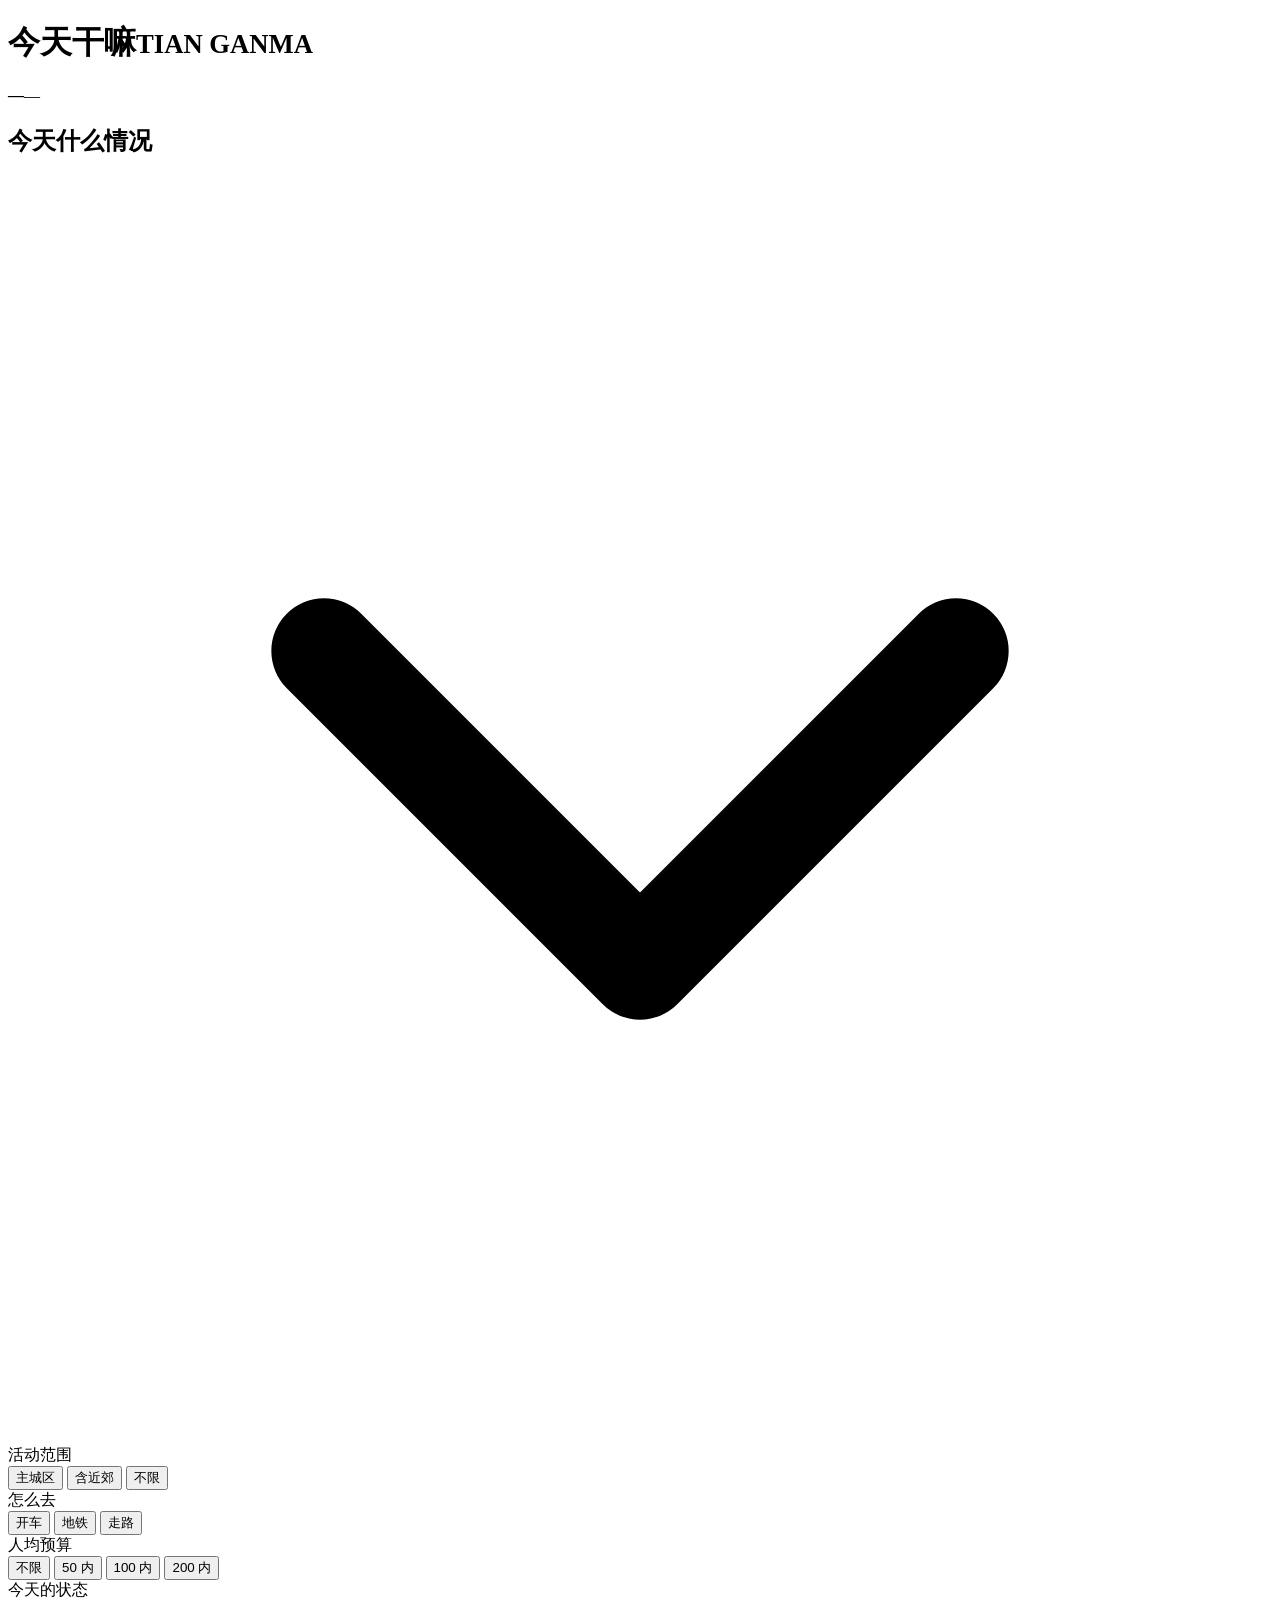
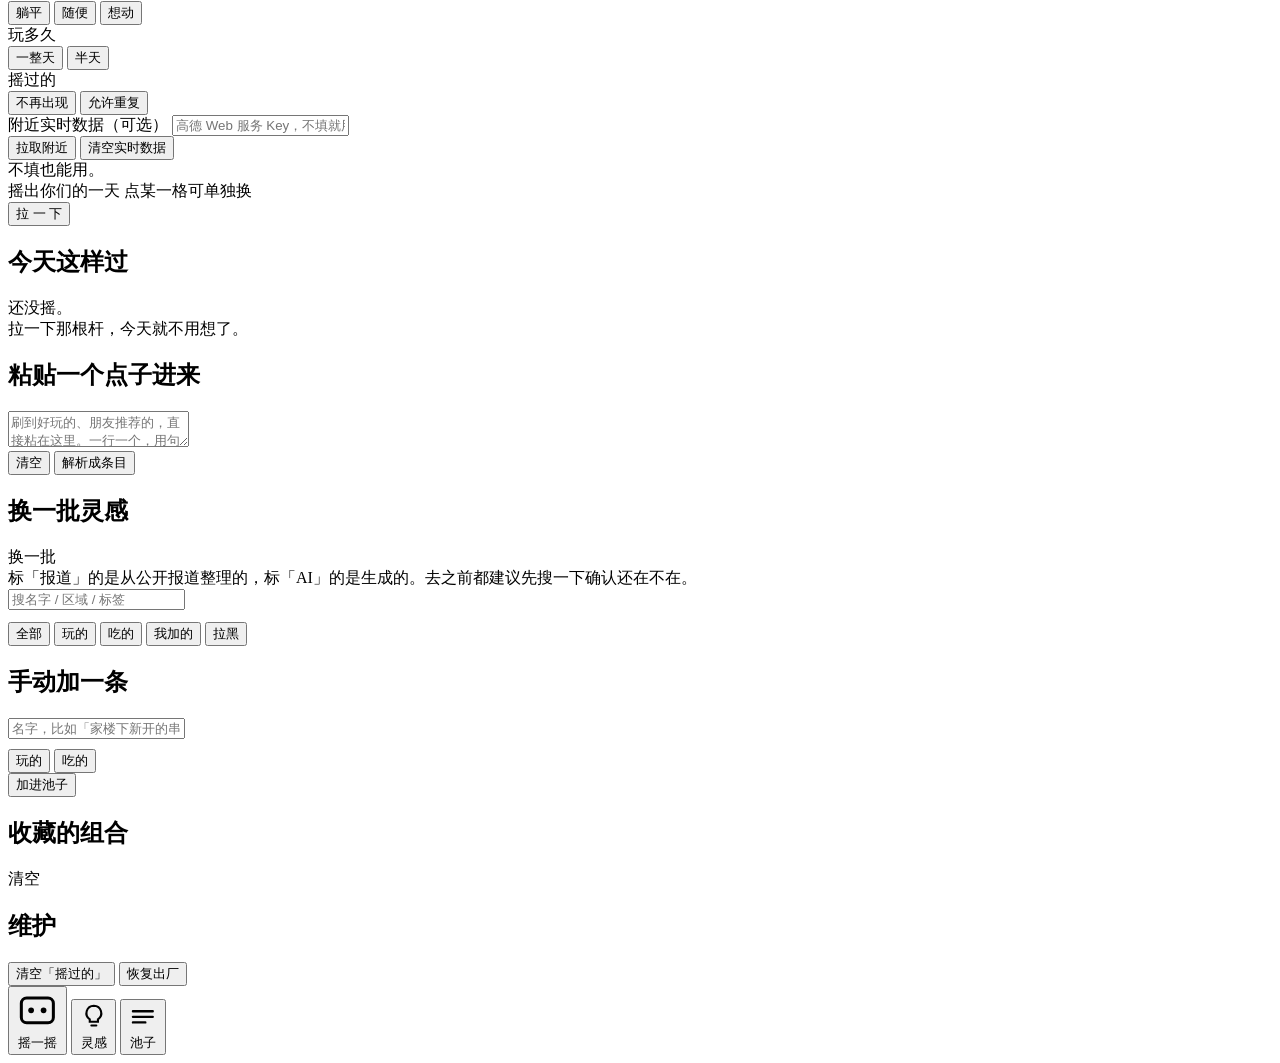
<file: src/tpl.html>
<!DOCTYPE html>
<html lang="zh-CN">
<head>
<meta charset="utf-8">
<meta name="viewport" content="width=device-width,initial-scale=1,viewport-fit=cover">
<meta name="theme-color" content="#FBF8F3">
<meta name="apple-mobile-web-app-capable" content="yes">
<meta name="apple-mobile-web-app-status-bar-style" content="default">
<meta name="apple-mobile-web-app-title" content="今天干嘛">
<title>今天干嘛</title>
<!-- 内联图标：零请求，本地和线上都不会去要 /favicon.ico（那个会 404） -->
<link rel="icon" href="data:image/svg+xml,%3Csvg xmlns='http://www.w3.org/2000/svg' viewBox='0 0 64 64'%3E%3Crect width='64' height='64' rx='14' fill='%23FF9E4F'/%3E%3Ccircle cx='22' cy='28' r='7' fill='%23fff'/%3E%3Ccircle cx='42' cy='28' r='7' fill='%23fff'/%3E%3Ccircle cx='22' cy='29' r='3' fill='%234A2C17'/%3E%3Ccircle cx='42' cy='29' r='3' fill='%234A2C17'/%3E%3Cpath d='M32 36l4 4-4 4-4-4z' fill='%23F4517F'/%3E%3C/svg%3E">
<link rel="apple-touch-icon" href="apple-touch-icon.png">
<style>
/*CSS*/
</style>
</head>
<body>

<div id="app">
  <div class="top">
    <h1>今天干嘛<small>TIAN GANMA</small></h1>
    <div class="date"><b id="dToday">—</b><span id="dWeek">—</span></div>
  </div>

  <main>
    <section id="pgRoll">

      <div class="card cond" id="condCard">
        <div class="cond-head" id="condHead">
          <h2><span class="cond-dot"></span>今天什么情况</h2>
          <span class="cond-sum" id="condSum"></span>
          <svg class="chev" viewBox="0 0 24 24" fill="none"><path d="M6 9l6 6 6-6" stroke="currentColor" stroke-width="2" stroke-linecap="round" stroke-linejoin="round"/></svg>
        </div>
        <div class="cond-body">
          <div class="row"><label>活动范围</label><div class="chips" data-k="scope">
            <button class="chip" data-v="city">主城区</button>
            <button class="chip" data-v="near">含近郊</button>
            <button class="chip" data-v="any">不限</button>
          </div></div>
          <div class="row"><label>怎么去</label><div class="chips" data-k="traffic">
            <button class="chip" data-v="car">开车</button>
            <button class="chip" data-v="metro">地铁</button>
            <button class="chip" data-v="walk">走路</button>
          </div></div>
          <div class="row"><label>人均预算</label><div class="chips" data-k="budget">
            <button class="chip" data-v="0">不限</button>
            <button class="chip" data-v="1">50 内</button>
            <button class="chip" data-v="2">100 内</button>
            <button class="chip" data-v="3">200 内</button>
          </div></div>
          <div class="row"><label>今天的状态</label><div class="chips" data-k="energy">
            <button class="chip" data-v="chill">躺平</button>
            <button class="chip" data-v="any">随便</button>
            <button class="chip" data-v="active">想动</button>
          </div></div>
          <div class="row"><label>玩多久</label><div class="chips" data-k="len">
            <button class="chip" data-v="full">一整天</button>
            <button class="chip" data-v="half">半天</button>
          </div></div>
          <div class="row"><label>摇过的</label><div class="chips" data-k="repeat">
            <button class="chip" data-v="norepeat">不再出现</button>
            <button class="chip" data-v="allow">允许重复</button>
          </div></div>
          <div class="row">
            <label>附近实时数据（可选）</label>
            <input type="password" id="amapKey" placeholder="高德 Web 服务 Key，不填就用本地池">
            <div class="btn-row">
              <button class="btn-g" id="btnLive">拉取附近</button>
              <button class="btn-g" id="btnLiveClear">清空实时数据</button>
            </div>
            <div class="note" id="liveNote">不填也能用。</div>
          </div>
        </div>
      </div>

      <div class="machine" id="machine">
        <div class="machine-t">
          <span class="lb">摇出你们的一天</span>
          <span class="hint">点某一格可单独换</span>
        </div>
        <div class="reels" id="reels">
          <div class="reel" data-type="p" data-label="上午 · 玩"><div class="strip"></div></div>
          <div class="reel" data-type="e" data-label="中午 · 吃"><div class="strip"></div></div>
          <div class="reel" data-type="p" data-label="下午 · 玩"><div class="strip"></div></div>
        </div>
        <div class="lever" id="lever"><div class="knob"></div><div class="stick"></div></div>
        <button class="spin-btn" id="btnSpin">拉 一 下</button>
      </div>

      <div class="card">
        <div class="card-t">
          <h2>今天这样过</h2>
          <span class="lnk" id="planCount"></span>
        </div>
        <div id="planBox"><div class="plan-empty">还没摇。<br>拉一下那根杆，今天就不用想了。</div></div>
        <div class="plan-acts" id="planActs" style="display:none">
          <button id="btnRerollAll">全部重摇</button>
          <button id="btnCopyPlan">复制计划</button>
          <button class="pri" id="btnSaveCombo">存进池子</button>
        </div>
      </div>
    </section>

    <section id="pgIdea" class="hide">
      <div class="card">
        <div class="card-t"><h2>粘贴一个点子进来</h2></div>
        <textarea id="pasteBox" placeholder="刷到好玩的、朋友推荐的，直接粘在这里。一行一个，用句号分开也行。"></textarea>
        <div class="btn-row">
          <button class="btn-sec" id="btnPasteClear">清空</button>
          <button class="btn-pri" id="btnParse">解析成条目</button>
        </div>
      </div>

      <div class="card" id="candCard" style="display:none">
        <div class="card-t"><h2>待确认</h2><span class="lnk" id="candCount"></span></div>
        <div id="candBox"></div>
        <div class="btn-row"><button class="btn-pri" id="btnCandAll">全部加进池子</button></div>
      </div>

      <div class="card">
        <div class="card-t"><h2>换一批灵感</h2><span class="lnk" id="btnMoreIdeas">换一批</span></div>
        <div id="ideaBox"></div>
        <div class="note">标「报道」的是从公开报道整理的，标「AI」的是生成的。去之前都建议先搜一下确认还在不在。</div>
      </div>
    </section>

    <section id="pgPool" class="hide">
      <div class="card">
        <input type="text" id="poolSearch" placeholder="搜名字 / 区域 / 标签" style="margin-bottom:12px">
        <div class="seg" id="poolSeg">
          <button class="on" data-v="all">全部</button>
          <button data-v="p">玩的</button>
          <button data-v="e">吃的</button>
          <button data-v="u">我加的</button>
          <button data-v="x">拉黑</button>
        </div>
        <div id="poolBox"></div>
      </div>

      <div class="card">
        <div class="card-t"><h2>手动加一条</h2></div>
        <input type="text" id="addName" placeholder="名字，比如「家楼下新开的串串」">
        <div class="chips" id="addType" style="margin-top:10px">
          <button class="chip on" data-v="p">玩的</button>
          <button class="chip" data-v="e">吃的</button>
        </div>
        <div class="btn-row"><button class="btn-pri" id="btnAdd">加进池子</button></div>
      </div>

      <div class="card">
        <div class="card-t"><h2>收藏的组合</h2><span class="lnk" id="comboClear">清空</span></div>
        <div id="comboBox"></div>
      </div>

      <div class="card">
        <div class="card-t"><h2>维护</h2></div>
        <div class="btn-row">
          <button class="btn-sec" id="btnResetRecent">清空「摇过的」</button>
          <button class="btn-sec" id="btnResetAll">恢复出厂</button>
        </div>
        <div class="note" id="statNote"></div>
      </div>
    </section>
  </main>

  <nav class="nav" id="nav">
    <button data-p="roll" class="on">
      <svg viewBox="0 0 24 24" fill="none"><rect x="3" y="5" width="18" height="14" rx="3" stroke="currentColor" stroke-width="1.7"/><circle cx="8.5" cy="12" r="1.6" fill="currentColor"/><circle cx="15.5" cy="12" r="1.6" fill="currentColor"/></svg>
      <span>摇一摇</span>
    </button>
    <button data-p="idea">
      <svg viewBox="0 0 24 24" fill="none"><path d="M12 3a6 6 0 0 0-3.3 11v2h6.6v-2A6 6 0 0 0 12 3Z" stroke="currentColor" stroke-width="1.7"/><path d="M10 19h4" stroke="currentColor" stroke-width="1.7" stroke-linecap="round"/></svg>
      <span>灵感</span>
    </button>
    <button data-p="pool">
      <svg viewBox="0 0 24 24" fill="none"><path d="M4 7.5h16M4 12h16M4 16.5h10" stroke="currentColor" stroke-width="1.9" stroke-linecap="round"/></svg>
      <span>池子</span>
    </button>
  </nav>
</div>

<div id="toast"></div>

<script>
/*POOL*/
</script>
<script>
/*IDEAS*/
</script>
<script>
/*APP*/
</script>
</body>
</html>
</file>
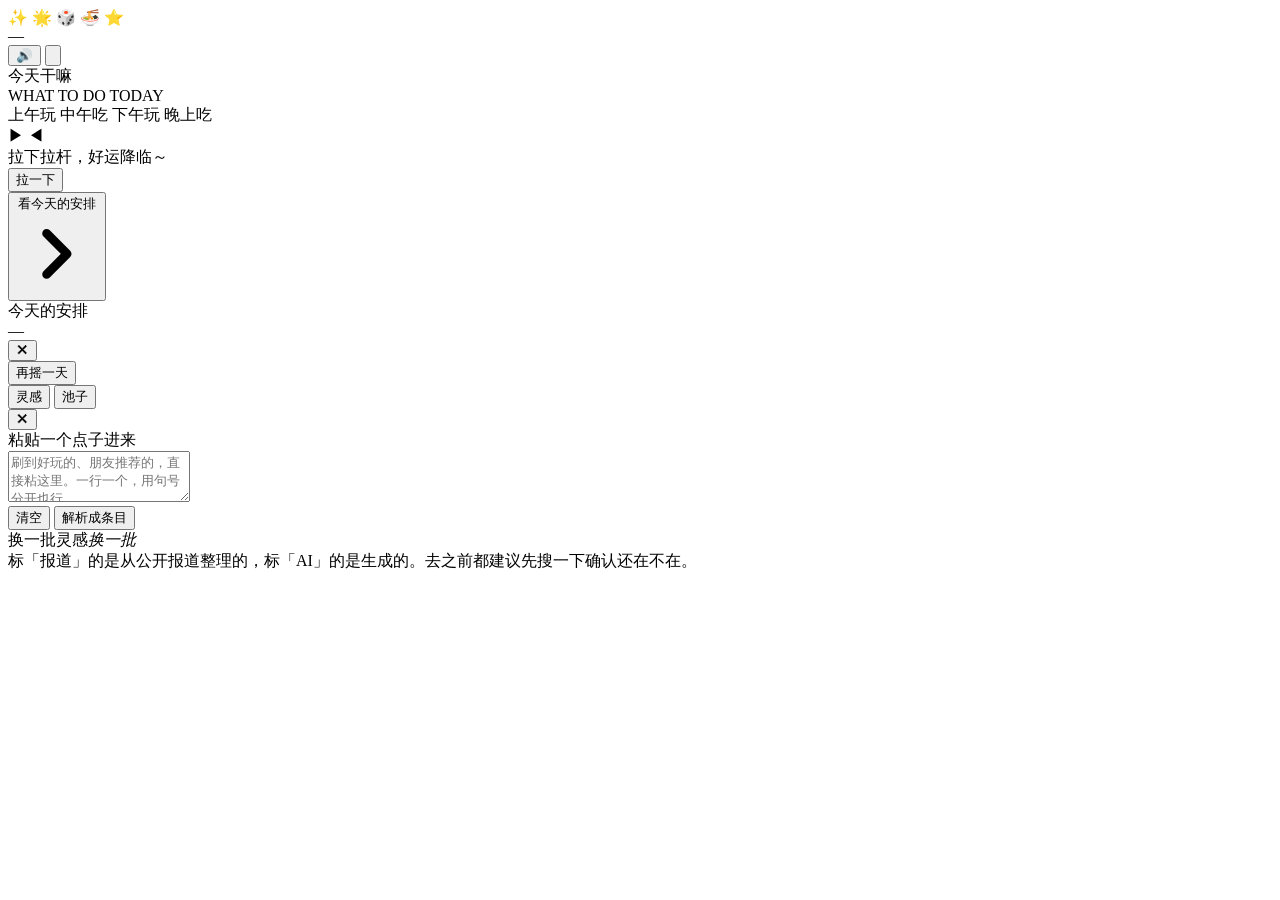
<file: src/phone/tpl.html>
<!DOCTYPE html>
<html lang="zh-CN">
<head>
<meta charset="utf-8">
<meta name="viewport" content="width=device-width,initial-scale=1,viewport-fit=cover,maximum-scale=1,user-scalable=no">
<meta name="theme-color" content="#FFE1EE">
<meta name="apple-mobile-web-app-capable" content="yes">
<meta name="apple-mobile-web-app-status-bar-style" content="default">
<meta name="apple-mobile-web-app-title" content="今天干嘛">
<meta name="format-detection" content="telephone=no">
<title>今天干嘛</title>
<!-- 内联图标：零请求，本地和线上都不会去要 /favicon.ico（那个会 404） -->
<link rel="icon" href="data:image/svg+xml,%3Csvg xmlns='http://www.w3.org/2000/svg' viewBox='0 0 64 64'%3E%3Crect width='64' height='64' rx='14' fill='%23FF9E4F'/%3E%3Ccircle cx='22' cy='28' r='7' fill='%23fff'/%3E%3Ccircle cx='42' cy='28' r='7' fill='%23fff'/%3E%3Ccircle cx='22' cy='29' r='3' fill='%234A2C17'/%3E%3Ccircle cx='42' cy='29' r='3' fill='%234A2C17'/%3E%3Cpath d='M32 36l4 4-4 4-4-4z' fill='%23F4517F'/%3E%3C/svg%3E">
<link rel="apple-touch-icon" href="apple-touch-icon.png">
<style>
/*CSS*/
</style>
</head>
<body>

<div class="stage">

  <span class="float-emoji" style="top:7%;left:2px">✨</span>
  <span class="float-emoji" style="top:13%;right:5px;animation-delay:1.2s">🌟</span>
  <span class="float-emoji" style="top:6%;left:53%;animation-delay:.6s">🎲</span>
  <span class="float-emoji" style="bottom:8%;right:6px;animation-delay:1.8s">🍜</span>
  <span class="float-emoji" style="bottom:4%;left:10px;animation-delay:2.4s">⭐</span>

  <div class="topbar">
    <div class="date-pill" id="dt">—</div>
    <div class="tb-right">
      <button class="icon-btn" id="btnSnd" type="button" aria-label="声音开关">🔊</button>
      <button class="icon-btn" id="btnManage" type="button" aria-label="灵感和池子">
        <svg viewBox="0 0 24 24" fill="none"><path d="M4 7h10M4 12h16M4 17h10" stroke="currentColor" stroke-width="2" stroke-linecap="round"/><path d="M18.5 15v6M15.5 18h6" stroke="currentColor" stroke-width="2" stroke-linecap="round"/></svg>
      </button>
    </div>
  </div>

  <div class="marea">
    <div class="machine" id="machine">

      <div class="ear l"></div>
      <div class="ear r"></div>

      <div class="marquee">
        <div class="bulbs" id="bulbsTop"></div>
        <div class="mtitle">今天干嘛</div>
        <div class="msub">WHAT TO DO TODAY</div>
        <div class="bulbs" id="bulbsBot"></div>
      </div>

      <div class="face">
        <div class="st s1"></div><div class="st s2"></div><div class="st s3"></div>
        <div class="st s4"></div><div class="st s5"></div><div class="st s6"></div>
        <div class="eye l"><i></i></div>
        <div class="eye r"><i></i></div>
        <div class="blush l"></div><div class="blush r"></div>
        <div class="nose"></div>
        <div class="mouth"></div>
      </div>

      <div class="rlabels">
        <span class="rl p">上午玩</span>
        <span class="rl e">中午吃</span>
        <span class="rl p">下午玩</span>
        <span class="rl e">晚上吃</span>
      </div>

      <div class="winwrap">
        <div class="reels-window" id="reels">
          <div class="reel" data-type="p" data-label="上午玩"><div class="strip"></div></div>
          <div class="reel" data-type="e" data-label="中午吃"><div class="strip"></div></div>
          <div class="reel" data-type="p" data-label="下午玩"><div class="strip"></div></div>
          <div class="reel" data-type="e" data-label="晚上吃"><div class="strip"></div></div>
          <span class="pay-arrow l">▶</span>
          <span class="pay-arrow r">◀</span>
        </div>
        <div class="lever" id="lever">
          <div class="lever-base"></div>
          <div class="stick"><div class="ball"></div></div>
        </div>
      </div>

      <div class="win-banner" id="banner">拉下拉杆，好运降临～</div>

      <div class="controls">
        <button class="spin" id="btnPull" type="button">
          <span class="txt">拉一下</span>
        </button>
      </div>

    </div>
  </div>

  <div class="cta">
    <button class="detail" id="btnDetail" type="button">
      <span>看今天的安排</span>
      <svg viewBox="0 0 24 24" fill="none"><path d="M9 6l6 6-6 6" stroke="currentColor" stroke-width="2.6" stroke-linecap="round" stroke-linejoin="round"/></svg>
    </button>
  </div>

</div>

<!-- ===== 详情卡片：从底部升起，摊开一整天 ===== -->
<div class="sheet-mask" id="sheetMask"></div>
<section class="sheet" id="sheet" role="dialog" aria-modal="true" aria-label="今天的安排" aria-hidden="true">
  <div class="sheet-grip"></div>
  <div class="sheet-head">
    <div class="sh-txt">
      <div class="sh-t">今天的安排</div>
      <div class="sh-s" id="sheetSub">—</div>
    </div>
    <button class="sh-close" id="sheetClose" type="button" aria-label="关闭">✕</button>
  </div>
  <div class="sheet-body" id="sheetBody"></div>
  <div class="sheet-foot">
    <button class="sh-again" id="sheetAgain" type="button">再摇一天</button>
  </div>
</section>

<!-- ===== 灵感 / 池子：全屏管理页 ===== -->
<section class="page" id="manage" role="dialog" aria-modal="true" aria-label="灵感和池子" aria-hidden="true">
  <div class="page-grip"></div>
  <div class="page-head">
    <div class="pg-tabs" id="pgTabs">
      <button class="pg-tab on" data-t="idea" type="button">灵感</button>
      <button class="pg-tab" data-t="pool" type="button">池子</button>
    </div>
    <button class="pg-close" id="mgClose" type="button" aria-label="关闭">✕</button>
  </div>

  <div class="page-body" id="mgBody">

    <!-- ---------- 灵感 ---------- -->
    <section class="pg-sec" id="secIdea">
      <div class="card">
        <div class="card-t">粘贴一个点子进来</div>
        <textarea id="pasteBox" rows="3" placeholder="刷到好玩的、朋友推荐的，直接粘这里。一行一个，用句号分开也行。"></textarea>
        <div class="row2">
          <button class="btn2 ghost" id="btnPasteClear" type="button">清空</button>
          <button class="btn2 pri" id="btnParse" type="button">解析成条目</button>
        </div>
      </div>

      <div class="card" id="candCard" hidden>
        <div class="card-t">待确认<em id="candCount"></em></div>
        <div class="list" id="candBox"></div>
        <button class="btn2 pri wide" id="btnCandAll" type="button">全部加进池子</button>
      </div>

      <div class="card">
        <div class="card-t">换一批灵感<em class="lnk" id="btnMoreIdeas">换一批</em></div>
        <div class="list" id="ideaBox"></div>
        <div class="note">标「报道」的是从公开报道整理的，标「AI」的是生成的。去之前都建议先搜一下确认还在不在。</div>
      </div>
    </section>

    <!-- ---------- 池子 ---------- -->
    <section class="pg-sec" id="secPool" hidden>
      <div class="card">
        <input type="search" id="poolSearch" placeholder="搜名字 / 区域 / 标签" autocomplete="off">
        <div class="seg" id="poolSeg">
          <button class="on" data-v="all" type="button">全部</button>
          <button data-v="p" type="button">玩的</button>
          <button data-v="e" type="button">吃的</button>
          <button data-v="u" type="button">我加的</button>
          <button data-v="x" type="button">拉黑</button>
        </div>
        <div class="list" id="poolBox"></div>
      </div>

      <div class="card">
        <div class="card-t">手动加一条</div>
        <input type="text" id="addName" placeholder="名字，比如「家楼下新开的串串」" autocomplete="off">
        <div class="chips" id="addType">
          <button class="chip on" data-v="p" type="button">玩的</button>
          <button class="chip" data-v="e" type="button">吃的</button>
        </div>
        <button class="btn2 pri wide" id="btnAdd" type="button">加进池子</button>
      </div>

      <div class="card">
        <div class="card-t">维护</div>
        <div class="row2">
          <button class="btn2 ghost" id="btnResetRecent" type="button">清空「摇过的」</button>
          <button class="btn2 warn" id="btnResetAll" type="button">恢复出厂</button>
        </div>
        <div class="note" id="statNote"></div>
      </div>
    </section>

  </div>
</section>

<div id="toast"></div>
<div class="confetti-layer" id="confettiLayer"></div>

<script>
/*POOL*/
</script>
<script>
/*IDEAS*/
</script>
<script>
/*APP*/
</script>
</body>
</html>
</file>
